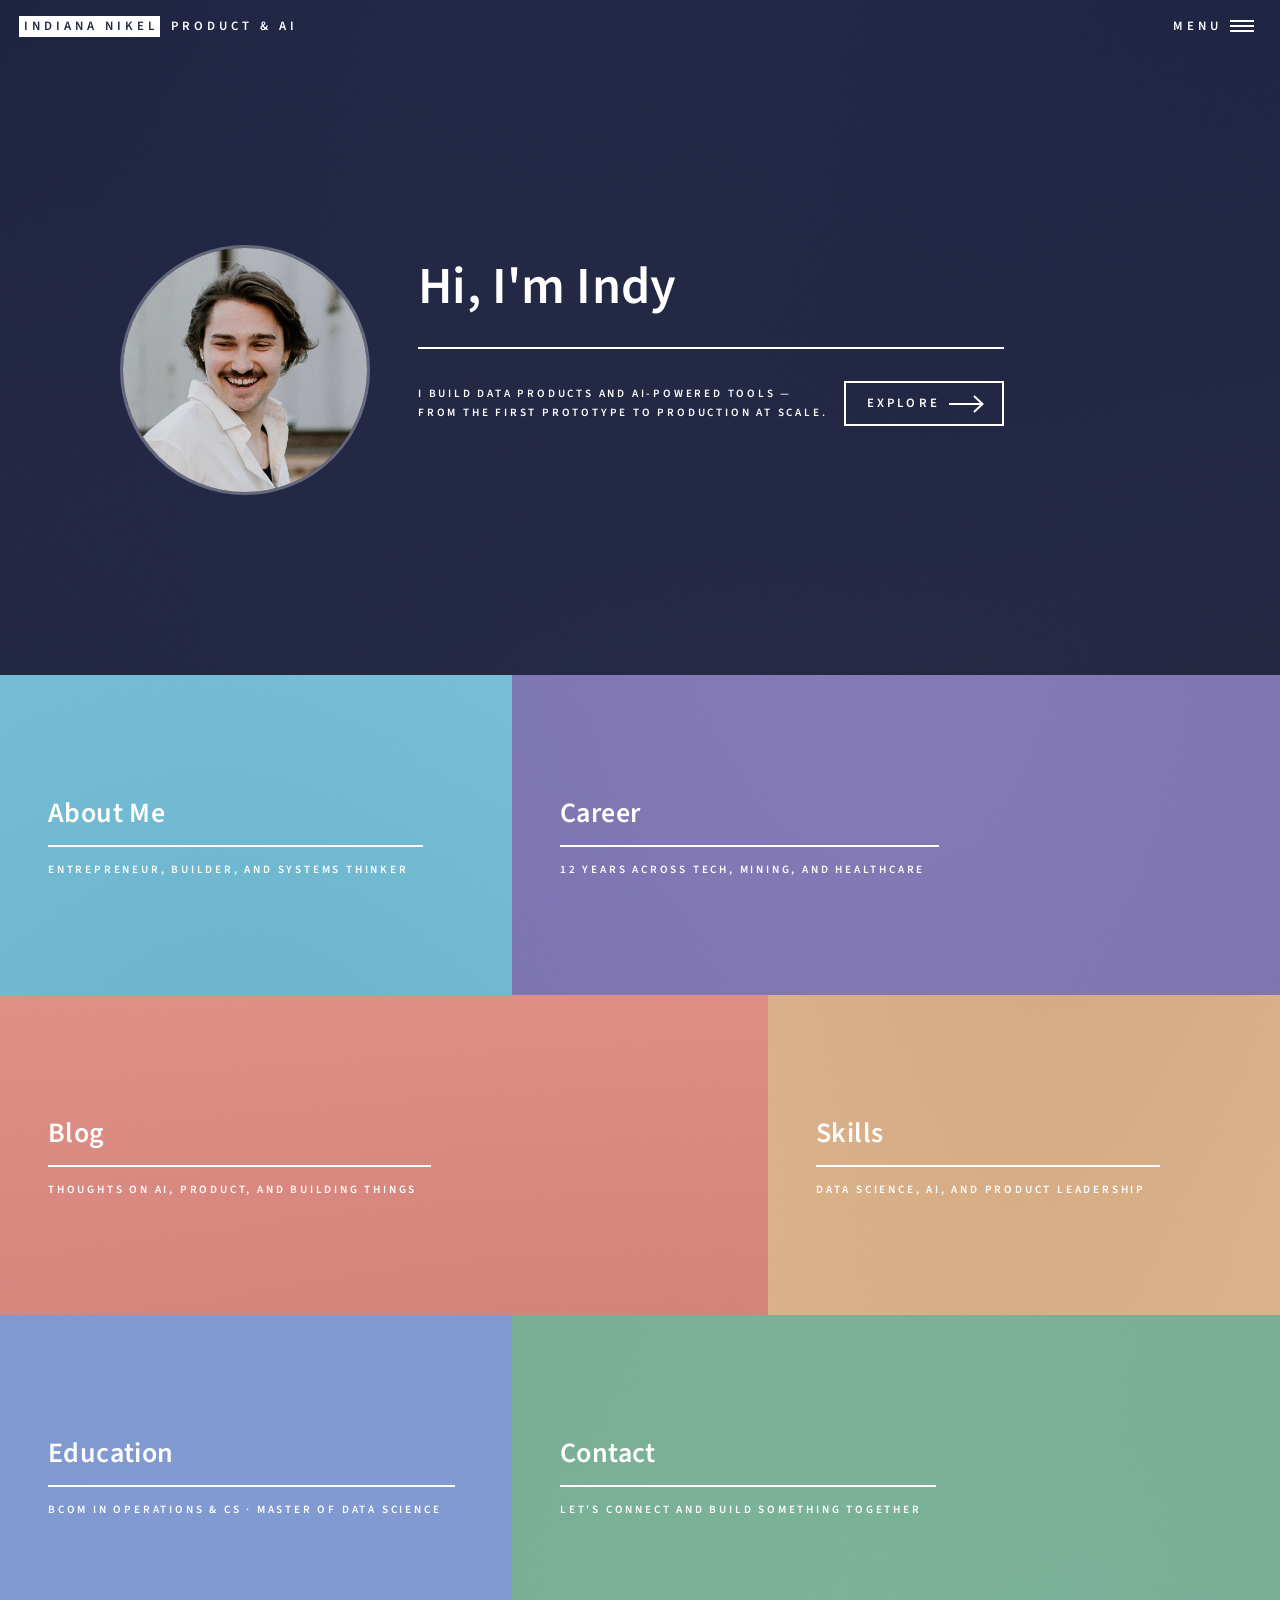
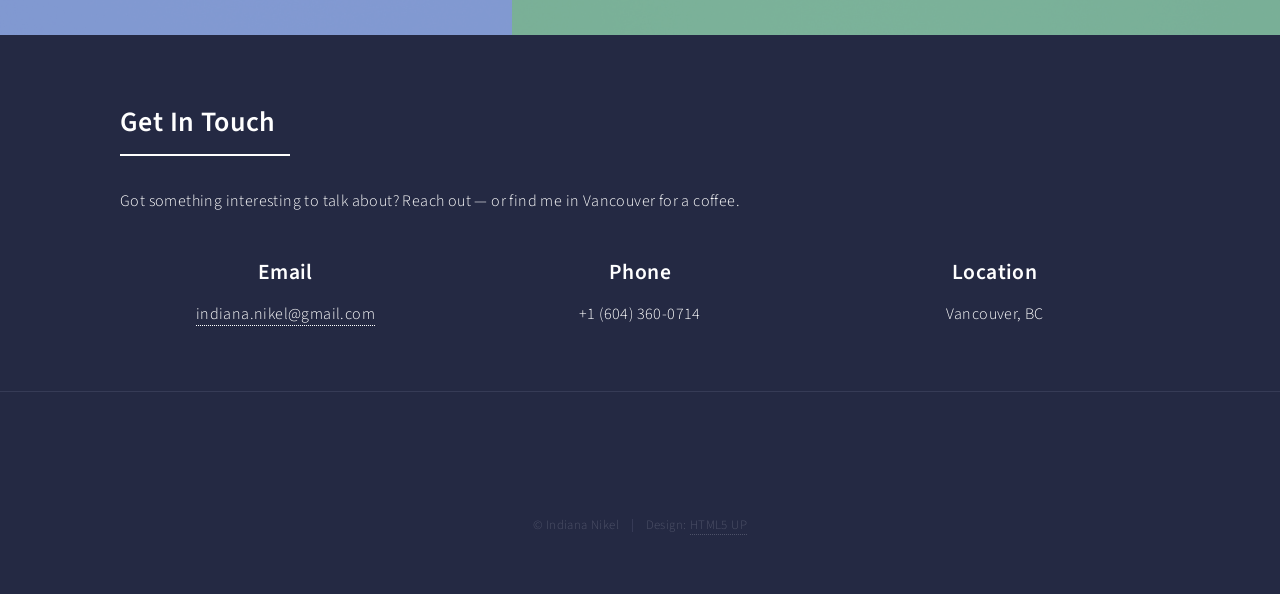
<file: index.html>
<!DOCTYPE HTML>
<!--
	Forty by HTML5 UP
	html5up.net | @ajlkn
	Free for personal and commercial use under the CCA 3.0 license (html5up.net/license)
-->
<html>
	<head>
		<title>Indiana Nikel</title>
		<meta charset="utf-8" />
		<meta name="viewport" content="width=device-width, initial-scale=1, user-scalable=no" />
		<link rel="stylesheet" href="assets/css/main.css" />
		<noscript><link rel="stylesheet" href="assets/css/noscript.css" /></noscript>
		<style>
			.banner-portrait {
				display: flex;
				flex-direction: column;
				align-items: center;
				text-align: center;
				gap: 2em;
			}
			@media (min-width: 980px) {
				.banner-portrait {
					flex-direction: row;
					align-items: flex-start;
					text-align: left;
					gap: 3em;
				}
			}

			.contact-centered {
				text-align: center;
				padding-left: 0;
			}
			.contact-centered .icon {
				position: static;
				display: block;
				margin-bottom: 0.5em;
			}
			@media (max-width: 979px) {
				.contact-centered {
					text-align: left;
					padding-left: 3.25em;
					position: relative;
					margin-bottom: 1.5em;
				}
				.contact-centered .icon {
					position: absolute;
					left: 0;
					top: 0;
					display: inline-block;
					margin-bottom: 0;
				}
			}

			#contact > .inner {
				flex-direction: column !important;
			}
			#contact > .inner > section {
				width: 100% !important;
				border-right: none !important;
				padding-left: 0 !important;
				padding-right: 0 !important;
			}

			#footer .inner {
				text-align: center;
			}
		</style>
	</head>
	<body class="is-preload">

		<!-- Wrapper -->
			<div id="wrapper">

				<!-- Header -->
					<header id="header" class="alt">
						<a href="index.html" class="logo"><strong>Indiana Nikel</strong> <span>Product &amp; AI</span></a>
						<nav>
							<a href="#menu">Menu</a>
						</nav>
					</header>

				<!-- Menu -->
					<nav id="menu">
						<ul class="links">
							<li><a href="index.html">Home</a></li>
							<li><a href="about.html">About</a></li>
							<li><a href="career.html">Career</a></li>
							<li><a href="blog.html">Blog</a></li>
							<li><a href="skills.html">Skills</a></li>
							<li><a href="education.html">Education</a></li>
							<li><a href="#contact" class="scrolly">Contact</a></li>
						</ul>
						<ul class="actions stacked">
							<li><a href="#contact" class="button primary fit scrolly">Get In Touch</a></li>
						</ul>
					</nav>

				<!-- Banner -->
					<section id="banner" class="major">
						<div class="inner banner-portrait">
							<div style="flex-shrink: 0;">
								<img src="images/profile.jpeg" alt="Indiana Nikel" style="border-radius: 50%; width: 250px; height: 250px; object-fit: cover; display: block; border: 3px solid rgba(255,255,255,0.3);" />
							</div>
							<div>
								<header class="major">
									<h1>Hi, I'm Indy</h1>
								</header>
								<div class="content">
									<p>I build data products and AI-powered tools &mdash;<br />
									from the first prototype to production at scale.</p>
									<ul class="actions">
										<li><a href="#one" class="button next scrolly">Explore</a></li>
									</ul>
								</div>
							</div>
						</div>
					</section>

				<!-- Main -->
					<div id="main">

						<!-- Tiles -->
							<section id="one" class="tiles">
								<article>
									<span class="image">
										<img src="images/pic01.jpg" alt="" />
									</span>
									<header class="major">
										<h3><a href="about.html" class="link">About Me</a></h3>
										<p>Entrepreneur, builder, and systems thinker</p>
									</header>
								</article>
								<article>
									<span class="image">
										<img src="images/pic02.jpg" alt="" />
									</span>
									<header class="major">
										<h3><a href="career.html" class="link">Career</a></h3>
										<p>12 years across tech, mining, and healthcare</p>
									</header>
								</article>
								<article>
									<span class="image">
										<img src="images/pic03.jpg" alt="" />
									</span>
									<header class="major">
										<h3><a href="blog.html" class="link">Blog</a></h3>
										<p>Thoughts on AI, product, and building things</p>
									</header>
								</article>
								<article>
									<span class="image">
										<img src="images/pic04.jpg" alt="" />
									</span>
									<header class="major">
										<h3><a href="skills.html" class="link">Skills</a></h3>
										<p>Data science, AI, and product leadership</p>
									</header>
								</article>
								<article>
									<span class="image">
										<img src="images/pic05.jpg" alt="" />
									</span>
									<header class="major">
										<h3><a href="education.html" class="link">Education</a></h3>
										<p>BCom in Operations &amp; CS &middot; Master of Data Science</p>
									</header>
								</article>
								<article>
									<span class="image">
										<img src="images/pic06.jpg" alt="" />
									</span>
									<header class="major">
										<h3><a href="#contact" class="link scrolly">Contact</a></h3>
										<p>Let's connect and build something together</p>
									</header>
								</article>
							</section>

					</div>

				<!-- Contact -->
					<section id="contact">
						<div class="inner">
							<section>
								<header class="major">
									<h2>Get In Touch</h2>
								</header>
								<p>Got something interesting to talk about? Reach out &mdash; or find me in Vancouver for a coffee.</p>
								<div class="row">
									<div class="col-4 col-12-medium">
										<div class="contact-method contact-centered">
											<span class="icon solid alt fa-envelope"></span>
											<h3>Email</h3>
											<a href="mailto:indiana.nikel@gmail.com">indiana.nikel@gmail.com</a>
										</div>
									</div>
									<div class="col-4 col-12-medium">
										<div class="contact-method contact-centered">
											<span class="icon solid alt fa-phone"></span>
											<h3>Phone</h3>
											<span>+1 (604) 360-0714</span>
										</div>
									</div>
									<div class="col-4 col-12-medium">
										<div class="contact-method contact-centered">
											<span class="icon solid alt fa-home"></span>
											<h3>Location</h3>
											<span>Vancouver, BC</span>
										</div>
									</div>
								</div>
							</section>
						</div>
					</section>

				<!-- Footer -->
					<footer id="footer">
						<div class="inner">
							<ul class="icons">
								<li><a href="https://www.linkedin.com/in/indiana-nikel/" class="icon brands alt fa-linkedin-in"><span class="label">LinkedIn</span></a></li>
								<li><a href="https://github.com/indiana-nikel" class="icon brands alt fa-github"><span class="label">GitHub</span></a></li>
								<li><a href="https://x.com/indiana_nikel" class="icon brands alt fa-x-twitter"><span class="label">X</span></a></li>
								<li><a href="https://www.instagram.com/indynikel/" class="icon brands alt fa-instagram"><span class="label">Instagram</span></a></li>

							</ul>
							<ul class="copyright">
								<li>&copy; Indiana Nikel</li><li>Design: <a href="https://html5up.net">HTML5 UP</a></li>
							</ul>
						</div>
					</footer>

			</div>

		<!-- Scripts -->
			<script src="assets/js/jquery.min.js"></script>
			<script src="assets/js/jquery.scrolly.min.js"></script>
			<script src="assets/js/jquery.scrollex.min.js"></script>
			<script src="assets/js/browser.min.js"></script>
			<script src="assets/js/breakpoints.min.js"></script>
			<script src="assets/js/util.js"></script>
			<script src="assets/js/main.js"></script>

	</body>
</html>
</file>
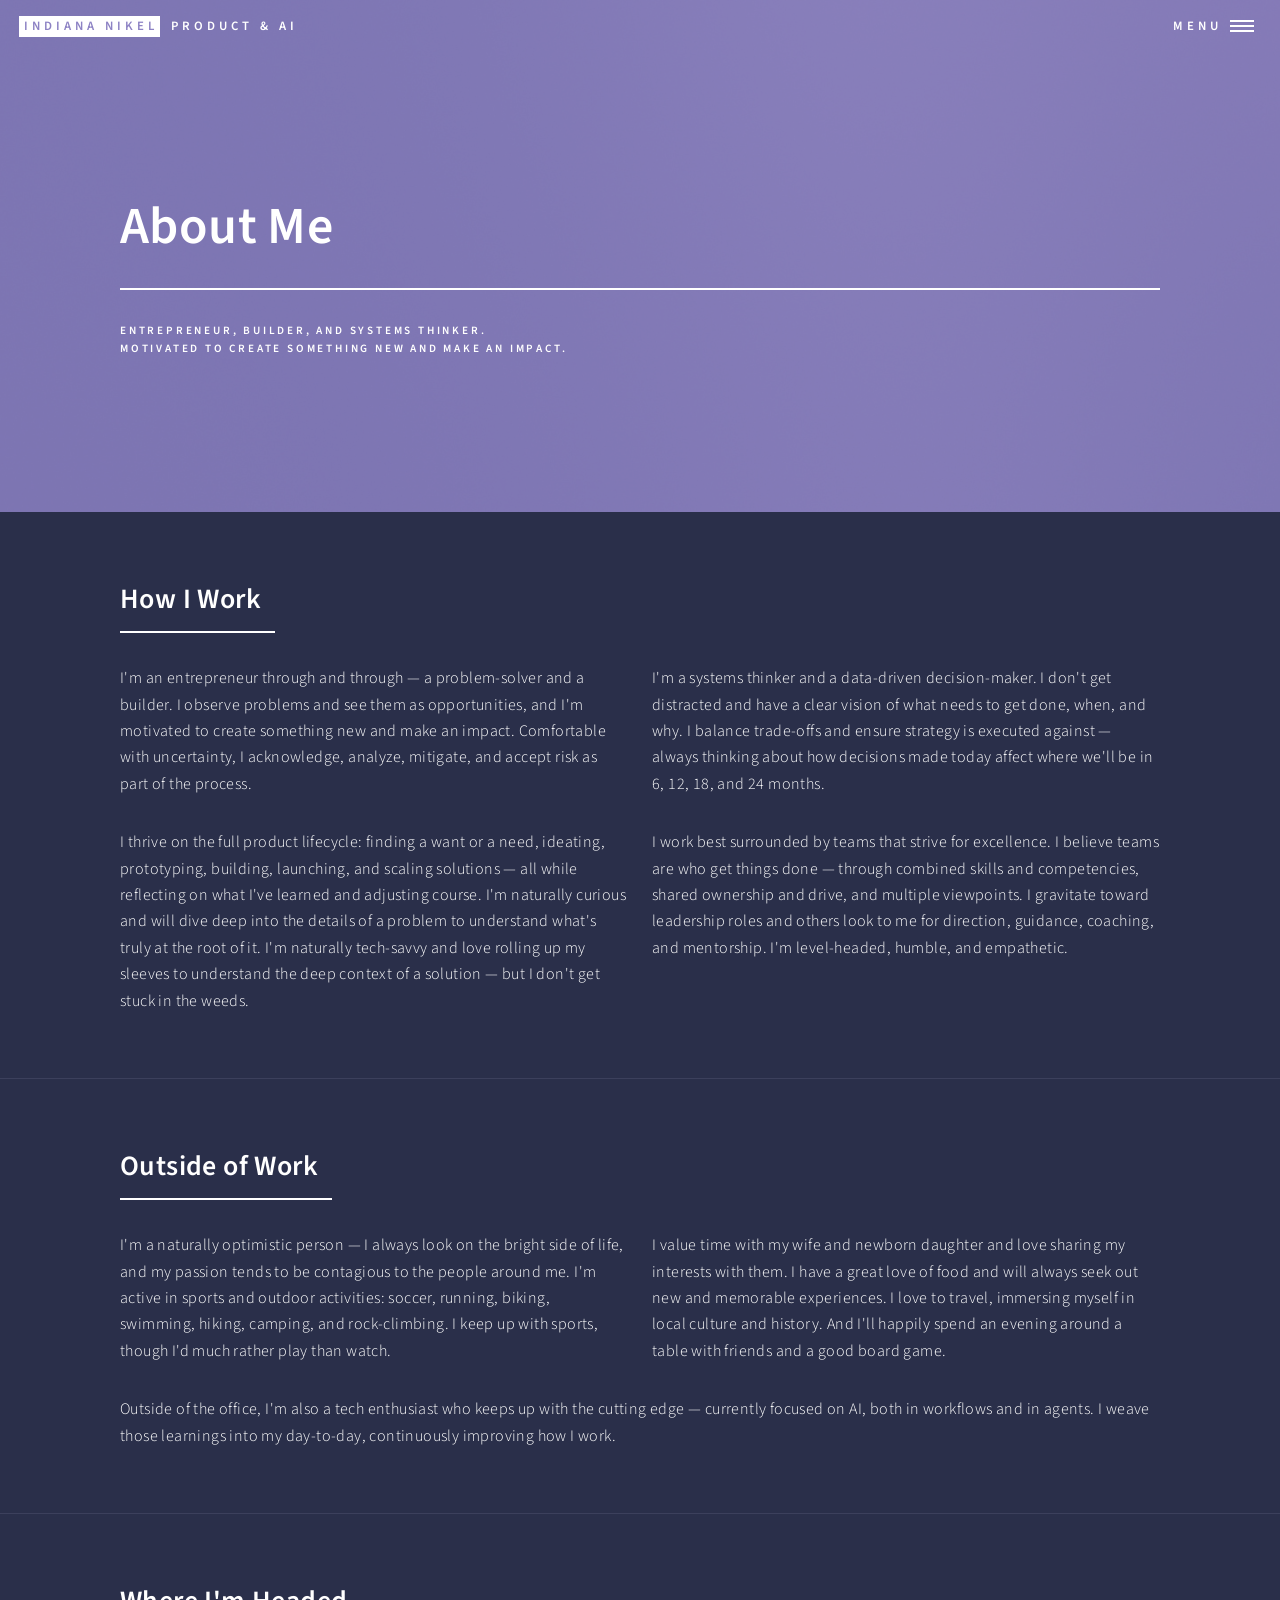
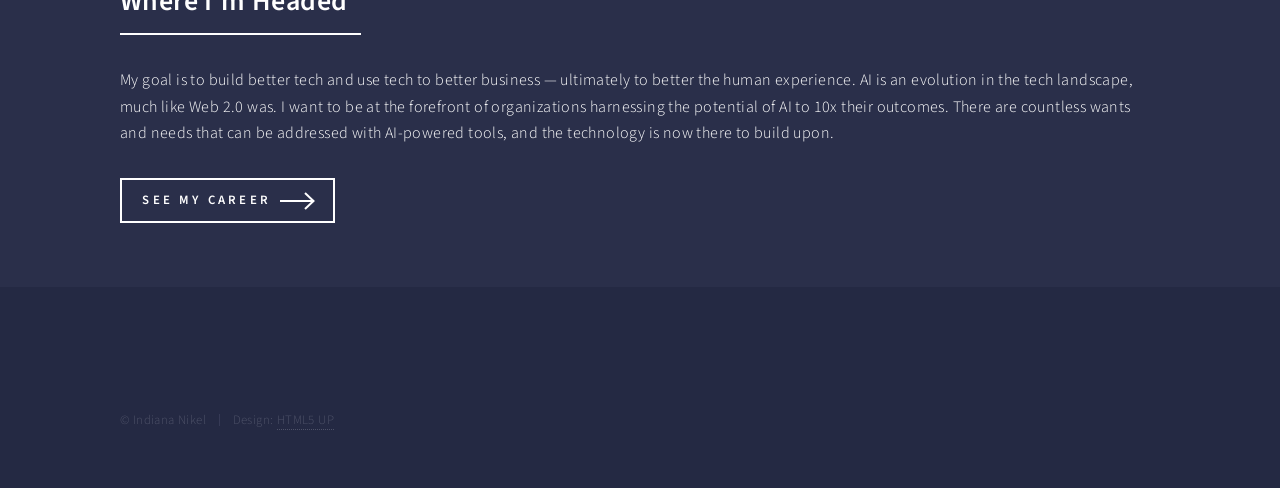
<file: about.html>
<!DOCTYPE HTML>
<!--
	Forty by HTML5 UP
	html5up.net | @ajlkn
	Free for personal and commercial use under the CCA 3.0 license (html5up.net/license)
-->
<html>
	<head>
		<title>About Me | Indiana Nikel</title>
		<meta charset="utf-8" />
		<meta name="viewport" content="width=device-width, initial-scale=1, user-scalable=no" />
		<link rel="stylesheet" href="assets/css/main.css" />
		<noscript><link rel="stylesheet" href="assets/css/noscript.css" /></noscript>
	</head>
	<body class="is-preload">

		<!-- Wrapper -->
			<div id="wrapper">

				<!-- Header -->
					<header id="header" class="alt style2">
						<a href="index.html" class="logo"><strong>Indiana Nikel</strong> <span>Product &amp; AI</span></a>
						<nav>
							<a href="#menu">Menu</a>
						</nav>
					</header>

				<!-- Menu -->
					<nav id="menu">
						<ul class="links">
							<li><a href="index.html">Home</a></li>
							<li><a href="about.html">About</a></li>
							<li><a href="career.html">Career</a></li>
							<li><a href="blog.html">Blog</a></li>
							<li><a href="skills.html">Skills</a></li>
							<li><a href="education.html">Education</a></li>
							<li><a href="index.html#contact">Contact</a></li>
						</ul>
						<ul class="actions stacked">
							<li><a href="index.html#contact" class="button primary fit">Get In Touch</a></li>
						</ul>
					</nav>

				<!-- Banner -->
					<section id="banner" class="style2">
						<div class="inner">
							<span class="image">
								<img src="images/pic07.jpg" alt="" />
							</span>
							<header class="major">
								<h1>About Me</h1>
							</header>
							<div class="content">
								<p>Entrepreneur, builder, and systems thinker.<br />
								Motivated to create something new and make an impact.</p>
							</div>
						</div>
					</section>

				<!-- Main -->
					<div id="main">
					<!-- Professional -->
							<section id="one">
								<div class="inner">
									<header class="major">
										<h2>How I Work</h2>
									</header>
									<div class="row">
										<div class="col-6 col-12-small">
											<p>I'm an entrepreneur through and through &mdash; a problem-solver and a builder. I observe problems and see them as opportunities, and I'm motivated to create something new and make an impact. Comfortable with uncertainty, I acknowledge, analyze, mitigate, and accept risk as part of the process.</p>
											<p>I thrive on the full product lifecycle: finding a want or a need, ideating, prototyping, building, launching, and scaling solutions &mdash; all while reflecting on what I've learned and adjusting course. I'm naturally curious and will dive deep into the details of a problem to understand what's truly at the root of it. I'm naturally tech-savvy and love rolling up my sleeves to understand the deep context of a solution &mdash; but I don't get stuck in the weeds.</p>
										</div>
										<div class="col-6 col-12-small">
											<p>I'm a systems thinker and a data-driven decision-maker. I don't get distracted and have a clear vision of what needs to get done, when, and why. I balance trade-offs and ensure strategy is executed against &mdash; always thinking about how decisions made today affect where we'll be in 6, 12, 18, and 24 months.</p>
											<p>I work best surrounded by teams that strive for excellence. I believe teams are who get things done &mdash; through combined skills and competencies, shared ownership and drive, and multiple viewpoints. I gravitate toward leadership roles and others look to me for direction, guidance, coaching, and mentorship. I'm level-headed, humble, and empathetic.</p>
										</div>
									</div>
								</div>
							</section>

						<!-- Personal -->
							<section id="two">
								<div class="inner">
									<header class="major">
										<h2>Outside of Work</h2>
									</header>
									<div class="row">
										<div class="col-6 col-12-small">
											<p>I'm a naturally optimistic person &mdash; I always look on the bright side of life, and my passion tends to be contagious to the people around me. I'm active in sports and outdoor activities: soccer, running, biking, swimming, hiking, camping, and rock-climbing. I keep up with sports, though I'd much rather play than watch.</p>
										</div>
										<div class="col-6 col-12-small">
											<p>I value time with my wife and newborn daughter and love sharing my interests with them. I have a great love of food and will always seek out new and memorable experiences. I love to travel, immersing myself in local culture and history. And I'll happily spend an evening around a table with friends and a good board game.</p>
										</div>
									</div>
									<p>Outside of the office, I'm also a tech enthusiast who keeps up with the cutting edge &mdash; currently focused on AI, both in workflows and in agents. I weave those learnings into my day-to-day, continuously improving how I work.</p>
								</div>
							</section>

						<!-- Goal -->
							<section id="three">
								<div class="inner">
									<header class="major">
										<h2>Where I'm Headed</h2>
									</header>
									<p>My goal is to build better tech and use tech to better business &mdash; ultimately to better the human experience. AI is an evolution in the tech landscape, much like Web 2.0 was. I want to be at the forefront of organizations harnessing the potential of AI to 10x their outcomes. There are countless wants and needs that can be addressed with AI-powered tools, and the technology is now there to build upon.</p>
									<ul class="actions">
										<li><a href="career.html" class="button next">See My Career</a></li>
									</ul>
								</div>
							</section>

					</div>

				<!-- Footer -->
					<footer id="footer">
						<div class="inner">
							<ul class="icons">
								<li><a href="https://www.linkedin.com/in/indiana-nikel/" class="icon brands alt fa-linkedin-in"><span class="label">LinkedIn</span></a></li>
								<li><a href="https://github.com/indiana-nikel" class="icon brands alt fa-github"><span class="label">GitHub</span></a></li>
								<li><a href="https://x.com/indiana_nikel" class="icon brands alt fa-x-twitter"><span class="label">X</span></a></li>
								<li><a href="https://www.instagram.com/indynikel/" class="icon brands alt fa-instagram"><span class="label">Instagram</span></a></li>

							</ul>
							<ul class="copyright">
								<li>&copy; Indiana Nikel</li><li>Design: <a href="https://html5up.net">HTML5 UP</a></li>
							</ul>
						</div>
					</footer>

			</div>

		<!-- Scripts -->
			<script src="assets/js/jquery.min.js"></script>
			<script src="assets/js/jquery.scrolly.min.js"></script>
			<script src="assets/js/jquery.scrollex.min.js"></script>
			<script src="assets/js/browser.min.js"></script>
			<script src="assets/js/breakpoints.min.js"></script>
			<script src="assets/js/util.js"></script>
			<script src="assets/js/main.js"></script>

	</body>
</html>
</file>
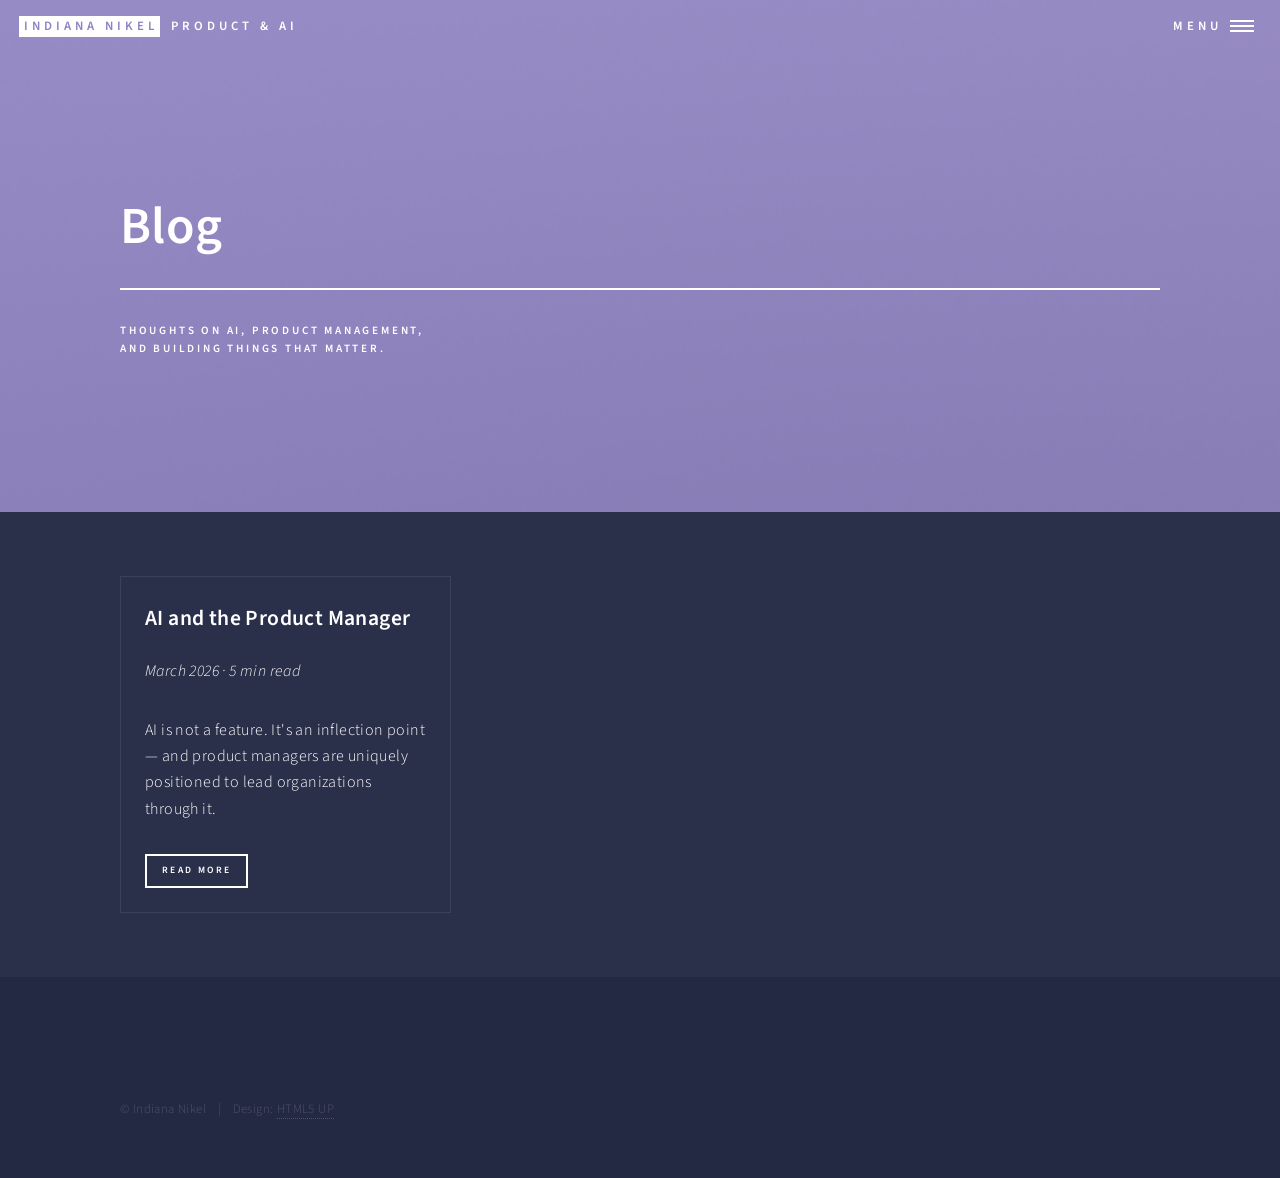
<file: blog.html>
<!DOCTYPE HTML>
<!--
	Forty by HTML5 UP
	html5up.net | @ajlkn
	Free for personal and commercial use under the CCA 3.0 license (html5up.net/license)
-->
<html>
	<head>
		<title>Blog | Indiana Nikel</title>
		<meta charset="utf-8" />
		<meta name="viewport" content="width=device-width, initial-scale=1, user-scalable=no" />
		<link rel="stylesheet" href="assets/css/main.css" />
		<noscript><link rel="stylesheet" href="assets/css/noscript.css" /></noscript>
	</head>
	<body class="is-preload">

		<!-- Wrapper -->
			<div id="wrapper">

				<!-- Header -->
					<header id="header" class="alt style2">
						<a href="index.html" class="logo"><strong>Indiana Nikel</strong> <span>Product &amp; AI</span></a>
						<nav>
							<a href="#menu">Menu</a>
						</nav>
					</header>

				<!-- Menu -->
					<nav id="menu">
						<ul class="links">
							<li><a href="index.html">Home</a></li>
							<li><a href="about.html">About</a></li>
							<li><a href="career.html">Career</a></li>
							<li><a href="blog.html">Blog</a></li>
							<li><a href="skills.html">Skills</a></li>
							<li><a href="education.html">Education</a></li>
							<li><a href="index.html#contact">Contact</a></li>
						</ul>
						<ul class="actions stacked">
							<li><a href="index.html#contact" class="button primary fit">Get In Touch</a></li>
						</ul>
					</nav>

				<!-- Banner -->
					<section id="banner" class="style2">
						<div class="inner">
							<span class="image">
								<img src="images/pic03.jpg" alt="" />
							</span>
							<header class="major">
								<h1>Blog</h1>
							</header>
							<div class="content">
								<p>Thoughts on AI, product management,<br />
								and building things that matter.</p>
							</div>
						</div>
					</section>

				<!-- Main -->
					<div id="main">

						<section id="one">
							<div class="inner">
								<div class="row">

									<!-- Blog Post Card -->
									<!-- To add a new post: copy one of the article blocks below,
									     update the href, title, date, and excerpt,
									     and place it before the others (newest first). -->

									<div class="col-4 col-12-medium">
										<div class="box">
											<h3><a href="blog/ai-and-the-product-manager.html">AI and the Product Manager</a></h3>
											<p><em>March 2026 &middot; 5 min read</em></p>
											<p>AI is not a feature. It's an inflection point &mdash; and product managers are uniquely positioned to lead organizations through it.</p>
											<ul class="actions">
												<li><a href="blog/ai-and-the-product-manager.html" class="button small">Read More</a></li>
											</ul>
										</div>
									</div>

									<!-- End Blog Post Cards -->

								</div>
							</div>
						</section>

					</div>

				<!-- Footer -->
					<footer id="footer">
						<div class="inner">
							<ul class="icons">
								<li><a href="https://www.linkedin.com/in/indiana-nikel/" class="icon brands alt fa-linkedin-in"><span class="label">LinkedIn</span></a></li>
								<li><a href="https://github.com/indiana-nikel" class="icon brands alt fa-github"><span class="label">GitHub</span></a></li>
								<li><a href="https://x.com/indiana_nikel" class="icon brands alt fa-x-twitter"><span class="label">X</span></a></li>
								<li><a href="https://www.instagram.com/indynikel/" class="icon brands alt fa-instagram"><span class="label">Instagram</span></a></li>

							</ul>
							<ul class="copyright">
								<li>&copy; Indiana Nikel</li><li>Design: <a href="https://html5up.net">HTML5 UP</a></li>
							</ul>
						</div>
					</footer>

			</div>

		<!-- Scripts -->
			<script src="assets/js/jquery.min.js"></script>
			<script src="assets/js/jquery.scrolly.min.js"></script>
			<script src="assets/js/jquery.scrollex.min.js"></script>
			<script src="assets/js/browser.min.js"></script>
			<script src="assets/js/breakpoints.min.js"></script>
			<script src="assets/js/util.js"></script>
			<script src="assets/js/main.js"></script>

	</body>
</html>
</file>
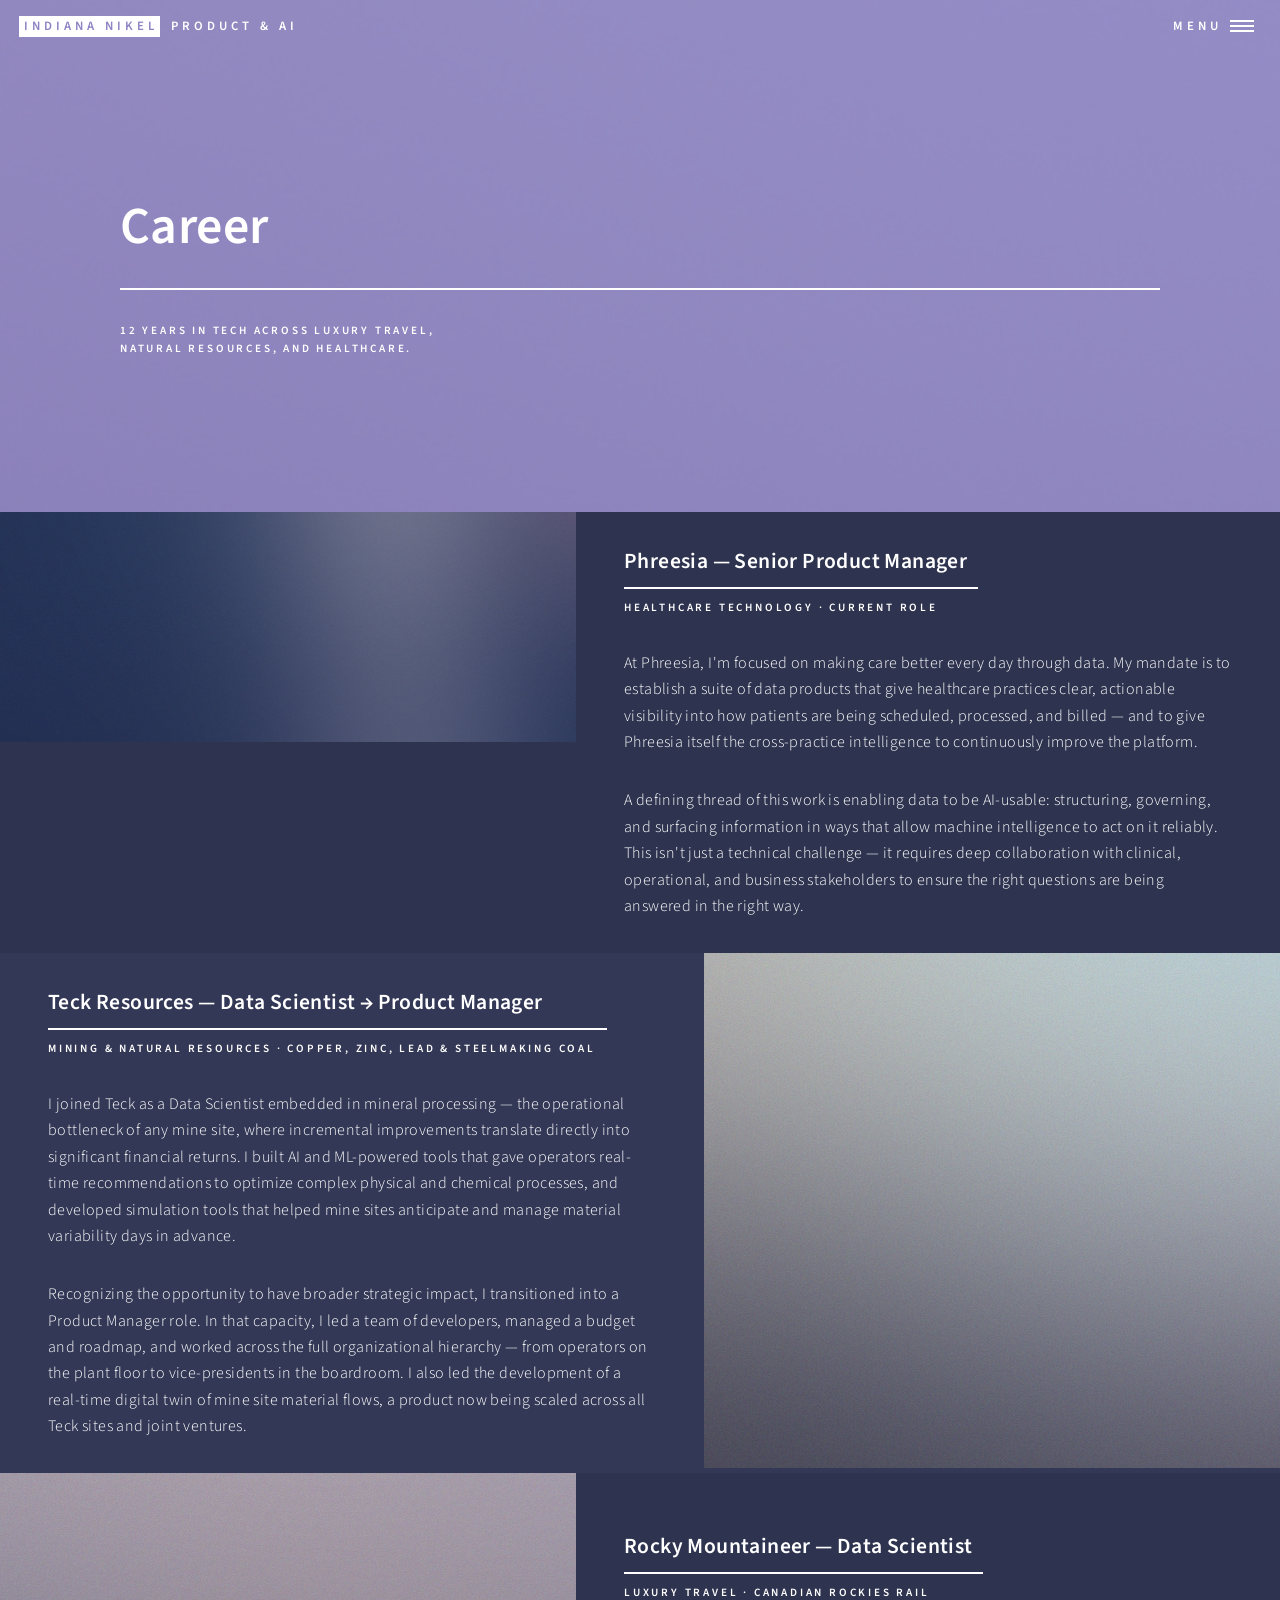
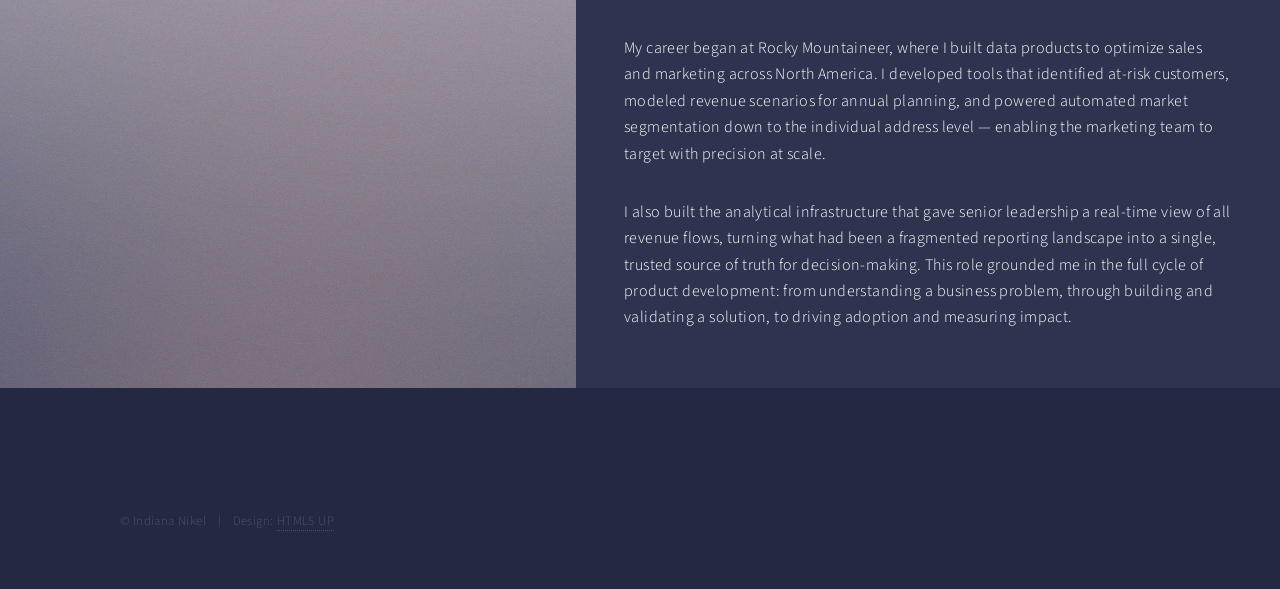
<file: career.html>
<!DOCTYPE HTML>
<!--
	Forty by HTML5 UP
	html5up.net | @ajlkn
	Free for personal and commercial use under the CCA 3.0 license (html5up.net/license)
-->
<html>
	<head>
		<title>Career | Indiana Nikel</title>
		<meta charset="utf-8" />
		<meta name="viewport" content="width=device-width, initial-scale=1, user-scalable=no" />
		<link rel="stylesheet" href="assets/css/main.css" />
		<noscript><link rel="stylesheet" href="assets/css/noscript.css" /></noscript>
	</head>
	<body class="is-preload">

		<!-- Wrapper -->
			<div id="wrapper">

				<!-- Header -->
					<header id="header" class="alt style2">
						<a href="index.html" class="logo"><strong>Indiana Nikel</strong> <span>Product &amp; AI</span></a>
						<nav>
							<a href="#menu">Menu</a>
						</nav>
					</header>

				<!-- Menu -->
					<nav id="menu">
						<ul class="links">
							<li><a href="index.html">Home</a></li>
							<li><a href="about.html">About</a></li>
							<li><a href="career.html">Career</a></li>
							<li><a href="blog.html">Blog</a></li>
							<li><a href="skills.html">Skills</a></li>
							<li><a href="education.html">Education</a></li>
							<li><a href="index.html#contact">Contact</a></li>
						</ul>
						<ul class="actions stacked">
							<li><a href="index.html#contact" class="button primary fit">Get In Touch</a></li>
						</ul>
					</nav>

				<!-- Banner -->
					<section id="banner" class="style2">
						<div class="inner">
							<span class="image">
								<img src="images/pic08.jpg" alt="" />
							</span>
							<header class="major">
								<h1>Career</h1>
							</header>
							<div class="content">
								<p>12 years in tech across luxury travel,<br />
								natural resources, and healthcare.</p>
							</div>
						</div>
					</section>

				<!-- Main -->
					<div id="main">

						<!-- Spotlights -->
							<section id="one" class="spotlights">

								<section>
									<span class="image">
										<img src="images/pic07.jpg" alt="" data-position="center center" />
									</span>
									<div class="content">
										<div class="inner">
											<header class="major">
												<h3>Phreesia &mdash; Senior Product Manager</h3>
												<p>Healthcare Technology &middot; Current Role</p>
											</header>
											<p>At Phreesia, I'm focused on making care better every day through data. My mandate is to establish a suite of data products that give healthcare practices clear, actionable visibility into how patients are being scheduled, processed, and billed &mdash; and to give Phreesia itself the cross-practice intelligence to continuously improve the platform.</p>
											<p>A defining thread of this work is enabling data to be AI-usable: structuring, governing, and surfacing information in ways that allow machine intelligence to act on it reliably. This isn't just a technical challenge &mdash; it requires deep collaboration with clinical, operational, and business stakeholders to ensure the right questions are being answered in the right way.</p>
										</div>
									</div>
								</section>

								<section>
									<span class="image">
										<img src="images/pic08.jpg" alt="" data-position="top center" />
									</span>
									<div class="content">
										<div class="inner">
											<header class="major">
												<h3>Teck Resources &mdash; Data Scientist &rarr; Product Manager</h3>
												<p>Mining &amp; Natural Resources &middot; Copper, Zinc, Lead &amp; Steelmaking Coal</p>
											</header>
											<p>I joined Teck as a Data Scientist embedded in mineral processing &mdash; the operational bottleneck of any mine site, where incremental improvements translate directly into significant financial returns. I built AI and ML-powered tools that gave operators real-time recommendations to optimize complex physical and chemical processes, and developed simulation tools that helped mine sites anticipate and manage material variability days in advance.</p>
											<p>Recognizing the opportunity to have broader strategic impact, I transitioned into a Product Manager role. In that capacity, I led a team of developers, managed a budget and roadmap, and worked across the full organizational hierarchy &mdash; from operators on the plant floor to vice-presidents in the boardroom. I also led the development of a real-time digital twin of mine site material flows, a product now being scaled across all Teck sites and joint ventures.</p>
										</div>
									</div>
								</section>

								<section>
									<span class="image">
										<img src="images/pic09.jpg" alt="" data-position="25% 25%" />
									</span>
									<div class="content">
										<div class="inner">
											<header class="major">
												<h3>Rocky Mountaineer &mdash; Data Scientist</h3>
												<p>Luxury Travel &middot; Canadian Rockies Rail</p>
											</header>
											<p>My career began at Rocky Mountaineer, where I built data products to optimize sales and marketing across North America. I developed tools that identified at-risk customers, modeled revenue scenarios for annual planning, and powered automated market segmentation down to the individual address level &mdash; enabling the marketing team to target with precision at scale.</p>
											<p>I also built the analytical infrastructure that gave senior leadership a real-time view of all revenue flows, turning what had been a fragmented reporting landscape into a single, trusted source of truth for decision-making. This role grounded me in the full cycle of product development: from understanding a business problem, through building and validating a solution, to driving adoption and measuring impact.</p>
										</div>
									</div>
								</section>

							</section>

					</div>

				<!-- Footer -->
					<footer id="footer">
						<div class="inner">
							<ul class="icons">
								<li><a href="https://www.linkedin.com/in/indiana-nikel/" class="icon brands alt fa-linkedin-in"><span class="label">LinkedIn</span></a></li>
								<li><a href="https://github.com/indiana-nikel" class="icon brands alt fa-github"><span class="label">GitHub</span></a></li>
								<li><a href="https://x.com/indiana_nikel" class="icon brands alt fa-x-twitter"><span class="label">X</span></a></li>
								<li><a href="https://www.instagram.com/indynikel/" class="icon brands alt fa-instagram"><span class="label">Instagram</span></a></li>

							</ul>
							<ul class="copyright">
								<li>&copy; Indiana Nikel</li><li>Design: <a href="https://html5up.net">HTML5 UP</a></li>
							</ul>
						</div>
					</footer>

			</div>

		<!-- Scripts -->
			<script src="assets/js/jquery.min.js"></script>
			<script src="assets/js/jquery.scrolly.min.js"></script>
			<script src="assets/js/jquery.scrollex.min.js"></script>
			<script src="assets/js/browser.min.js"></script>
			<script src="assets/js/breakpoints.min.js"></script>
			<script src="assets/js/util.js"></script>
			<script src="assets/js/main.js"></script>

	</body>
</html>
</file>
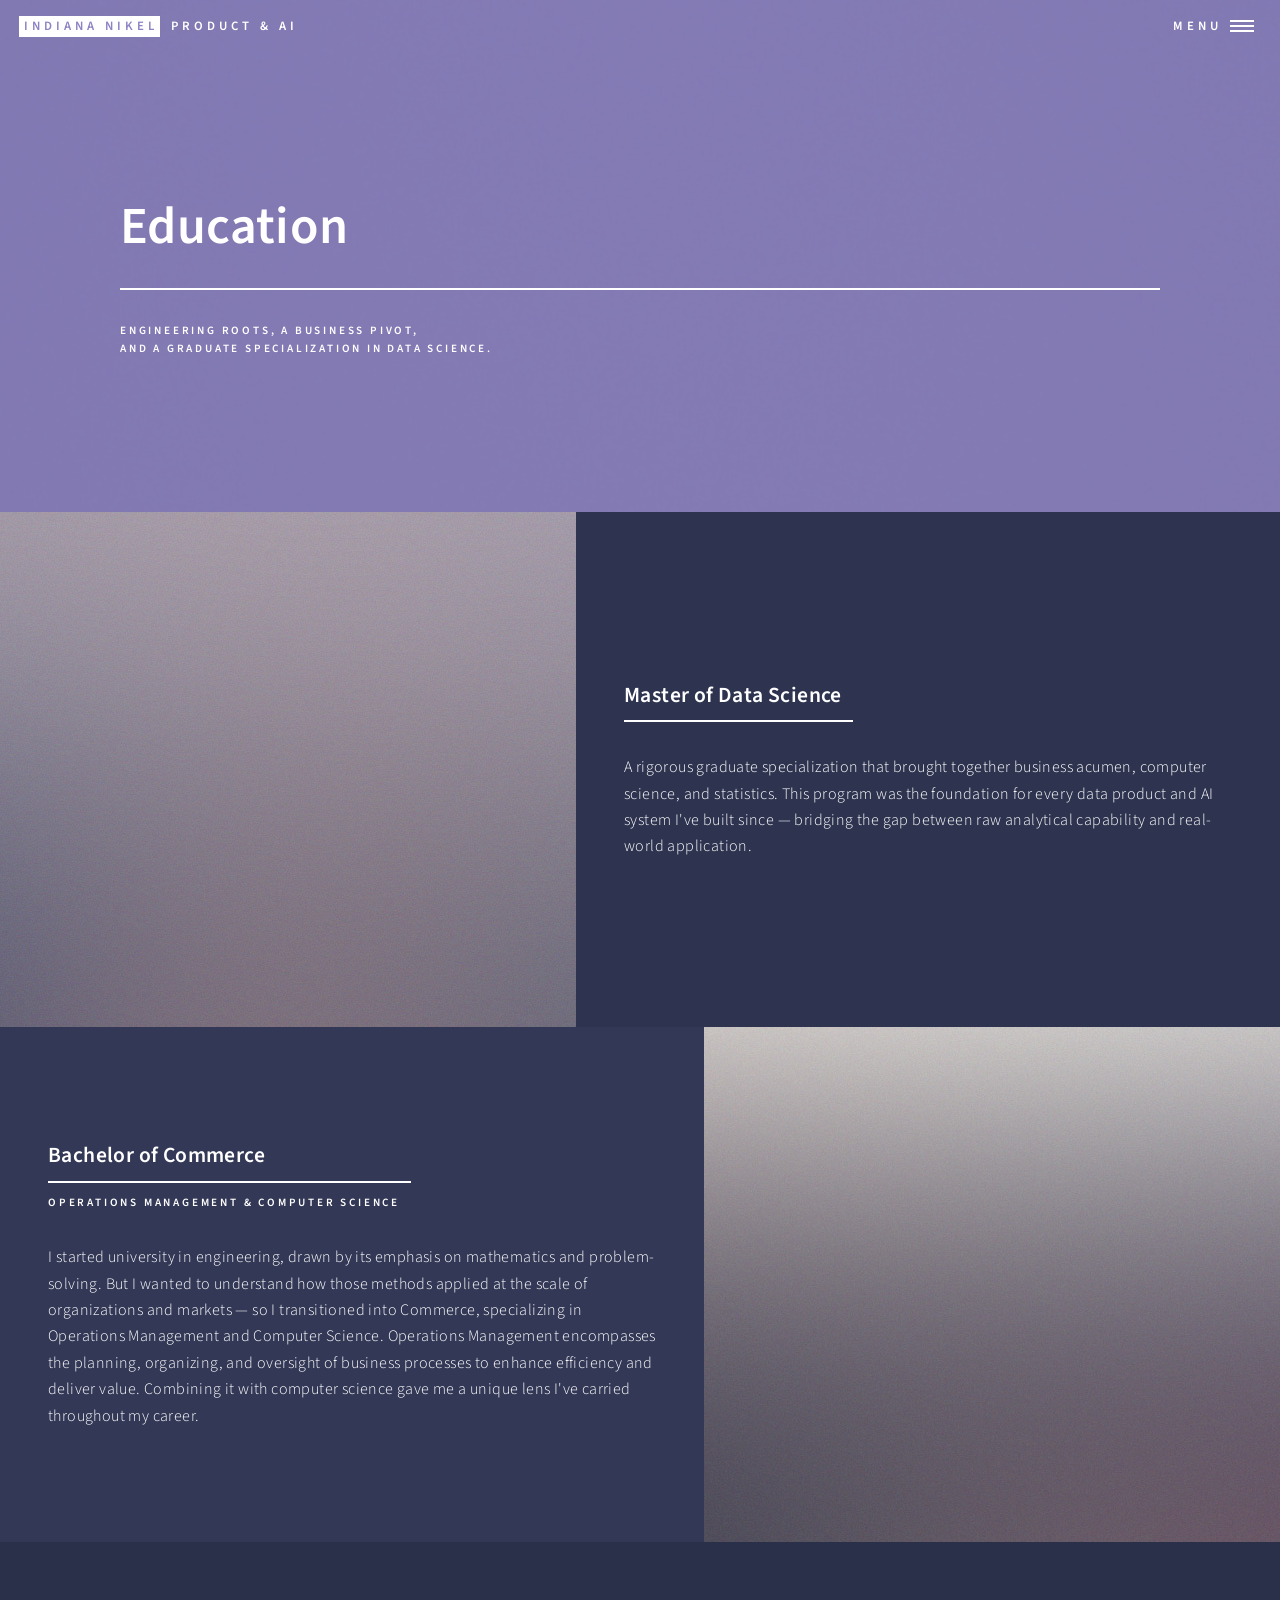
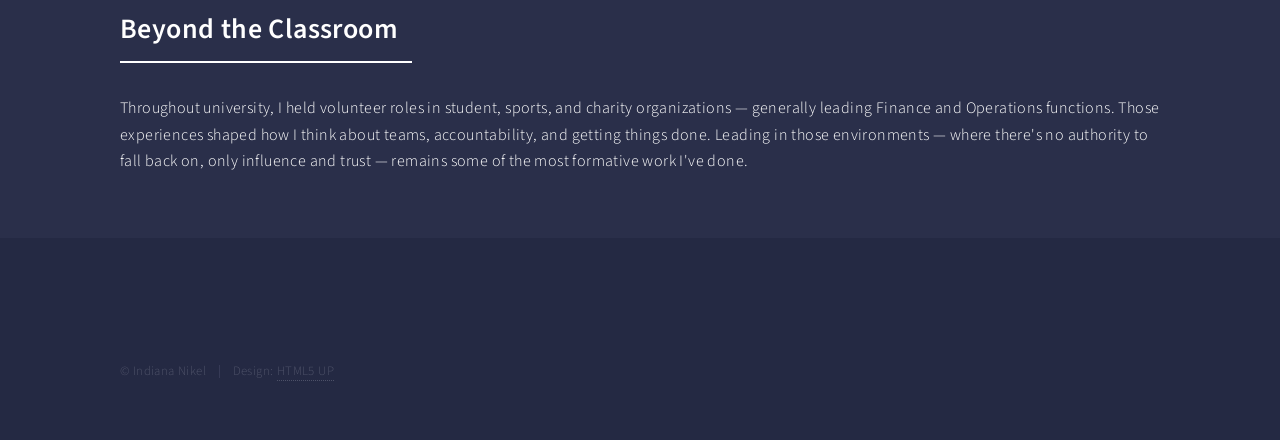
<file: education.html>
<!DOCTYPE HTML>
<!--
	Forty by HTML5 UP
	html5up.net | @ajlkn
	Free for personal and commercial use under the CCA 3.0 license (html5up.net/license)
-->
<html>
	<head>
		<title>Education | Indiana Nikel</title>
		<meta charset="utf-8" />
		<meta name="viewport" content="width=device-width, initial-scale=1, user-scalable=no" />
		<link rel="stylesheet" href="assets/css/main.css" />
		<noscript><link rel="stylesheet" href="assets/css/noscript.css" /></noscript>
	</head>
	<body class="is-preload">

		<!-- Wrapper -->
			<div id="wrapper">

				<!-- Header -->
					<header id="header" class="alt style2">
						<a href="index.html" class="logo"><strong>Indiana Nikel</strong> <span>Product &amp; AI</span></a>
						<nav>
							<a href="#menu">Menu</a>
						</nav>
					</header>

				<!-- Menu -->
					<nav id="menu">
						<ul class="links">
							<li><a href="index.html">Home</a></li>
							<li><a href="about.html">About</a></li>
							<li><a href="career.html">Career</a></li>
							<li><a href="blog.html">Blog</a></li>
							<li><a href="skills.html">Skills</a></li>
							<li><a href="education.html">Education</a></li>
							<li><a href="index.html#contact">Contact</a></li>
						</ul>
						<ul class="actions stacked">
							<li><a href="index.html#contact" class="button primary fit">Get In Touch</a></li>
						</ul>
					</nav>

				<!-- Banner -->
					<section id="banner" class="style2">
						<div class="inner">
							<span class="image">
								<img src="images/pic05.jpg" alt="" />
							</span>
							<header class="major">
								<h1>Education</h1>
							</header>
							<div class="content">
								<p>Engineering roots, a business pivot,<br />
								and a graduate specialization in data science.</p>
							</div>
						</div>
					</section>

				<!-- Main -->
					<div id="main">

						<!-- Degrees -->
							<section id="one" class="spotlights">

								<section>
									<span class="image">
										<img src="images/pic09.jpg" alt="" data-position="center center" />
									</span>
									<div class="content">
										<div class="inner">
											<header class="major">
												<h3>Master of Data Science</h3>
											</header>
											<p>A rigorous graduate specialization that brought together business acumen, computer science, and statistics. This program was the foundation for every data product and AI system I've built since &mdash; bridging the gap between raw analytical capability and real-world application.</p>
										</div>
									</div>
								</section>

								<section>
									<span class="image">
										<img src="images/pic10.jpg" alt="" data-position="top center" />
									</span>
									<div class="content">
										<div class="inner">
											<header class="major">
												<h3>Bachelor of Commerce</h3>
												<p>Operations Management &amp; Computer Science</p>
											</header>
											<p>I started university in engineering, drawn by its emphasis on mathematics and problem-solving. But I wanted to understand how those methods applied at the scale of organizations and markets &mdash; so I transitioned into Commerce, specializing in Operations Management and Computer Science. Operations Management encompasses the planning, organizing, and oversight of business processes to enhance efficiency and deliver value. Combining it with computer science gave me a unique lens I've carried throughout my career.</p>
										</div>
									</div>
								</section>

							</section>

						<!-- Extracurricular -->
							<section id="two">
								<div class="inner">
									<header class="major">
										<h2>Beyond the Classroom</h2>
									</header>
									<p>Throughout university, I held volunteer roles in student, sports, and charity organizations &mdash; generally leading Finance and Operations functions. Those experiences shaped how I think about teams, accountability, and getting things done. Leading in those environments &mdash; where there's no authority to fall back on, only influence and trust &mdash; remains some of the most formative work I've done.</p>
								</div>
							</section>

					</div>

				<!-- Footer -->
					<footer id="footer">
						<div class="inner">
							<ul class="icons">
								<li><a href="https://www.linkedin.com/in/indiana-nikel/" class="icon brands alt fa-linkedin-in"><span class="label">LinkedIn</span></a></li>
								<li><a href="https://github.com/indiana-nikel" class="icon brands alt fa-github"><span class="label">GitHub</span></a></li>
								<li><a href="https://x.com/indiana_nikel" class="icon brands alt fa-x-twitter"><span class="label">X</span></a></li>
								<li><a href="https://www.instagram.com/indynikel/" class="icon brands alt fa-instagram"><span class="label">Instagram</span></a></li>

							</ul>
							<ul class="copyright">
								<li>&copy; Indiana Nikel</li><li>Design: <a href="https://html5up.net">HTML5 UP</a></li>
							</ul>
						</div>
					</footer>

			</div>

		<!-- Scripts -->
			<script src="assets/js/jquery.min.js"></script>
			<script src="assets/js/jquery.scrolly.min.js"></script>
			<script src="assets/js/jquery.scrollex.min.js"></script>
			<script src="assets/js/browser.min.js"></script>
			<script src="assets/js/breakpoints.min.js"></script>
			<script src="assets/js/util.js"></script>
			<script src="assets/js/main.js"></script>

	</body>
</html>
</file>
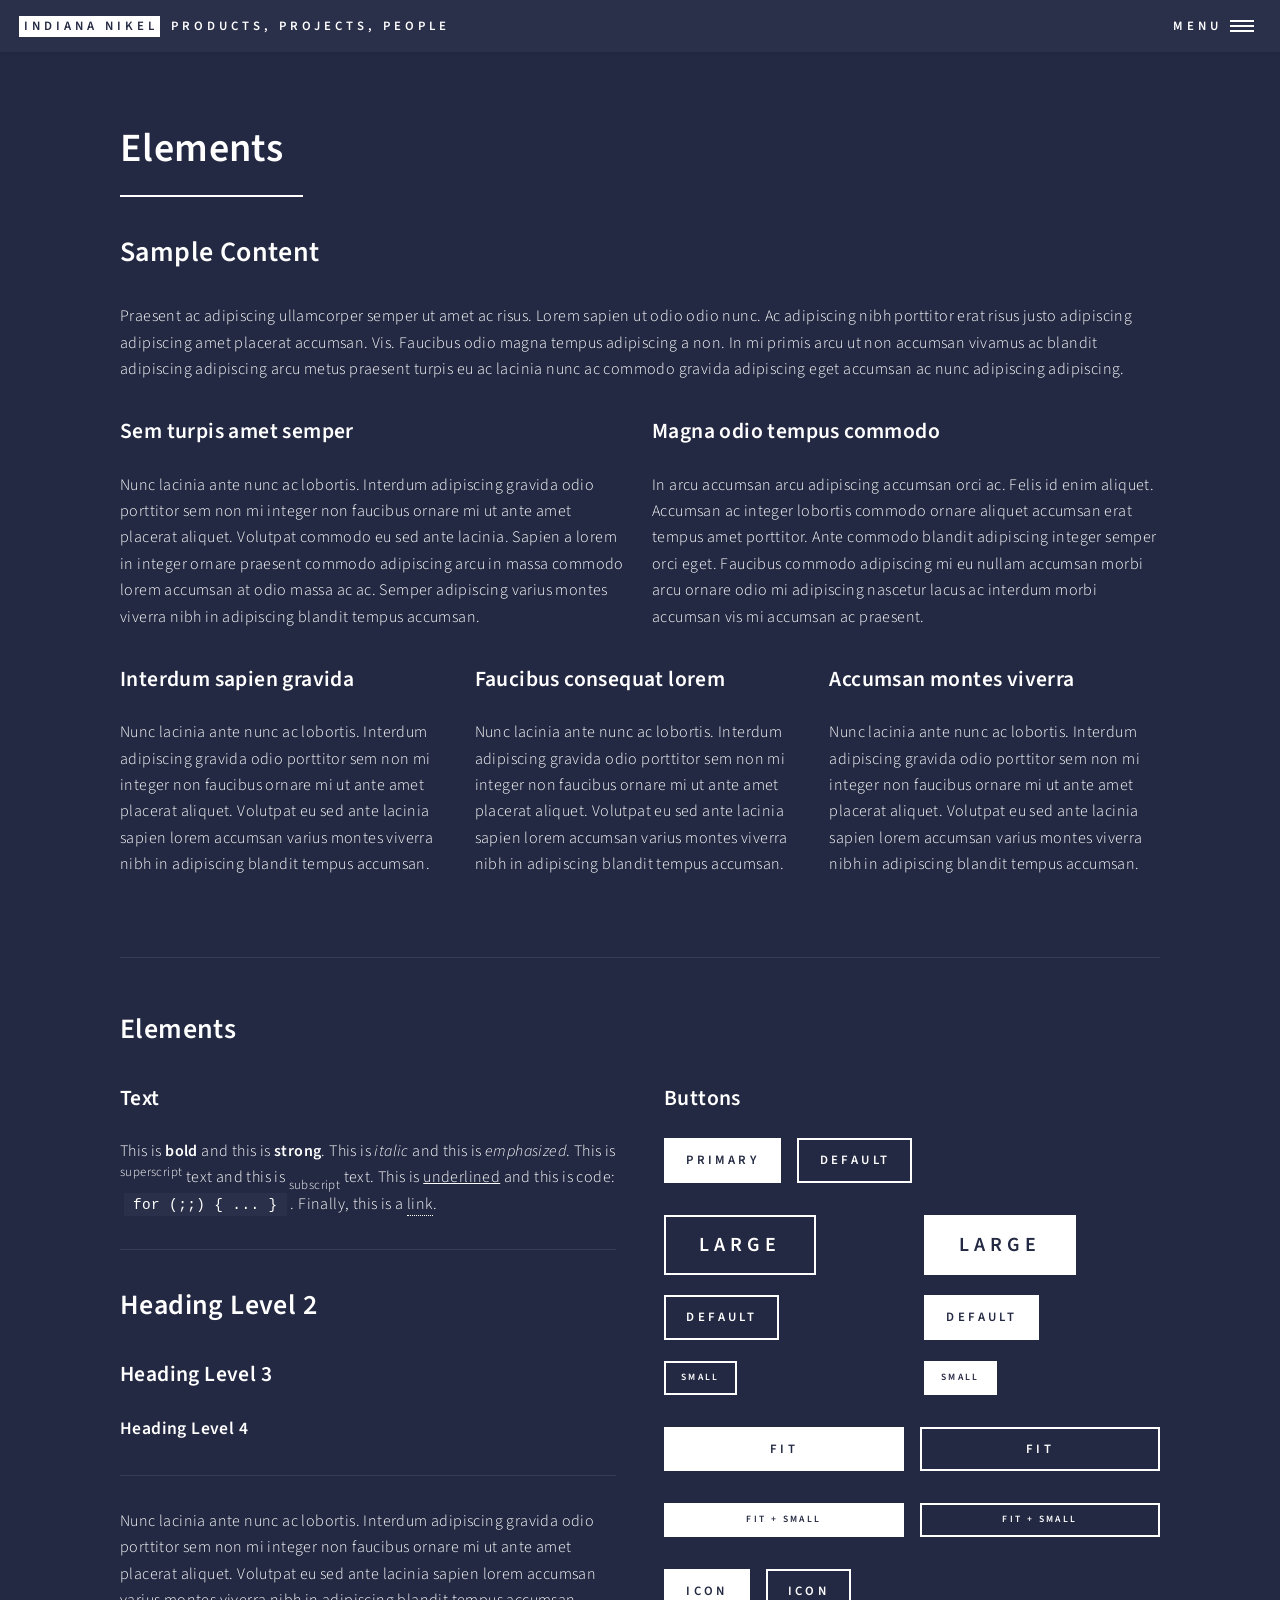
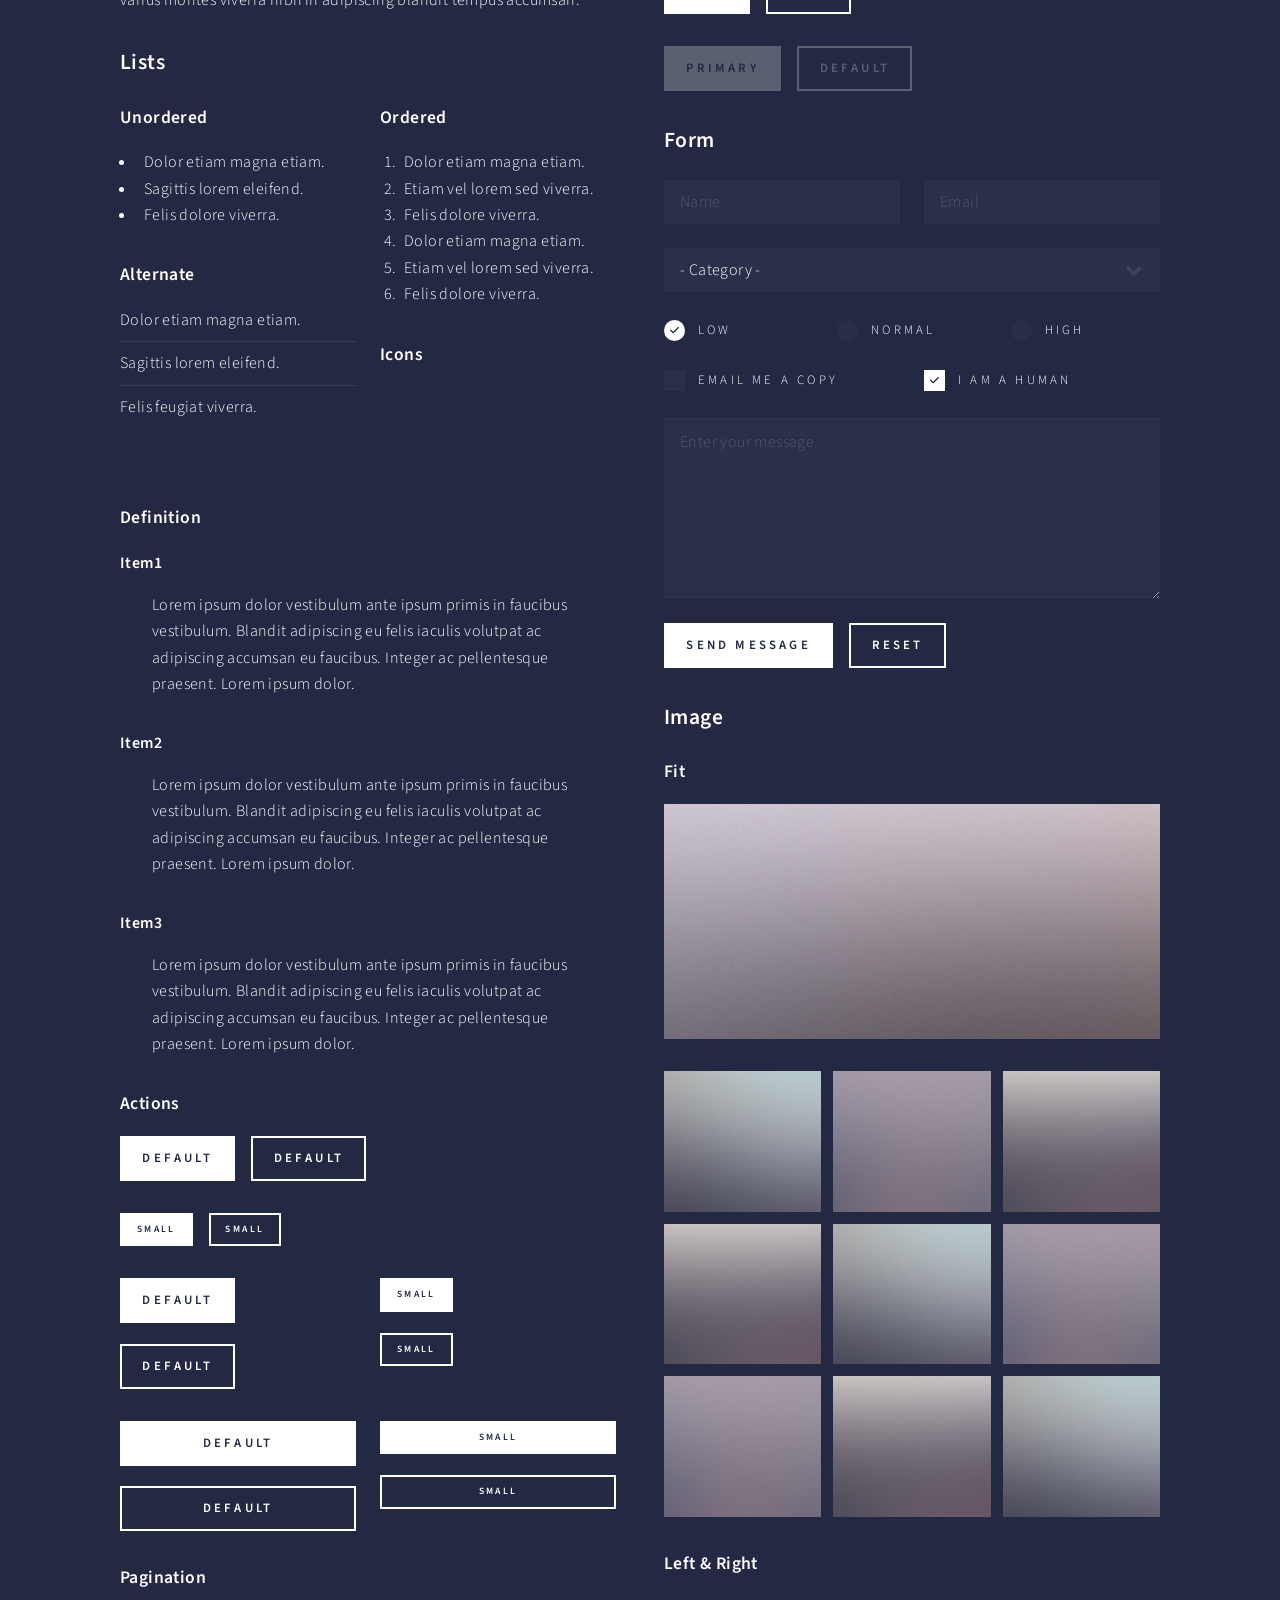
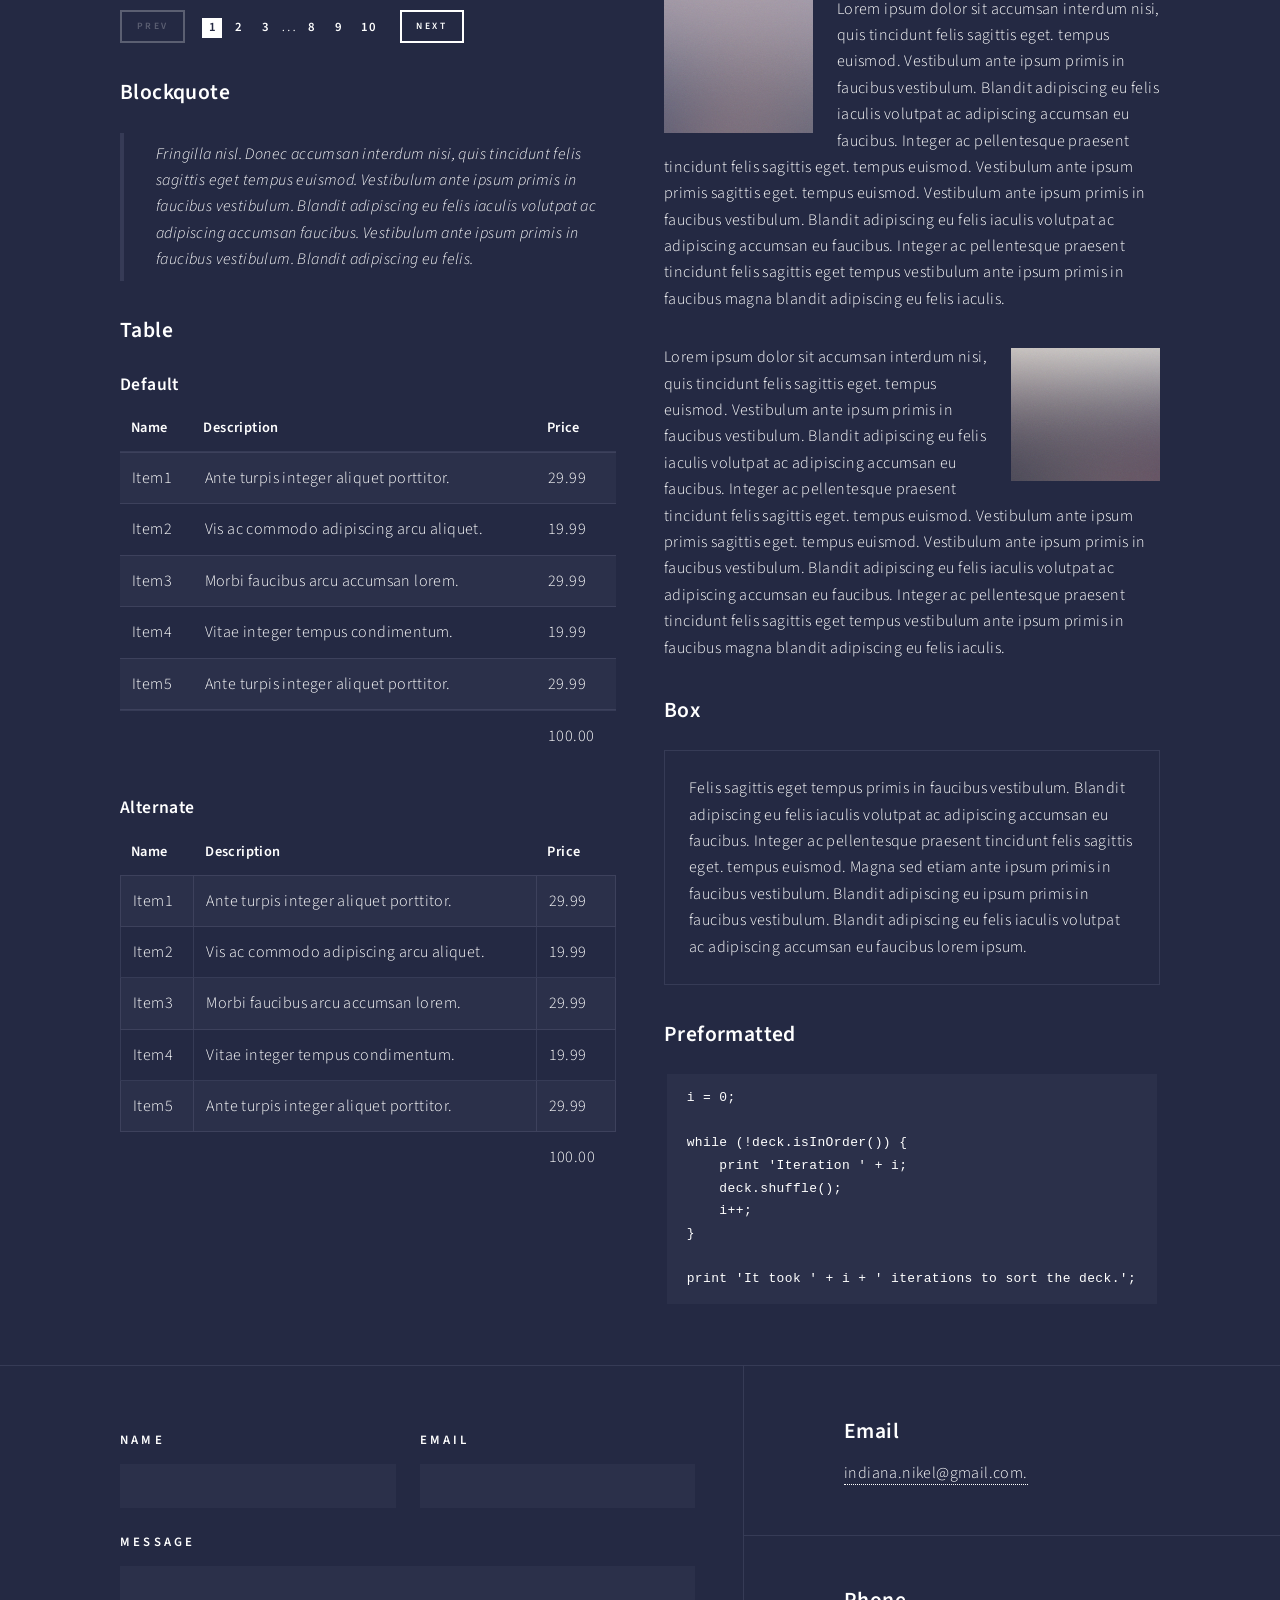
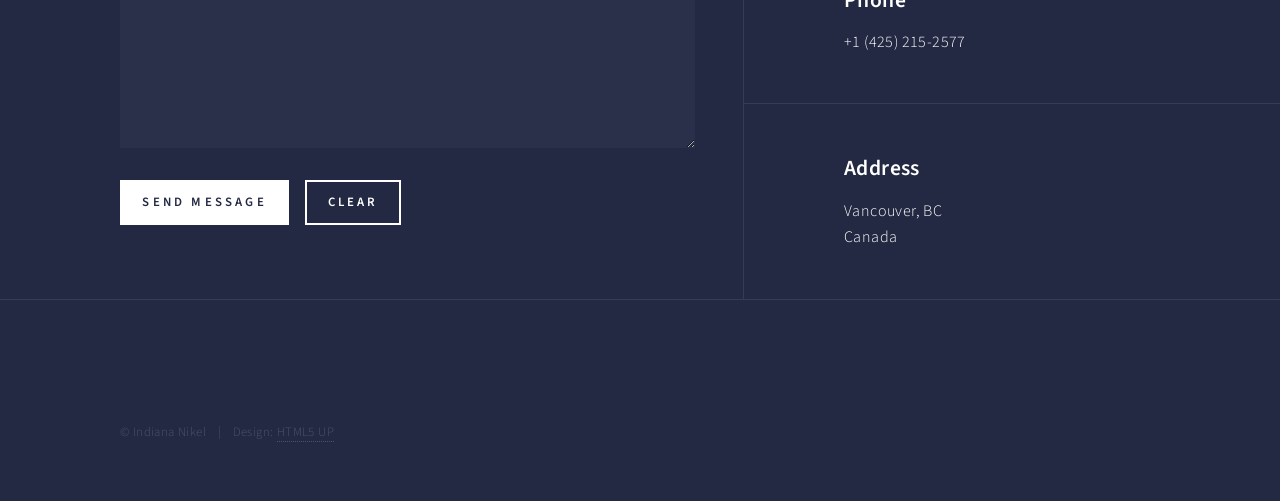
<file: elements.html>
<!DOCTYPE HTML>
<!--
	Forty by HTML5 UP
	html5up.net | @ajlkn
	Free for personal and commercial use under the CCA 3.0 license (html5up.net/license)
-->
<html>
	<head>
		<title>Indiana Nikel</title>
		<meta charset="utf-8" />
		<meta name="viewport" content="width=device-width, initial-scale=1, user-scalable=no" />
		<link rel="stylesheet" href="assets/css/main.css" />
		<noscript><link rel="stylesheet" href="assets/css/noscript.css" /></noscript>
	</head>
	<body class="is-preload">

		<!-- Wrapper -->
			<div id="wrapper">
	
				<!-- Header -->
					<header id="header">
						<a href="index.html" class="logo"><strong>Indiana Nikel</strong> <span>Products, Projects, People</span></a>
						<nav>
							<a href="#menu">Menu</a>
						</nav>
					</header>
	
				<!-- Menu -->
					<nav id="menu">
						<ul class="links">
							<li><a href="index.html">Home</a></li>
							<li><a href="landing.html">Landing</a></li>
							<li><a href="generic.html">Generic</a></li>
							<li><a href="elements.html">Elements</a></li>
						</ul>
						<ul class="actions stacked">
							<li><a href="#" class="button primary fit">Get Started</a></li>
							<li><a href="#" class="button fit">Log In</a></li>
						</ul>
					</nav>
	
				<!-- Main -->
					<div id="main" class="alt">
	
						<!-- One -->
							<section id="one">
								<div class="inner">
									<header class="major">
										<h1>Elements</h1>
									</header>
	
									<!-- Content -->
										<h2 id="content">Sample Content</h2>
										<p>Praesent ac adipiscing ullamcorper semper ut amet ac risus. Lorem sapien ut odio odio nunc. Ac adipiscing nibh porttitor erat risus justo adipiscing adipiscing amet placerat accumsan. Vis. Faucibus odio magna tempus adipiscing a non. In mi primis arcu ut non accumsan vivamus ac blandit adipiscing adipiscing arcu metus praesent turpis eu ac lacinia nunc ac commodo gravida adipiscing eget accumsan ac nunc adipiscing adipiscing.</p>
										<div class="row">
											<div class="col-6 col-12-small">
												<h3>Sem turpis amet semper</h3>
												<p>Nunc lacinia ante nunc ac lobortis. Interdum adipiscing gravida odio porttitor sem non mi integer non faucibus ornare mi ut ante amet placerat aliquet. Volutpat commodo eu sed ante lacinia. Sapien a lorem in integer ornare praesent commodo adipiscing arcu in massa commodo lorem accumsan at odio massa ac ac. Semper adipiscing varius montes viverra nibh in adipiscing blandit tempus accumsan.</p>
											</div>
											<div class="col-6 col-12-small">
												<h3>Magna odio tempus commodo</h3>
												<p>In arcu accumsan arcu adipiscing accumsan orci ac. Felis id enim aliquet. Accumsan ac integer lobortis commodo ornare aliquet accumsan erat tempus amet porttitor. Ante commodo blandit adipiscing integer semper orci eget. Faucibus commodo adipiscing mi eu nullam accumsan morbi arcu ornare odio mi adipiscing nascetur lacus ac interdum morbi accumsan vis mi accumsan ac praesent.</p>
											</div>
											<!-- Break -->
											<div class="col-4 col-12-medium">
												<h3>Interdum sapien gravida</h3>
												<p>Nunc lacinia ante nunc ac lobortis. Interdum adipiscing gravida odio porttitor sem non mi integer non faucibus ornare mi ut ante amet placerat aliquet. Volutpat eu sed ante lacinia sapien lorem accumsan varius montes viverra nibh in adipiscing blandit tempus accumsan.</p>
											</div>
											<div class="col-4 col-12-medium">
												<h3>Faucibus consequat lorem</h3>
												<p>Nunc lacinia ante nunc ac lobortis. Interdum adipiscing gravida odio porttitor sem non mi integer non faucibus ornare mi ut ante amet placerat aliquet. Volutpat eu sed ante lacinia sapien lorem accumsan varius montes viverra nibh in adipiscing blandit tempus accumsan.</p>
											</div>
											<div class="col-4 col-12-medium">
												<h3>Accumsan montes viverra</h3>
												<p>Nunc lacinia ante nunc ac lobortis. Interdum adipiscing gravida odio porttitor sem non mi integer non faucibus ornare mi ut ante amet placerat aliquet. Volutpat eu sed ante lacinia sapien lorem accumsan varius montes viverra nibh in adipiscing blandit tempus accumsan.</p>
											</div>
										</div>
	
									<hr class="major" />
	
									<!-- Elements -->
										<h2 id="elements">Elements</h2>
										<div class="row gtr-200">
											<div class="col-6 col-12-medium">
	
												<!-- Text stuff -->
													<h3>Text</h3>
													<p>This is <b>bold</b> and this is <strong>strong</strong>. This is <i>italic</i> and this is <em>emphasized</em>.
													This is <sup>superscript</sup> text and this is <sub>subscript</sub> text.
													This is <u>underlined</u> and this is code: <code>for (;;) { ... }</code>.
													Finally, this is a <a href="#">link</a>.</p>
													<hr />
													<h2>Heading Level 2</h2>
													<h3>Heading Level 3</h3>
													<h4>Heading Level 4</h4>
													<hr />
													<p>Nunc lacinia ante nunc ac lobortis. Interdum adipiscing gravida odio porttitor sem non mi integer non faucibus ornare mi ut ante amet placerat aliquet. Volutpat eu sed ante lacinia sapien lorem accumsan varius montes viverra nibh in adipiscing blandit tempus accumsan.</p>
	
												<!-- Lists -->
													<h3>Lists</h3>
													<div class="row">
														<div class="col-6 col-12-small">
	
															<h4>Unordered</h4>
															<ul>
																<li>Dolor etiam magna etiam.</li>
																<li>Sagittis lorem eleifend.</li>
																<li>Felis dolore viverra.</li>
															</ul>
	
															<h4>Alternate</h4>
															<ul class="alt">
																<li>Dolor etiam magna etiam.</li>
																<li>Sagittis lorem eleifend.</li>
																<li>Felis feugiat viverra.</li>
															</ul>
	
														</div>
														<div class="col-6 col-12-small">
	
															<h4>Ordered</h4>
															<ol>
																<li>Dolor etiam magna etiam.</li>
																<li>Etiam vel lorem sed viverra.</li>
																<li>Felis dolore viverra.</li>
																<li>Dolor etiam magna etiam.</li>
																<li>Etiam vel lorem sed viverra.</li>
																<li>Felis dolore viverra.</li>
															</ol>
	
															<h4>Icons</h4>
															<ul class="icons">
																<li><a href="#" class="icon brands fa-twitter"><span class="label">Twitter</span></a></li>
																<li><a href="#" class="icon brands fa-facebook-f"><span class="label">Facebook</span></a></li>
																<li><a href="#" class="icon brands fa-instagram"><span class="label">Instagram</span></a></li>
																<li><a href="#" class="icon brands fa-github"><span class="label">Github</span></a></li>
																<li><a href="#" class="icon brands fa-dribbble"><span class="label">Dribbble</span></a></li>
																<li><a href="#" class="icon brands fa-tumblr"><span class="label">Tumblr</span></a></li>
															</ul>
															<ul class="icons">
																<li><a href="#" class="icon brands alt fa-twitter"><span class="label">Twitter</span></a></li>
																<li><a href="#" class="icon brands alt fa-facebook-f"><span class="label">Facebook</span></a></li>
																<li><a href="#" class="icon brands alt fa-instagram"><span class="label">Instagram</span></a></li>
															</ul>
	
														</div>
													</div>
													<h4>Definition</h4>
													<dl>
														<dt>Item1</dt>
														<dd>
															<p>Lorem ipsum dolor vestibulum ante ipsum primis in faucibus vestibulum. Blandit adipiscing eu felis iaculis volutpat ac adipiscing accumsan eu faucibus. Integer ac pellentesque praesent. Lorem ipsum dolor.</p>
														</dd>
														<dt>Item2</dt>
														<dd>
															<p>Lorem ipsum dolor vestibulum ante ipsum primis in faucibus vestibulum. Blandit adipiscing eu felis iaculis volutpat ac adipiscing accumsan eu faucibus. Integer ac pellentesque praesent. Lorem ipsum dolor.</p>
														</dd>
														<dt>Item3</dt>
														<dd>
															<p>Lorem ipsum dolor vestibulum ante ipsum primis in faucibus vestibulum. Blandit adipiscing eu felis iaculis volutpat ac adipiscing accumsan eu faucibus. Integer ac pellentesque praesent. Lorem ipsum dolor.</p>
														</dd>
													</dl>
	
													<h4>Actions</h4>
													<ul class="actions">
														<li><a href="#" class="button primary">Default</a></li>
														<li><a href="#" class="button">Default</a></li>
													</ul>
													<ul class="actions small">
														<li><a href="#" class="button primary small">Small</a></li>
														<li><a href="#" class="button small">Small</a></li>
													</ul>
													<div class="row">
														<div class="col-6 col-12-small">
															<ul class="actions stacked">
																<li><a href="#" class="button primary">Default</a></li>
																<li><a href="#" class="button">Default</a></li>
															</ul>
														</div>
														<div class="col-6 col-12-small">
															<ul class="actions stacked">
																<li><a href="#" class="button primary small">Small</a></li>
																<li><a href="#" class="button small">Small</a></li>
															</ul>
														</div>
														<div class="col-6 col-12-small">
															<ul class="actions stacked">
																<li><a href="#" class="button primary fit">Default</a></li>
																<li><a href="#" class="button fit">Default</a></li>
															</ul>
														</div>
														<div class="col-6 col-12-small">
															<ul class="actions stacked">
																<li><a href="#" class="button primary small fit">Small</a></li>
																<li><a href="#" class="button small fit">Small</a></li>
															</ul>
														</div>
													</div>
	
													<h4>Pagination</h4>
													<ul class="pagination">
														<li><span class="button small disabled">Prev</span></li>
														<li><a href="#" class="page active">1</a></li>
														<li><a href="#" class="page">2</a></li>
														<li><a href="#" class="page">3</a></li>
														<li><span>&hellip;</span></li>
														<li><a href="#" class="page">8</a></li>
														<li><a href="#" class="page">9</a></li>
														<li><a href="#" class="page">10</a></li>
														<li><a href="#" class="button small">Next</a></li>
													</ul>
	
												<!-- Blockquote -->
													<h3>Blockquote</h3>
													<blockquote>Fringilla nisl. Donec accumsan interdum nisi, quis tincidunt felis sagittis eget tempus euismod. Vestibulum ante ipsum primis in faucibus vestibulum. Blandit adipiscing eu felis iaculis volutpat ac adipiscing accumsan faucibus. Vestibulum ante ipsum primis in faucibus vestibulum. Blandit adipiscing eu felis.</blockquote>
	
												<!-- Table -->
													<h3>Table</h3>
	
													<h4>Default</h4>
													<div class="table-wrapper">
														<table>
															<thead>
																<tr>
																	<th>Name</th>
																	<th>Description</th>
																	<th>Price</th>
																</tr>
															</thead>
															<tbody>
																<tr>
																	<td>Item1</td>
																	<td>Ante turpis integer aliquet porttitor.</td>
																	<td>29.99</td>
																</tr>
																<tr>
																	<td>Item2</td>
																	<td>Vis ac commodo adipiscing arcu aliquet.</td>
																	<td>19.99</td>
																</tr>
																<tr>
																	<td>Item3</td>
																	<td> Morbi faucibus arcu accumsan lorem.</td>
																	<td>29.99</td>
																</tr>
																<tr>
																	<td>Item4</td>
																	<td>Vitae integer tempus condimentum.</td>
																	<td>19.99</td>
																</tr>
																<tr>
																	<td>Item5</td>
																	<td>Ante turpis integer aliquet porttitor.</td>
																	<td>29.99</td>
																</tr>
															</tbody>
															<tfoot>
																<tr>
																	<td colspan="2"></td>
																	<td>100.00</td>
																</tr>
															</tfoot>
														</table>
													</div>
	
													<h4>Alternate</h4>
													<div class="table-wrapper">
														<table class="alt">
															<thead>
																<tr>
																	<th>Name</th>
																	<th>Description</th>
																	<th>Price</th>
																</tr>
															</thead>
															<tbody>
																<tr>
																	<td>Item1</td>
																	<td>Ante turpis integer aliquet porttitor.</td>
																	<td>29.99</td>
																</tr>
																<tr>
																	<td>Item2</td>
																	<td>Vis ac commodo adipiscing arcu aliquet.</td>
																	<td>19.99</td>
																</tr>
																<tr>
																	<td>Item3</td>
																	<td> Morbi faucibus arcu accumsan lorem.</td>
																	<td>29.99</td>
																</tr>
																<tr>
																	<td>Item4</td>
																	<td>Vitae integer tempus condimentum.</td>
																	<td>19.99</td>
																</tr>
																<tr>
																	<td>Item5</td>
																	<td>Ante turpis integer aliquet porttitor.</td>
																	<td>29.99</td>
																</tr>
															</tbody>
															<tfoot>
																<tr>
																	<td colspan="2"></td>
																	<td>100.00</td>
																</tr>
															</tfoot>
														</table>
													</div>
	
											</div>
											<div class="col-6 col-12-medium">
	
												<!-- Buttons -->
													<h3>Buttons</h3>
													<ul class="actions">
														<li><a href="#" class="button primary">Primary</a></li>
														<li><a href="#" class="button">Default</a></li>
													</ul>
													<div class="row">
														<div class="col-6 col-12-xsmall">
															<ul class="actions stacked">
																<li><a href="#" class="button large">Large</a></li>
																<li><a href="#" class="button">Default</a></li>
																<li><a href="#" class="button small">Small</a></li>
															</ul>
														</div>
														<div class="col-6 col-12-xsmall">
															<ul class="actions stacked">
																<li><a href="#" class="button primary large">Large</a></li>
																<li><a href="#" class="button primary">Default</a></li>
																<li><a href="#" class="button primary small">Small</a></li>
															</ul>
														</div>
													</div>
													<ul class="actions fit">
														<li><a href="#" class="button primary fit">Fit</a></li>
														<li><a href="#" class="button fit">Fit</a></li>
													</ul>
													<ul class="actions fit small">
														<li><a href="#" class="button primary fit small">Fit + Small</a></li>
														<li><a href="#" class="button fit small">Fit + Small</a></li>
													</ul>
													<ul class="actions">
														<li><a href="#" class="button primary icon solid fa-search">Icon</a></li>
														<li><a href="#" class="button icon solid fa-download">Icon</a></li>
													</ul>
													<ul class="actions">
														<li><span class="button primary disabled">Primary</span></li>
														<li><span class="button disabled">Default</span></li>
													</ul>
	
												<!-- Form -->
													<h3>Form</h3>
	
													<form method="post" action="#">
														<div class="row gtr-uniform">
															<div class="col-6 col-12-xsmall">
																<input type="text" name="demo-name" id="demo-name" value="" placeholder="Name" />
															</div>
															<div class="col-6 col-12-xsmall">
																<input type="email" name="demo-email" id="demo-email" value="" placeholder="Email" />
															</div>
															<!-- Break -->
															<div class="col-12">
																<select name="demo-category" id="demo-category">
																	<option value="">- Category -</option>
																	<option value="1">Manufacturing</option>
																	<option value="1">Shipping</option>
																	<option value="1">Administration</option>
																	<option value="1">Human Resources</option>
																</select>
															</div>
															<!-- Break -->
															<div class="col-4 col-12-small">
																<input type="radio" id="demo-priority-low" name="demo-priority" checked>
																<label for="demo-priority-low">Low</label>
															</div>
															<div class="col-4 col-12-small">
																<input type="radio" id="demo-priority-normal" name="demo-priority">
																<label for="demo-priority-normal">Normal</label>
															</div>
															<div class="col-4 col-12-small">
																<input type="radio" id="demo-priority-high" name="demo-priority">
																<label for="demo-priority-high">High</label>
															</div>
															<!-- Break -->
															<div class="col-6 col-12-small">
																<input type="checkbox" id="demo-copy" name="demo-copy">
																<label for="demo-copy">Email me a copy</label>
															</div>
															<div class="col-6 col-12-small">
																<input type="checkbox" id="demo-human" name="demo-human" checked>
																<label for="demo-human">I am a human</label>
															</div>
															<!-- Break -->
															<div class="col-12">
																<textarea name="demo-message" id="demo-message" placeholder="Enter your message" rows="6"></textarea>
															</div>
															<!-- Break -->
															<div class="col-12">
																<ul class="actions">
																	<li><input type="submit" value="Send Message" class="primary" /></li>
																	<li><input type="reset" value="Reset" /></li>
																</ul>
															</div>
														</div>
													</form>
	
												<!-- Image -->
													<h3>Image</h3>
	
													<h4>Fit</h4>
													<span class="image fit"><img src="images/pic03.jpg" alt="" /></span>
													<div class="box alt">
														<div class="row gtr-50 gtr-uniform">
															<div class="col-4"><span class="image fit"><img src="images/pic08.jpg" alt="" /></span></div>
															<div class="col-4"><span class="image fit"><img src="images/pic09.jpg" alt="" /></span></div>
															<div class="col-4"><span class="image fit"><img src="images/pic10.jpg" alt="" /></span></div>
															<!-- Break -->
															<div class="col-4"><span class="image fit"><img src="images/pic10.jpg" alt="" /></span></div>
															<div class="col-4"><span class="image fit"><img src="images/pic08.jpg" alt="" /></span></div>
															<div class="col-4"><span class="image fit"><img src="images/pic09.jpg" alt="" /></span></div>
															<!-- Break -->
															<div class="col-4"><span class="image fit"><img src="images/pic09.jpg" alt="" /></span></div>
															<div class="col-4"><span class="image fit"><img src="images/pic10.jpg" alt="" /></span></div>
															<div class="col-4"><span class="image fit"><img src="images/pic08.jpg" alt="" /></span></div>
														</div>
													</div>
	
													<h4>Left &amp; Right</h4>
													<p><span class="image left"><img src="images/pic09.jpg" alt="" /></span>Lorem ipsum dolor sit accumsan interdum nisi, quis tincidunt felis sagittis eget. tempus euismod. Vestibulum ante ipsum primis in faucibus vestibulum. Blandit adipiscing eu felis iaculis volutpat ac adipiscing accumsan eu faucibus. Integer ac pellentesque praesent tincidunt felis sagittis eget. tempus euismod. Vestibulum ante ipsum primis sagittis eget. tempus euismod. Vestibulum ante ipsum primis in faucibus vestibulum. Blandit adipiscing eu felis iaculis volutpat ac adipiscing accumsan eu faucibus. Integer ac pellentesque praesent tincidunt felis sagittis eget tempus vestibulum ante ipsum primis in faucibus magna blandit adipiscing eu felis iaculis.</p>
													<p><span class="image right"><img src="images/pic10.jpg" alt="" /></span>Lorem ipsum dolor sit accumsan interdum nisi, quis tincidunt felis sagittis eget. tempus euismod. Vestibulum ante ipsum primis in faucibus vestibulum. Blandit adipiscing eu felis iaculis volutpat ac adipiscing accumsan eu faucibus. Integer ac pellentesque praesent tincidunt felis sagittis eget. tempus euismod. Vestibulum ante ipsum primis sagittis eget. tempus euismod. Vestibulum ante ipsum primis in faucibus vestibulum. Blandit adipiscing eu felis iaculis volutpat ac adipiscing accumsan eu faucibus. Integer ac pellentesque praesent tincidunt felis sagittis eget tempus vestibulum ante ipsum primis in faucibus magna blandit adipiscing eu felis iaculis.</p>
	
												<!-- Box -->
													<h3>Box</h3>
													<div class="box">
														<p>Felis sagittis eget tempus primis in faucibus vestibulum. Blandit adipiscing eu felis iaculis volutpat ac adipiscing accumsan eu faucibus. Integer ac pellentesque praesent tincidunt felis sagittis eget. tempus euismod. Magna sed etiam ante ipsum primis in faucibus vestibulum. Blandit adipiscing eu ipsum primis in faucibus vestibulum. Blandit adipiscing eu felis iaculis volutpat ac adipiscing accumsan eu faucibus lorem ipsum.</p>
													</div>
	
												<!-- Preformatted Code -->
													<h3>Preformatted</h3>
													<pre><code>i = 0;

while (!deck.isInOrder()) {
    print 'Iteration ' + i;
    deck.shuffle();
    i++;
}

print 'It took ' + i + ' iterations to sort the deck.';
</code></pre>

											</div>
										</div>
	
								</div>
							</section>
	
					</div>
	
				<!-- Contact -->
					<section id="contact">
						<div class="inner">
							<section>
								<form method="post" action="https://formspree.io/f/xnqwgwkv">
									<div class="fields">
										<div class="field half">
											<label for="name">Name</label>
											<input type="text" name="name" id="name" />
										</div>
										<div class="field half">
											<label for="email">Email</label>
											<input type="text" name="email" id="email" />
										</div>
										<div class="field">
											<label for="message">Message</label>
											<textarea name="message" id="message" rows="6"></textarea>
										</div>
									</div>
									<ul class="actions">
										<li><input type="submit" value="Send Message" class="primary" /></li>
										<li><input type="reset" value="Clear" /></li>
									</ul>
								</form>
							</section>
							<section class="split">
								<section>
									<div class="contact-method">
										<span class="icon solid alt fa-envelope"></span>
										<h3>Email</h3>
										<a href="mailto:indiana.nikel@gmail.com">indiana.nikel@gmail.com.</a>
									</div>
								</section>
								<section>
									<div class="contact-method">
										<span class="icon solid alt fa-phone"></span>
										<h3>Phone</h3>
										<span>+1 (425) 215-2577</span>
									</div>
								</section>
								<section>
									<div class="contact-method">
										<span class="icon solid alt fa-home"></span>
										<h3>Address</h3>
										<span>Vancouver, BC<br />
										Canada</span>
									</div>
								</section>
							</section>
						</div>
					</section>
	
				<!-- Footer -->
					<footer id="footer">
						<div class="inner">
							<ul class="icons">
								<li><a href="https://www.linkedin.com/in/indiana-nikel/" class="icon brands alt fa-linkedin-in"><span class="label">LinkedIn</span></a></li>
								<li><a href="https://github.com/indiana-nikel" class="icon brands alt fa-github"><span class="label">GitHub</span></a></li>
								<li><a href="https://www.instagram.com/indiana_jones_nikel_/" class="icon brands alt fa-instagram"><span class="label">Instagram</span></a></li>
								<!-- <li><a href="#" class="icon brands alt fa-twitter"><span class="label">Twitter</span></a></li> -->
								<!-- <li><a href="#" class="icon brands alt fa-facebook-f"><span class="label">Facebook</span></a></li> -->
							</ul>
							<ul class="copyright">
								<li>&copy; Indiana Nikel</li><li>Design: <a href="https://html5up.net">HTML5 UP</a></li>
							</ul>
						</div>
					</footer>
	
			</div>
	
		<!-- Scripts -->
			<script src="assets/js/jquery.min.js"></script>
			<script src="assets/js/jquery.scrolly.min.js"></script>
			<script src="assets/js/jquery.scrollex.min.js"></script>
			<script src="assets/js/browser.min.js"></script>
			<script src="assets/js/breakpoints.min.js"></script>
			<script src="assets/js/util.js"></script>
			<script src="assets/js/main.js"></script>
	
	</body>
</html>
</file>
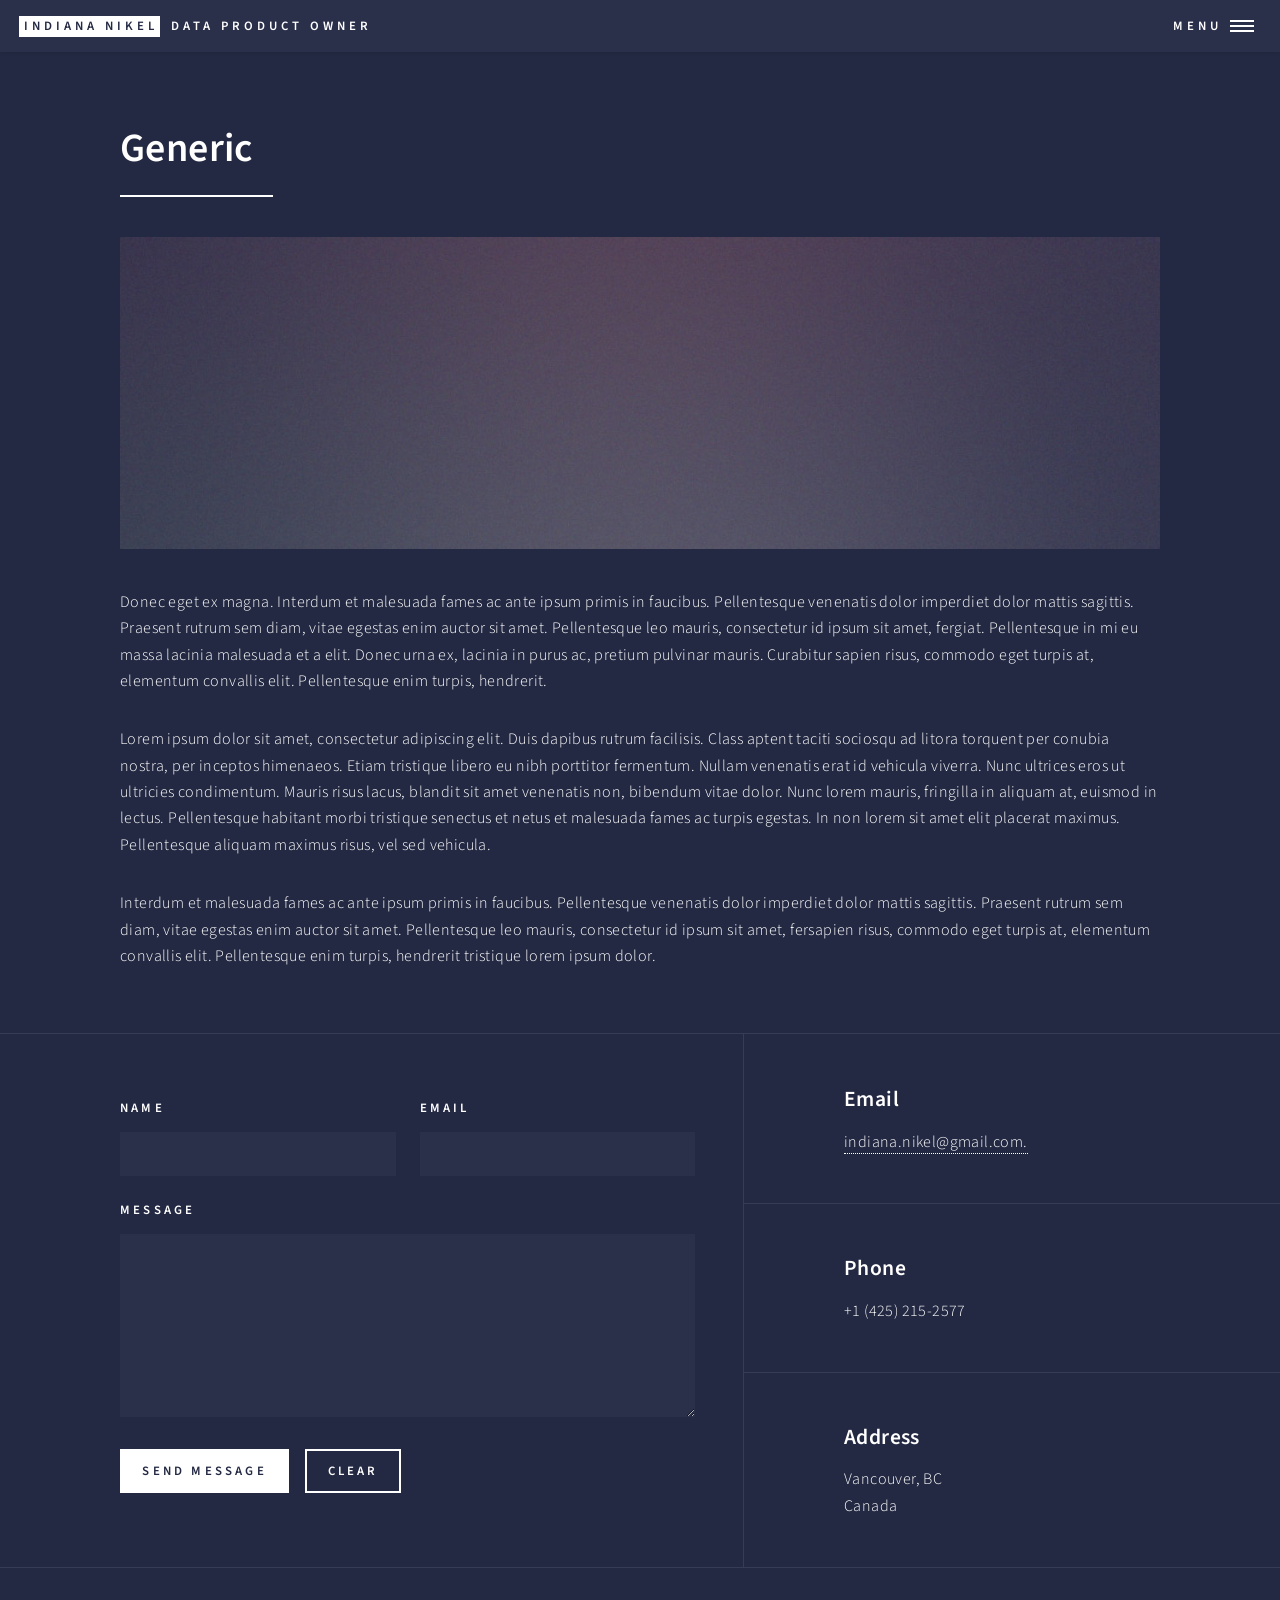
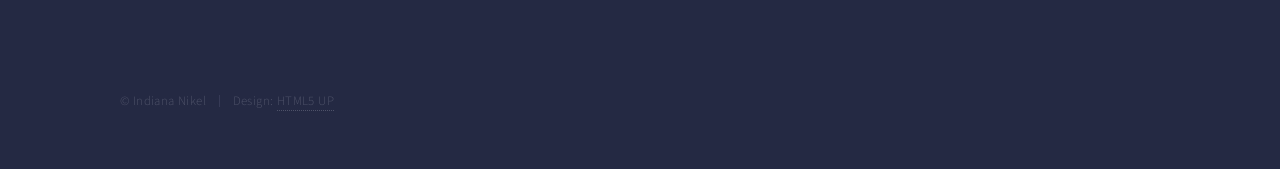
<file: generic.html>
<!DOCTYPE HTML>
<!--
	Forty by HTML5 UP
	html5up.net | @ajlkn
	Free for personal and commercial use under the CCA 3.0 license (html5up.net/license)
-->
<html>
	<head>
		<title>Indiana Nikel</title>
		<meta charset="utf-8" />
		<meta name="viewport" content="width=device-width, initial-scale=1, user-scalable=no" />
		<link rel="stylesheet" href="assets/css/main.css" />
		<noscript><link rel="stylesheet" href="assets/css/noscript.css" /></noscript>
	</head>
	<body class="is-preload">

		<!-- Wrapper -->
			<div id="wrapper">

				<!-- Header -->
					<header id="header">
						<a href="index.html" class="logo"><strong>Indiana Nikel</strong> <span>Data Product Owner</span></a>
						<nav>
							<a href="#menu">Menu</a>
						</nav>
					</header>

				<!-- Menu -->
					<nav id="menu">
						<ul class="links">
							<li><a href="index.html">Home</a></li>
							<li><a href="landing.html">Landing</a></li>
							<li><a href="generic.html">Generic</a></li>
							<li><a href="elements.html">Elements</a></li>
						</ul>
						<ul class="actions stacked">
							<li><a href="#" class="button primary fit">Get Started</a></li>
							<li><a href="#" class="button fit">Log In</a></li>
						</ul>
					</nav>

				<!-- Main -->
					<div id="main" class="alt">

						<!-- One -->
							<section id="one">
								<div class="inner">
									<header class="major">
										<h1>Generic</h1>
									</header>
									<span class="image main"><img src="images/pic11.jpg" alt="" /></span>
									<p>Donec eget ex magna. Interdum et malesuada fames ac ante ipsum primis in faucibus. Pellentesque venenatis dolor imperdiet dolor mattis sagittis. Praesent rutrum sem diam, vitae egestas enim auctor sit amet. Pellentesque leo mauris, consectetur id ipsum sit amet, fergiat. Pellentesque in mi eu massa lacinia malesuada et a elit. Donec urna ex, lacinia in purus ac, pretium pulvinar mauris. Curabitur sapien risus, commodo eget turpis at, elementum convallis elit. Pellentesque enim turpis, hendrerit.</p>
									<p>Lorem ipsum dolor sit amet, consectetur adipiscing elit. Duis dapibus rutrum facilisis. Class aptent taciti sociosqu ad litora torquent per conubia nostra, per inceptos himenaeos. Etiam tristique libero eu nibh porttitor fermentum. Nullam venenatis erat id vehicula viverra. Nunc ultrices eros ut ultricies condimentum. Mauris risus lacus, blandit sit amet venenatis non, bibendum vitae dolor. Nunc lorem mauris, fringilla in aliquam at, euismod in lectus. Pellentesque habitant morbi tristique senectus et netus et malesuada fames ac turpis egestas. In non lorem sit amet elit placerat maximus. Pellentesque aliquam maximus risus, vel sed vehicula.</p>
									<p>Interdum et malesuada fames ac ante ipsum primis in faucibus. Pellentesque venenatis dolor imperdiet dolor mattis sagittis. Praesent rutrum sem diam, vitae egestas enim auctor sit amet. Pellentesque leo mauris, consectetur id ipsum sit amet, fersapien risus, commodo eget turpis at, elementum convallis elit. Pellentesque enim turpis, hendrerit tristique lorem ipsum dolor.</p>
								</div>
							</section>

					</div>

				<!-- Contact -->
					<section id="contact">
						<div class="inner">
							<section>
								<form method="post" action="https://formspree.io/f/xnqwgwkv">
									<div class="fields">
										<div class="field half">
											<label for="name">Name</label>
											<input type="text" name="name" id="name" />
										</div>
										<div class="field half">
											<label for="email">Email</label>
											<input type="text" name="email" id="email" />
										</div>
										<div class="field">
											<label for="message">Message</label>
											<textarea name="message" id="message" rows="6"></textarea>
										</div>
									</div>
									<ul class="actions">
										<li><input type="submit" value="Send Message" class="primary" /></li>
										<li><input type="reset" value="Clear" /></li>
									</ul>
								</form>
							</section>
							<section class="split">
								<section>
									<div class="contact-method">
										<span class="icon solid alt fa-envelope"></span>
										<h3>Email</h3>
										<a href="mailto:indiana.nikel@gmail.com">indiana.nikel@gmail.com.</a>
									</div>
								</section>
								<section>
									<div class="contact-method">
										<span class="icon solid alt fa-phone"></span>
										<h3>Phone</h3>
										<span>+1 (425) 215-2577</span>
									</div>
								</section>
								<section>
									<div class="contact-method">
										<span class="icon solid alt fa-home"></span>
										<h3>Address</h3>
										<span>Vancouver, BC<br />
										Canada</span>
									</div>
								</section>
							</section>
						</div>
					</section>

				<!-- Footer -->
					<footer id="footer">
						<div class="inner">
							<ul class="icons">
								<li><a href="https://www.linkedin.com/in/indiana-nikel/" class="icon brands alt fa-linkedin-in"><span class="label">LinkedIn</span></a></li>
								<li><a href="https://github.com/indiana-nikel" class="icon brands alt fa-github"><span class="label">GitHub</span></a></li>
								<li><a href="https://www.instagram.com/indiana_jones_nikel_/" class="icon brands alt fa-instagram"><span class="label">Instagram</span></a></li>
								<!-- <li><a href="#" class="icon brands alt fa-twitter"><span class="label">Twitter</span></a></li> -->
								<!-- <li><a href="#" class="icon brands alt fa-facebook-f"><span class="label">Facebook</span></a></li> -->
							</ul>
							<ul class="copyright">
								<li>&copy; Indiana Nikel</li><li>Design: <a href="https://html5up.net">HTML5 UP</a></li>
							</ul>
						</div>
					</footer>

			</div>

		<!-- Scripts -->
			<script src="assets/js/jquery.min.js"></script>
			<script src="assets/js/jquery.scrolly.min.js"></script>
			<script src="assets/js/jquery.scrollex.min.js"></script>
			<script src="assets/js/browser.min.js"></script>
			<script src="assets/js/breakpoints.min.js"></script>
			<script src="assets/js/util.js"></script>
			<script src="assets/js/main.js"></script>

	</body>
</html>
</file>
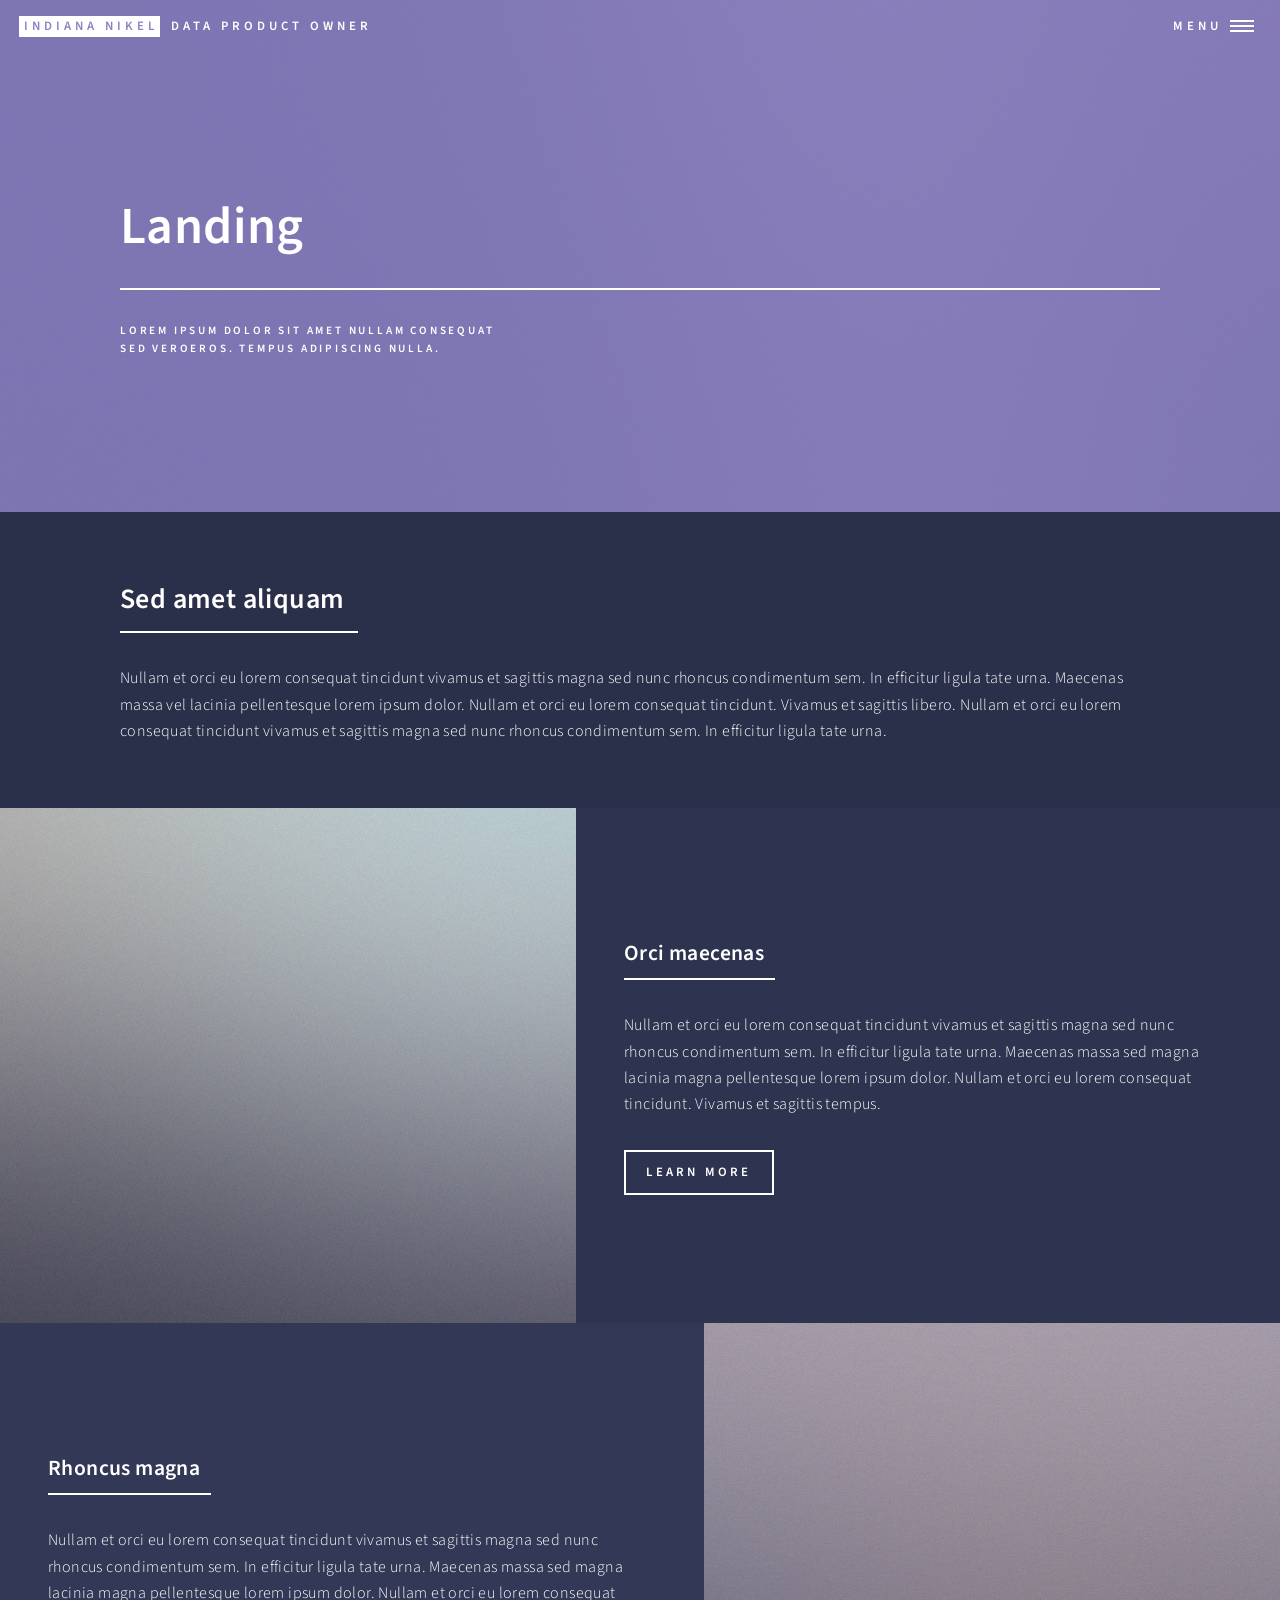
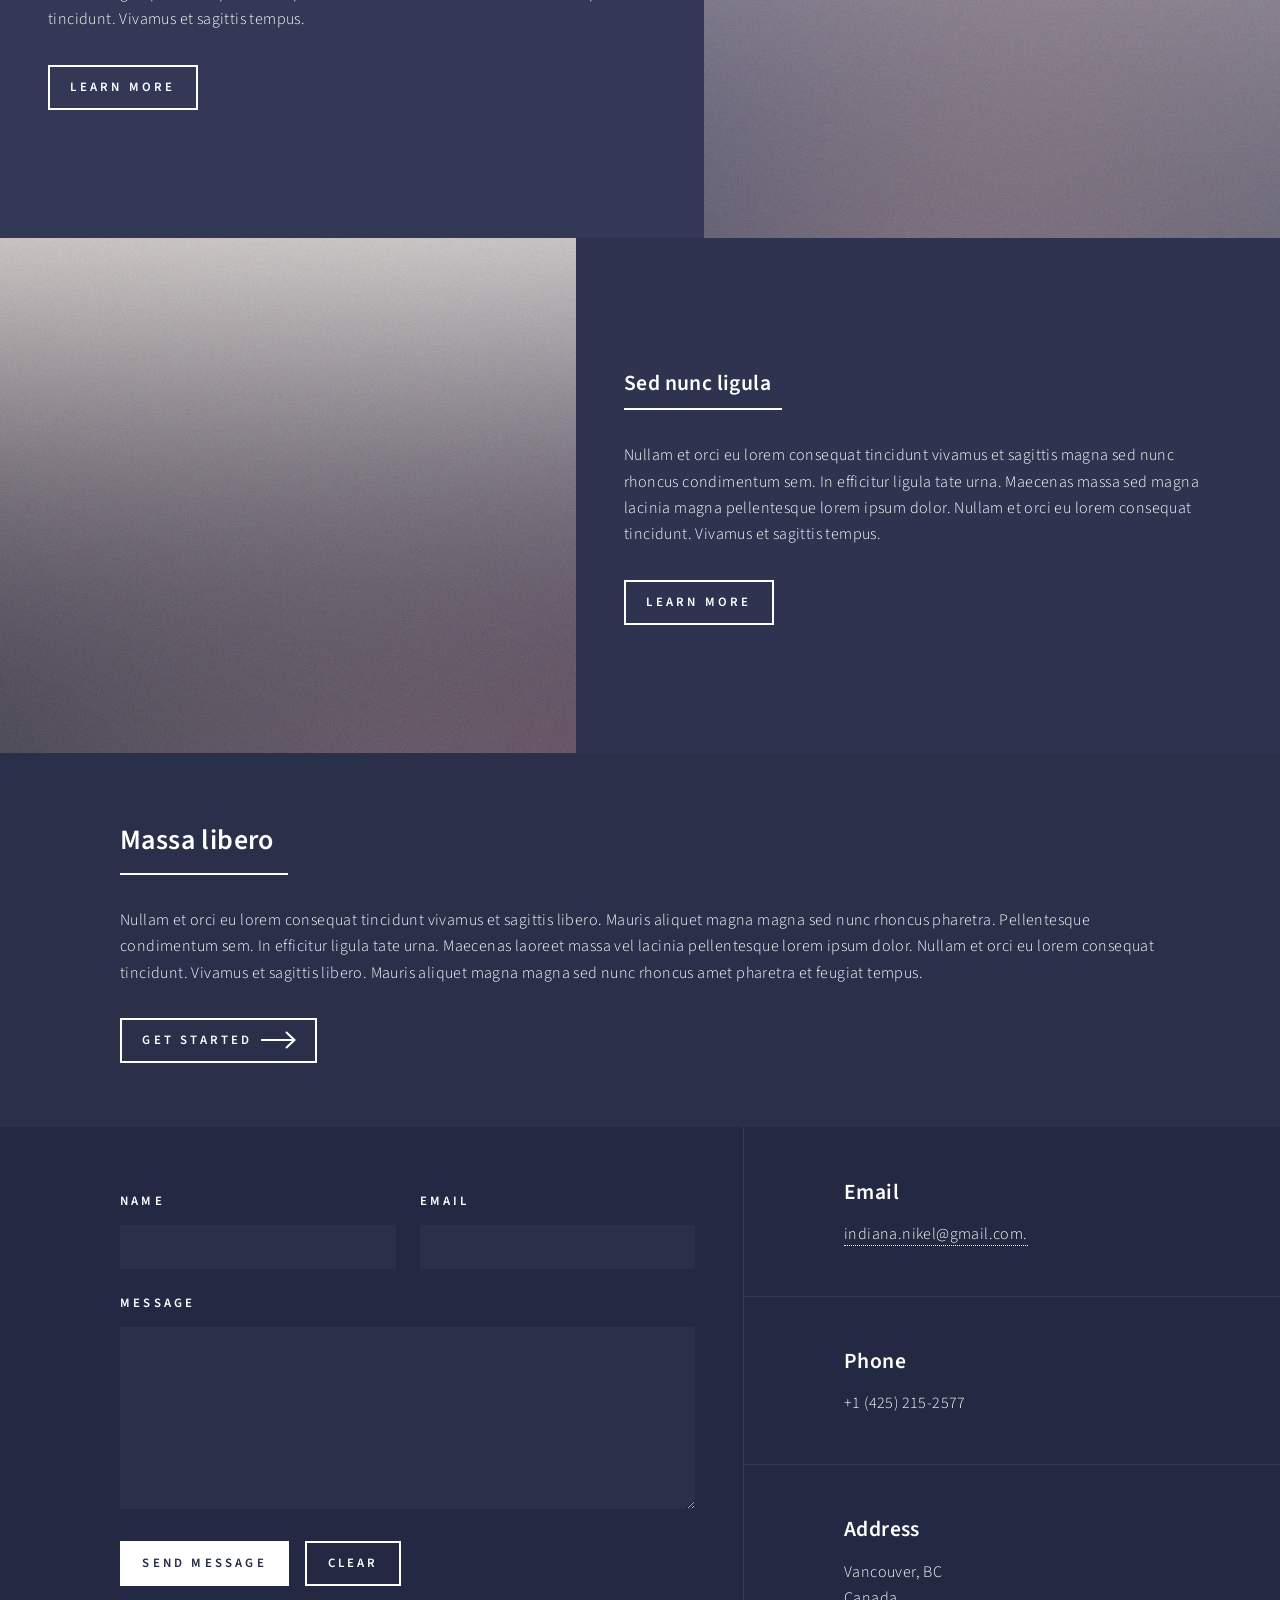
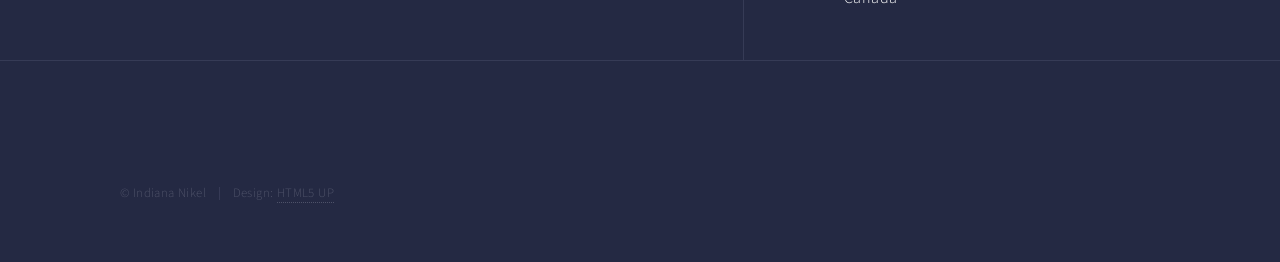
<file: landing.html>
<!DOCTYPE HTML>
<!--
	Forty by HTML5 UP
	html5up.net | @ajlkn
	Free for personal and commercial use under the CCA 3.0 license (html5up.net/license)
-->
<html>
	<head>
		<title>Indiana Nikel</title>
		<meta charset="utf-8" />
		<meta name="viewport" content="width=device-width, initial-scale=1, user-scalable=no" />
		<link rel="stylesheet" href="assets/css/main.css" />
		<noscript><link rel="stylesheet" href="assets/css/noscript.css" /></noscript>
	</head>
	<body class="is-preload">

		<!-- Wrapper -->
			<div id="wrapper">

				<!-- Header -->
				<!-- Note: The "styleN" class below should match that of the banner element. -->
					<header id="header" class="alt style2">
						<a href="index.html" class="logo"><strong>Indiana Nikel</strong> <span>Data Product Owner</span></a>
						<nav>
							<a href="#menu">Menu</a>
						</nav>
					</header>

				<!-- Menu -->
					<nav id="menu">
						<ul class="links">
							<li><a href="index.html">Home</a></li>
							<li><a href="landing.html">Landing</a></li>
							<li><a href="generic.html">Generic</a></li>
							<li><a href="elements.html">Elements</a></li>
						</ul>
						<ul class="actions stacked">
							<li><a href="#" class="button primary fit">Get Started</a></li>
							<li><a href="#" class="button fit">Log In</a></li>
						</ul>
					</nav>

				<!-- Banner -->
				<!-- Note: The "styleN" class below should match that of the header element. -->
					<section id="banner" class="style2">
						<div class="inner">
							<span class="image">
								<img src="images/pic07.jpg" alt="" />
							</span>
							<header class="major">
								<h1>Landing</h1>
							</header>
							<div class="content">
								<p>Lorem ipsum dolor sit amet nullam consequat<br />
								sed veroeros. tempus adipiscing nulla.</p>
							</div>
						</div>
					</section>

				<!-- Main -->
					<div id="main">

						<!-- One -->
							<section id="one">
								<div class="inner">
									<header class="major">
										<h2>Sed amet aliquam</h2>
									</header>
									<p>Nullam et orci eu lorem consequat tincidunt vivamus et sagittis magna sed nunc rhoncus condimentum sem. In efficitur ligula tate urna. Maecenas massa vel lacinia pellentesque lorem ipsum dolor. Nullam et orci eu lorem consequat tincidunt. Vivamus et sagittis libero. Nullam et orci eu lorem consequat tincidunt vivamus et sagittis magna sed nunc rhoncus condimentum sem. In efficitur ligula tate urna.</p>
								</div>
							</section>

						<!-- Two -->
							<section id="two" class="spotlights">
								<section>
									<a href="generic.html" class="image">
										<img src="images/pic08.jpg" alt="" data-position="center center" />
									</a>
									<div class="content">
										<div class="inner">
											<header class="major">
												<h3>Orci maecenas</h3>
											</header>
											<p>Nullam et orci eu lorem consequat tincidunt vivamus et sagittis magna sed nunc rhoncus condimentum sem. In efficitur ligula tate urna. Maecenas massa sed magna lacinia magna pellentesque lorem ipsum dolor. Nullam et orci eu lorem consequat tincidunt. Vivamus et sagittis tempus.</p>
											<ul class="actions">
												<li><a href="generic.html" class="button">Learn more</a></li>
											</ul>
										</div>
									</div>
								</section>
								<section>
									<a href="generic.html" class="image">
										<img src="images/pic09.jpg" alt="" data-position="top center" />
									</a>
									<div class="content">
										<div class="inner">
											<header class="major">
												<h3>Rhoncus magna</h3>
											</header>
											<p>Nullam et orci eu lorem consequat tincidunt vivamus et sagittis magna sed nunc rhoncus condimentum sem. In efficitur ligula tate urna. Maecenas massa sed magna lacinia magna pellentesque lorem ipsum dolor. Nullam et orci eu lorem consequat tincidunt. Vivamus et sagittis tempus.</p>
											<ul class="actions">
												<li><a href="generic.html" class="button">Learn more</a></li>
											</ul>
										</div>
									</div>
								</section>
								<section>
									<a href="generic.html" class="image">
										<img src="images/pic10.jpg" alt="" data-position="25% 25%" />
									</a>
									<div class="content">
										<div class="inner">
											<header class="major">
												<h3>Sed nunc ligula</h3>
											</header>
											<p>Nullam et orci eu lorem consequat tincidunt vivamus et sagittis magna sed nunc rhoncus condimentum sem. In efficitur ligula tate urna. Maecenas massa sed magna lacinia magna pellentesque lorem ipsum dolor. Nullam et orci eu lorem consequat tincidunt. Vivamus et sagittis tempus.</p>
											<ul class="actions">
												<li><a href="generic.html" class="button">Learn more</a></li>
											</ul>
										</div>
									</div>
								</section>
							</section>

						<!-- Three -->
							<section id="three">
								<div class="inner">
									<header class="major">
										<h2>Massa libero</h2>
									</header>
									<p>Nullam et orci eu lorem consequat tincidunt vivamus et sagittis libero. Mauris aliquet magna magna sed nunc rhoncus pharetra. Pellentesque condimentum sem. In efficitur ligula tate urna. Maecenas laoreet massa vel lacinia pellentesque lorem ipsum dolor. Nullam et orci eu lorem consequat tincidunt. Vivamus et sagittis libero. Mauris aliquet magna magna sed nunc rhoncus amet pharetra et feugiat tempus.</p>
									<ul class="actions">
										<li><a href="generic.html" class="button next">Get Started</a></li>
									</ul>
								</div>
							</section>

					</div>

				<!-- Contact -->
					<section id="contact">
						<div class="inner">
							<section>
								<form method="post" action="https://formspree.io/f/xnqwgwkv">
									<div class="fields">
										<div class="field half">
											<label for="name">Name</label>
											<input type="text" name="name" id="name" />
										</div>
										<div class="field half">
											<label for="email">Email</label>
											<input type="text" name="email" id="email" />
										</div>
										<div class="field">
											<label for="message">Message</label>
											<textarea name="message" id="message" rows="6"></textarea>
										</div>
									</div>
									<ul class="actions">
										<li><input type="submit" value="Send Message" class="primary" /></li>
										<li><input type="reset" value="Clear" /></li>
									</ul>
								</form>
							</section>
							<section class="split">
								<section>
									<div class="contact-method">
										<span class="icon solid alt fa-envelope"></span>
										<h3>Email</h3>
										<a href="mailto:indiana.nikel@gmail.com">indiana.nikel@gmail.com.</a>
									</div>
								</section>
								<section>
									<div class="contact-method">
										<span class="icon solid alt fa-phone"></span>
										<h3>Phone</h3>
										<span>+1 (425) 215-2577</span>
									</div>
								</section>
								<section>
									<div class="contact-method">
										<span class="icon solid alt fa-home"></span>
										<h3>Address</h3>
										<span>Vancouver, BC<br />
										Canada</span>
									</div>
								</section>
							</section>
						</div>
					</section>

				<!-- Footer -->
					<footer id="footer">
						<div class="inner">
							<ul class="icons">
								<li><a href="https://www.linkedin.com/in/indiana-nikel/" class="icon brands alt fa-linkedin-in"><span class="label">LinkedIn</span></a></li>
								<li><a href="https://github.com/indiana-nikel" class="icon brands alt fa-github"><span class="label">GitHub</span></a></li>
								<li><a href="https://www.instagram.com/indiana_jones_nikel_/" class="icon brands alt fa-instagram"><span class="label">Instagram</span></a></li>
								<!-- <li><a href="#" class="icon brands alt fa-twitter"><span class="label">Twitter</span></a></li> -->
								<!-- <li><a href="#" class="icon brands alt fa-facebook-f"><span class="label">Facebook</span></a></li> -->
							</ul>
							<ul class="copyright">
								<li>&copy; Indiana Nikel</li><li>Design: <a href="https://html5up.net">HTML5 UP</a></li>
							</ul>
						</div>
					</footer>

			</div>

		<!-- Scripts -->
			<script src="assets/js/jquery.min.js"></script>
			<script src="assets/js/jquery.scrolly.min.js"></script>
			<script src="assets/js/jquery.scrollex.min.js"></script>
			<script src="assets/js/browser.min.js"></script>
			<script src="assets/js/breakpoints.min.js"></script>
			<script src="assets/js/util.js"></script>
			<script src="assets/js/main.js"></script>

	</body>
</html>
</file>
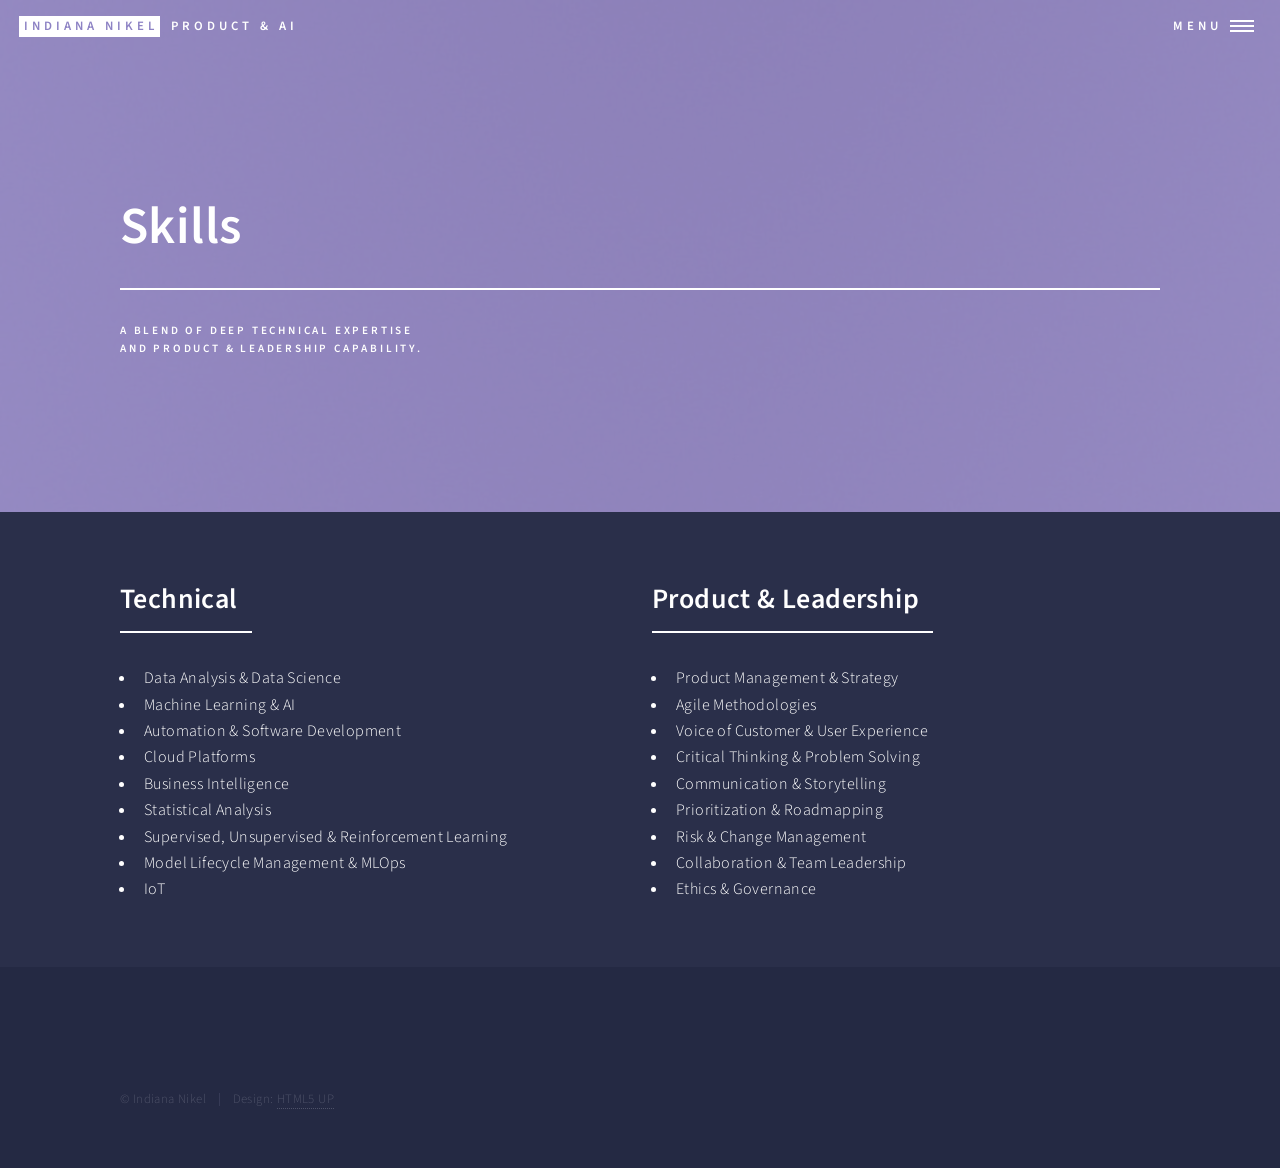
<file: skills.html>
<!DOCTYPE HTML>
<!--
	Forty by HTML5 UP
	html5up.net | @ajlkn
	Free for personal and commercial use under the CCA 3.0 license (html5up.net/license)
-->
<html>
	<head>
		<title>Skills | Indiana Nikel</title>
		<meta charset="utf-8" />
		<meta name="viewport" content="width=device-width, initial-scale=1, user-scalable=no" />
		<link rel="stylesheet" href="assets/css/main.css" />
		<noscript><link rel="stylesheet" href="assets/css/noscript.css" /></noscript>
	</head>
	<body class="is-preload">

		<!-- Wrapper -->
			<div id="wrapper">

				<!-- Header -->
					<header id="header" class="alt style2">
						<a href="index.html" class="logo"><strong>Indiana Nikel</strong> <span>Product &amp; AI</span></a>
						<nav>
							<a href="#menu">Menu</a>
						</nav>
					</header>

				<!-- Menu -->
					<nav id="menu">
						<ul class="links">
							<li><a href="index.html">Home</a></li>
							<li><a href="about.html">About</a></li>
							<li><a href="career.html">Career</a></li>
							<li><a href="blog.html">Blog</a></li>
							<li><a href="skills.html">Skills</a></li>
							<li><a href="education.html">Education</a></li>
							<li><a href="index.html#contact">Contact</a></li>
						</ul>
						<ul class="actions stacked">
							<li><a href="index.html#contact" class="button primary fit">Get In Touch</a></li>
						</ul>
					</nav>

				<!-- Banner -->
					<section id="banner" class="style2">
						<div class="inner">
							<span class="image">
								<img src="images/pic04.jpg" alt="" />
							</span>
							<header class="major">
								<h1>Skills</h1>
							</header>
							<div class="content">
								<p>A blend of deep technical expertise<br />
								and product &amp; leadership capability.</p>
							</div>
						</div>
					</section>

				<!-- Main -->
					<div id="main">

						<section id="one">
							<div class="inner">
								<div class="row">
									<div class="col-6 col-12-small">
										<header class="major">
											<h2>Technical</h2>
										</header>
										<ul>
											<li>Data Analysis &amp; Data Science</li>
											<li>Machine Learning &amp; AI</li>
											<li>Automation &amp; Software Development</li>
											<li>Cloud Platforms</li>
											<li>Business Intelligence</li>
											<li>Statistical Analysis</li>
											<li>Supervised, Unsupervised &amp; Reinforcement Learning</li>
											<li>Model Lifecycle Management &amp; MLOps</li>
											<li>IoT</li>
										</ul>
									</div>
									<div class="col-6 col-12-small">
										<header class="major">
											<h2>Product &amp; Leadership</h2>
										</header>
										<ul>
											<li>Product Management &amp; Strategy</li>
											<li>Agile Methodologies</li>
											<li>Voice of Customer &amp; User Experience</li>
											<li>Critical Thinking &amp; Problem Solving</li>
											<li>Communication &amp; Storytelling</li>
											<li>Prioritization &amp; Roadmapping</li>
											<li>Risk &amp; Change Management</li>
											<li>Collaboration &amp; Team Leadership</li>
											<li>Ethics &amp; Governance</li>
										</ul>
									</div>
								</div>
							</div>
						</section>

					</div>

				<!-- Footer -->
					<footer id="footer">
						<div class="inner">
							<ul class="icons">
								<li><a href="https://www.linkedin.com/in/indiana-nikel/" class="icon brands alt fa-linkedin-in"><span class="label">LinkedIn</span></a></li>
								<li><a href="https://github.com/indiana-nikel" class="icon brands alt fa-github"><span class="label">GitHub</span></a></li>
								<li><a href="https://x.com/indiana_nikel" class="icon brands alt fa-x-twitter"><span class="label">X</span></a></li>
								<li><a href="https://www.instagram.com/indynikel/" class="icon brands alt fa-instagram"><span class="label">Instagram</span></a></li>

							</ul>
							<ul class="copyright">
								<li>&copy; Indiana Nikel</li><li>Design: <a href="https://html5up.net">HTML5 UP</a></li>
							</ul>
						</div>
					</footer>

			</div>

		<!-- Scripts -->
			<script src="assets/js/jquery.min.js"></script>
			<script src="assets/js/jquery.scrolly.min.js"></script>
			<script src="assets/js/jquery.scrollex.min.js"></script>
			<script src="assets/js/browser.min.js"></script>
			<script src="assets/js/breakpoints.min.js"></script>
			<script src="assets/js/util.js"></script>
			<script src="assets/js/main.js"></script>

	</body>
</html>
</file>
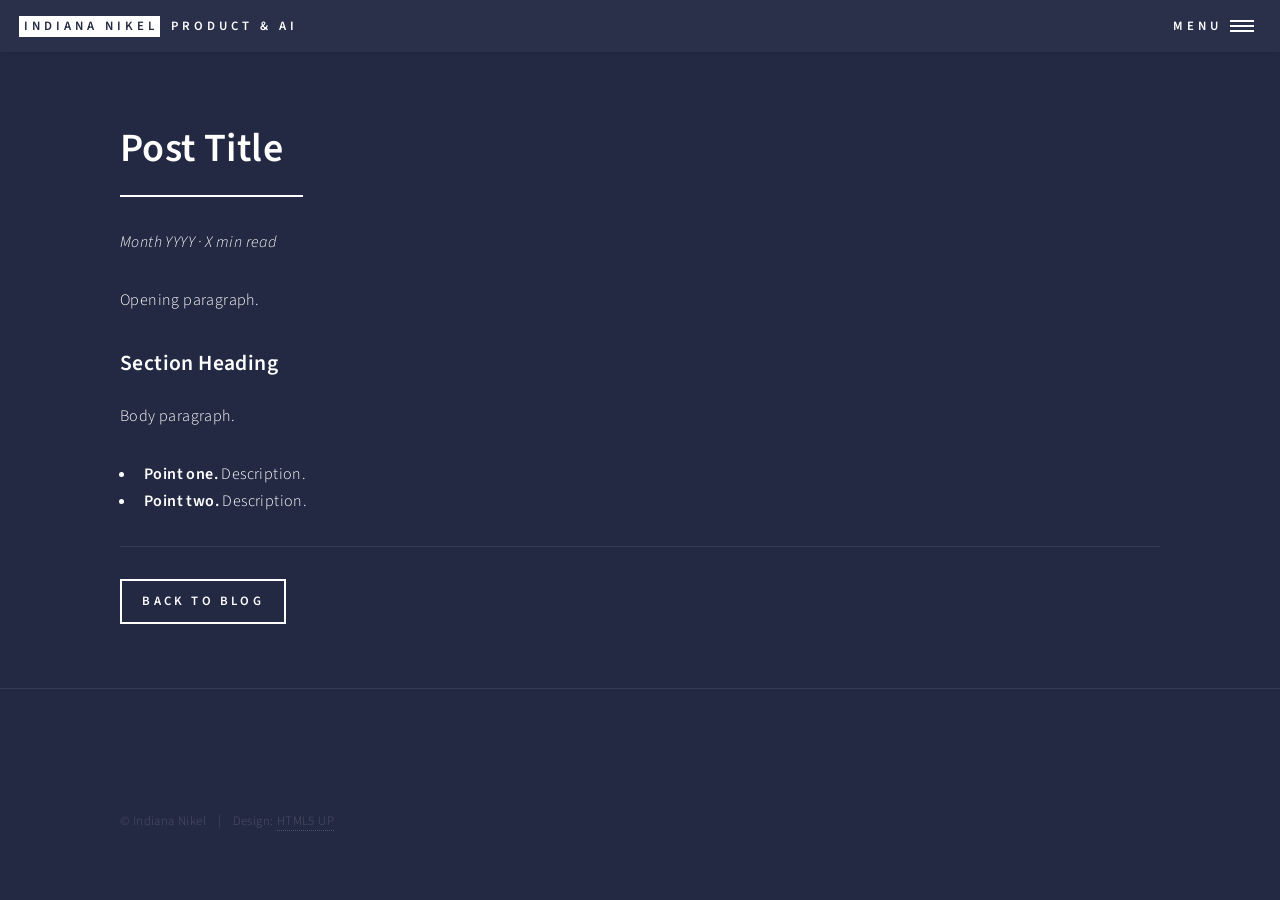
<file: blog/_post-template.html>
<!DOCTYPE HTML>
<!--
	Blog Post Template
	Copy this file, rename it (e.g. blog/my-post-title.html), and fill in:
	  1. <title> tag
	  2. The <h1> post title
	  3. The date and read time
	  4. The article body (replace the placeholder paragraphs)

	Then add a card for it in the Blog section of index.html:

	<div class="col-4 col-12-medium">
		<div class="box">
			<h3><a href="blog/my-post-title.html">Post Title</a></h3>
			<p class="content-meta"><em>Month YYYY</em></p>
			<p>One or two sentence excerpt.</p>
			<ul class="actions">
				<li><a href="blog/my-post-title.html" class="button small">Read More</a></li>
			</ul>
		</div>
	</div>
-->
<html>
	<head>
		<title>Post Title | Indiana Nikel</title>
		<meta charset="utf-8" />
		<meta name="viewport" content="width=device-width, initial-scale=1, user-scalable=no" />
		<link rel="stylesheet" href="../assets/css/main.css" />
		<noscript><link rel="stylesheet" href="../assets/css/noscript.css" /></noscript>
	</head>
	<body class="is-preload">

		<!-- Wrapper -->
			<div id="wrapper">

				<!-- Header -->
					<header id="header">
						<a href="../index.html" class="logo"><strong>Indiana Nikel</strong> <span>Product &amp; AI</span></a>
						<nav>
							<a href="#menu">Menu</a>
						</nav>
					</header>

				<!-- Menu -->
					<nav id="menu">
						<ul class="links">
							<li><a href="../index.html">Home</a></li>
							<li><a href="../index.html#about">About</a></li>
							<li><a href="../index.html#career">Career</a></li>
							<li><a href="../blog.html">Blog</a></li>
							<li><a href="../index.html#skills">Skills</a></li>
							<li><a href="../index.html#education">Education</a></li>
							<li><a href="../index.html#contact">Contact</a></li>
						</ul>
						<ul class="actions stacked">
							<li><a href="../index.html#contact" class="button primary fit">Get In Touch</a></li>
						</ul>
					</nav>

				<!-- Main -->
					<div id="main" class="alt">

						<!-- Article -->
							<section id="one">
								<div class="inner">
									<header class="major">
										<h1>Post Title</h1>
									</header>
									<p><em>Month YYYY &middot; X min read</em></p>

									<!-- Article body goes here -->
									<p>Opening paragraph.</p>

									<h3>Section Heading</h3>

									<p>Body paragraph.</p>

									<ul>
										<li><strong>Point one.</strong> Description.</li>
										<li><strong>Point two.</strong> Description.</li>
									</ul>

									<hr />

									<ul class="actions">
										<li><a href="../blog.html" class="button">Back to Blog</a></li>
									</ul>
								</div>
							</section>

					</div>

				<!-- Footer -->
					<footer id="footer">
						<div class="inner">
							<ul class="icons">
								<li><a href="https://www.linkedin.com/in/indiana-nikel/" class="icon brands alt fa-linkedin-in"><span class="label">LinkedIn</span></a></li>
								<li><a href="https://github.com/indiana-nikel" class="icon brands alt fa-github"><span class="label">GitHub</span></a></li>
								<li><a href="https://x.com/indiana_nikel" class="icon brands alt fa-x-twitter"><span class="label">X</span></a></li>
								<li><a href="https://www.instagram.com/indynikel/" class="icon brands alt fa-instagram"><span class="label">Instagram</span></a></li>

							</ul>
							<ul class="copyright">
								<li>&copy; Indiana Nikel</li><li>Design: <a href="https://html5up.net">HTML5 UP</a></li>
							</ul>
						</div>
					</footer>

			</div>

		<!-- Scripts -->
			<script src="../assets/js/jquery.min.js"></script>
			<script src="../assets/js/jquery.scrolly.min.js"></script>
			<script src="../assets/js/jquery.scrollex.min.js"></script>
			<script src="../assets/js/browser.min.js"></script>
			<script src="../assets/js/breakpoints.min.js"></script>
			<script src="../assets/js/util.js"></script>
			<script src="../assets/js/main.js"></script>

	</body>
</html>
</file>
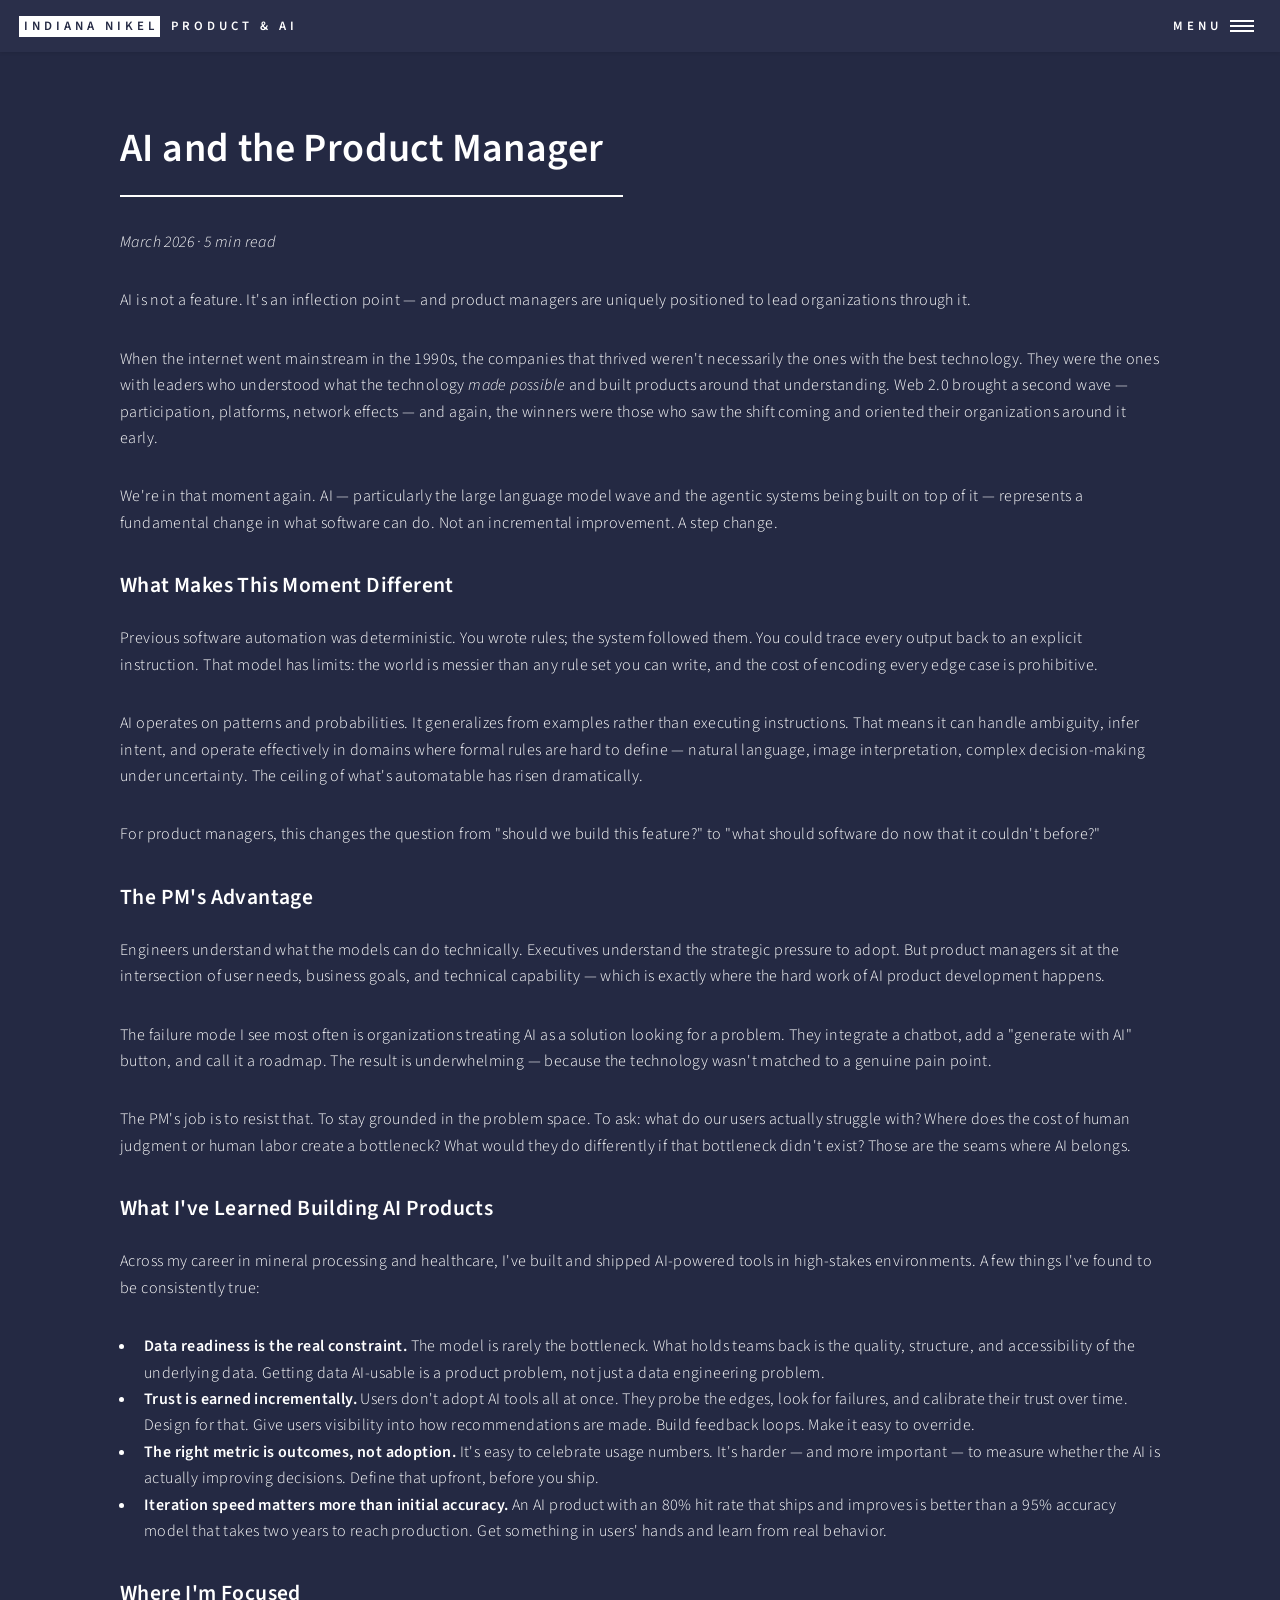
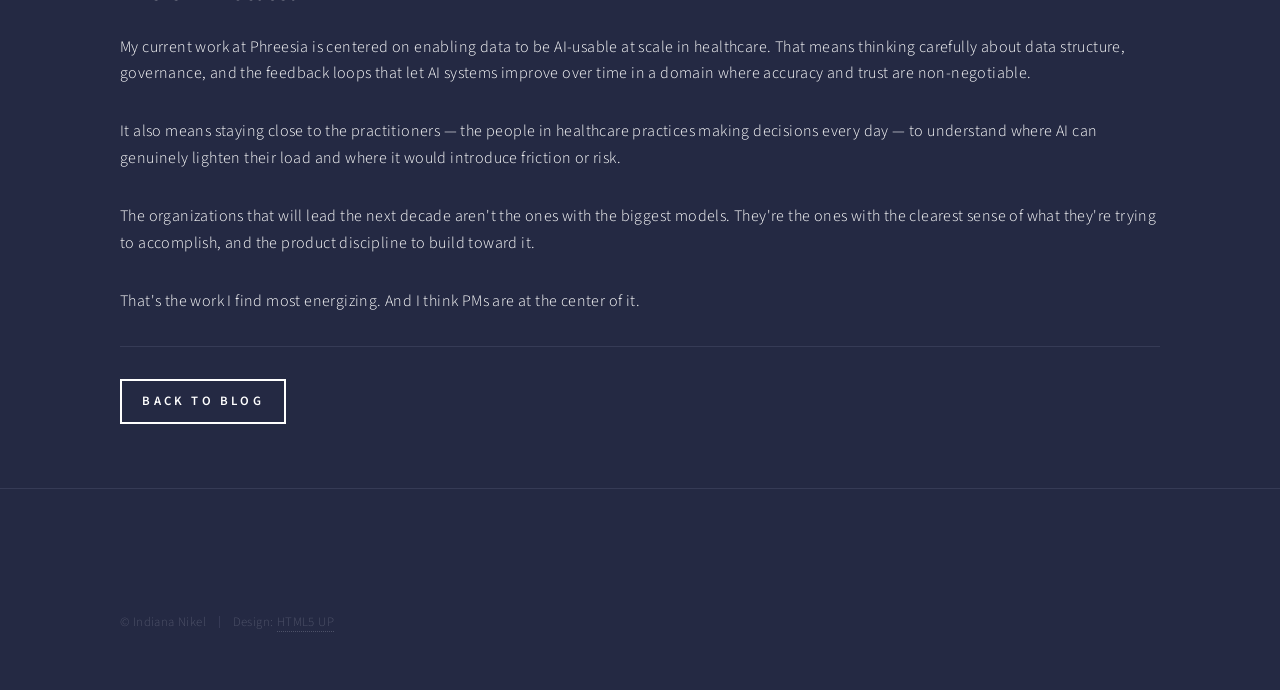
<file: blog/ai-and-the-product-manager.html>
<!DOCTYPE HTML>
<!--
	Forty by HTML5 UP
	html5up.net | @ajlkn
	Free for personal and commercial use under the CCA 3.0 license (html5up.net/license)
-->
<html>
	<head>
		<title>AI and the Product Manager | Indiana Nikel</title>
		<meta charset="utf-8" />
		<meta name="viewport" content="width=device-width, initial-scale=1, user-scalable=no" />
		<link rel="stylesheet" href="../assets/css/main.css" />
		<noscript><link rel="stylesheet" href="../assets/css/noscript.css" /></noscript>
	</head>
	<body class="is-preload">

		<!-- Wrapper -->
			<div id="wrapper">

				<!-- Header -->
					<header id="header">
						<a href="../index.html" class="logo"><strong>Indiana Nikel</strong> <span>Product &amp; AI</span></a>
						<nav>
							<a href="#menu">Menu</a>
						</nav>
					</header>

				<!-- Menu -->
					<nav id="menu">
						<ul class="links">
							<li><a href="../index.html">Home</a></li>
							<li><a href="../index.html#about">About</a></li>
							<li><a href="../index.html#career">Career</a></li>
							<li><a href="../blog.html">Blog</a></li>
							<li><a href="../index.html#skills">Skills</a></li>
							<li><a href="../index.html#education">Education</a></li>
							<li><a href="../index.html#contact">Contact</a></li>
						</ul>
						<ul class="actions stacked">
							<li><a href="../index.html#contact" class="button primary fit">Get In Touch</a></li>
						</ul>
					</nav>

				<!-- Main -->
					<div id="main" class="alt">

						<!-- Article -->
							<section id="one">
								<div class="inner">
									<header class="major">
										<h1>AI and the Product Manager</h1>
									</header>
									<p><em>March 2026 &middot; 5 min read</em></p>

									<p>AI is not a feature. It's an inflection point &mdash; and product managers are uniquely positioned to lead organizations through it.</p>

									<p>When the internet went mainstream in the 1990s, the companies that thrived weren't necessarily the ones with the best technology. They were the ones with leaders who understood what the technology <em>made possible</em> and built products around that understanding. Web 2.0 brought a second wave &mdash; participation, platforms, network effects &mdash; and again, the winners were those who saw the shift coming and oriented their organizations around it early.</p>

									<p>We're in that moment again. AI &mdash; particularly the large language model wave and the agentic systems being built on top of it &mdash; represents a fundamental change in what software can do. Not an incremental improvement. A step change.</p>

									<h3>What Makes This Moment Different</h3>

									<p>Previous software automation was deterministic. You wrote rules; the system followed them. You could trace every output back to an explicit instruction. That model has limits: the world is messier than any rule set you can write, and the cost of encoding every edge case is prohibitive.</p>

									<p>AI operates on patterns and probabilities. It generalizes from examples rather than executing instructions. That means it can handle ambiguity, infer intent, and operate effectively in domains where formal rules are hard to define &mdash; natural language, image interpretation, complex decision-making under uncertainty. The ceiling of what's automatable has risen dramatically.</p>

									<p>For product managers, this changes the question from "should we build this feature?" to "what should software do now that it couldn't before?"</p>

									<h3>The PM's Advantage</h3>

									<p>Engineers understand what the models can do technically. Executives understand the strategic pressure to adopt. But product managers sit at the intersection of user needs, business goals, and technical capability &mdash; which is exactly where the hard work of AI product development happens.</p>

									<p>The failure mode I see most often is organizations treating AI as a solution looking for a problem. They integrate a chatbot, add a "generate with AI" button, and call it a roadmap. The result is underwhelming &mdash; because the technology wasn't matched to a genuine pain point.</p>

									<p>The PM's job is to resist that. To stay grounded in the problem space. To ask: what do our users actually struggle with? Where does the cost of human judgment or human labor create a bottleneck? What would they do differently if that bottleneck didn't exist? Those are the seams where AI belongs.</p>

									<h3>What I've Learned Building AI Products</h3>

									<p>Across my career in mineral processing and healthcare, I've built and shipped AI-powered tools in high-stakes environments. A few things I've found to be consistently true:</p>

									<ul>
										<li><strong>Data readiness is the real constraint.</strong> The model is rarely the bottleneck. What holds teams back is the quality, structure, and accessibility of the underlying data. Getting data AI-usable is a product problem, not just a data engineering problem.</li>
										<li><strong>Trust is earned incrementally.</strong> Users don't adopt AI tools all at once. They probe the edges, look for failures, and calibrate their trust over time. Design for that. Give users visibility into how recommendations are made. Build feedback loops. Make it easy to override.</li>
										<li><strong>The right metric is outcomes, not adoption.</strong> It's easy to celebrate usage numbers. It's harder &mdash; and more important &mdash; to measure whether the AI is actually improving decisions. Define that upfront, before you ship.</li>
										<li><strong>Iteration speed matters more than initial accuracy.</strong> An AI product with an 80% hit rate that ships and improves is better than a 95% accuracy model that takes two years to reach production. Get something in users' hands and learn from real behavior.</li>
									</ul>

									<h3>Where I'm Focused</h3>

									<p>My current work at Phreesia is centered on enabling data to be AI-usable at scale in healthcare. That means thinking carefully about data structure, governance, and the feedback loops that let AI systems improve over time in a domain where accuracy and trust are non-negotiable.</p>

									<p>It also means staying close to the practitioners &mdash; the people in healthcare practices making decisions every day &mdash; to understand where AI can genuinely lighten their load and where it would introduce friction or risk.</p>

									<p>The organizations that will lead the next decade aren't the ones with the biggest models. They're the ones with the clearest sense of what they're trying to accomplish, and the product discipline to build toward it.</p>

									<p>That's the work I find most energizing. And I think PMs are at the center of it.</p>

									<hr />

									<ul class="actions">
										<li><a href="../blog.html" class="button">Back to Blog</a></li>
									</ul>
								</div>
							</section>

					</div>

				<!-- Footer -->
					<footer id="footer">
						<div class="inner">
							<ul class="icons">
								<li><a href="https://www.linkedin.com/in/indiana-nikel/" class="icon brands alt fa-linkedin-in"><span class="label">LinkedIn</span></a></li>
								<li><a href="https://github.com/indiana-nikel" class="icon brands alt fa-github"><span class="label">GitHub</span></a></li>
								<li><a href="https://x.com/indiana_nikel" class="icon brands alt fa-x-twitter"><span class="label">X</span></a></li>
								<li><a href="https://www.instagram.com/indynikel/" class="icon brands alt fa-instagram"><span class="label">Instagram</span></a></li>

							</ul>
							<ul class="copyright">
								<li>&copy; Indiana Nikel</li><li>Design: <a href="https://html5up.net">HTML5 UP</a></li>
							</ul>
						</div>
					</footer>

			</div>

		<!-- Scripts -->
			<script src="../assets/js/jquery.min.js"></script>
			<script src="../assets/js/jquery.scrolly.min.js"></script>
			<script src="../assets/js/jquery.scrollex.min.js"></script>
			<script src="../assets/js/browser.min.js"></script>
			<script src="../assets/js/breakpoints.min.js"></script>
			<script src="../assets/js/util.js"></script>
			<script src="../assets/js/main.js"></script>

	</body>
</html>
</file>
<file: assets/css/noscript.css>
/*
	Forty by HTML5 UP
	html5up.net | @ajlkn
	Free for personal and commercial use under the CCA 3.0 license (html5up.net/license)
*/

/* Banner */

	body.is-preload #banner:after {
		opacity: 0.85;
	}

	body.is-preload #banner > .inner {
		-moz-filter: none;
		-webkit-filter: none;
		-ms-filter: none;
		filter: none;
		-moz-transform: none;
		-webkit-transform: none;
		-ms-transform: none;
		transform: none;
		opacity: 1;
	}
</file>
<file: assets/css/main.css>
@import url("https://cdnjs.cloudflare.com/ajax/libs/font-awesome/6.6.0/css/all.min.css");
@import url("https://fonts.googleapis.com/css?family=Source+Sans+Pro:300,300italic,600,600italic");

/*
	Forty by HTML5 UP
	html5up.net | @ajlkn
	Free for personal and commercial use under the CCA 3.0 license (html5up.net/license)
*/

html, body, div, span, applet, object,
iframe, h1, h2, h3, h4, h5, h6, p, blockquote,
pre, a, abbr, acronym, address, big, cite,
code, del, dfn, em, img, ins, kbd, q, s, samp,
small, strike, strong, sub, sup, tt, var, b,
u, i, center, dl, dt, dd, ol, ul, li, fieldset,
form, label, legend, table, caption, tbody,
tfoot, thead, tr, th, td, article, aside,
canvas, details, embed, figure, figcaption,
footer, header, hgroup, menu, nav, output, ruby,
section, summary, time, mark, audio, video {
	margin: 0;
	padding: 0;
	border: 0;
	font-size: 100%;
	font: inherit;
	vertical-align: baseline;}

article, aside, details, figcaption, figure,
footer, header, hgroup, menu, nav, section {
	display: block;}

body {
	line-height: 1;
}

ol, ul {
	list-style: none;
}

blockquote, q {
	quotes: none;
}

	blockquote:before, blockquote:after, q:before, q:after {
		content: '';
		content: none;
	}

table {
	border-collapse: collapse;
	border-spacing: 0;
}

body {
	-webkit-text-size-adjust: none;
}

mark {
	background-color: transparent;
	color: inherit;
}

input::-moz-focus-inner {
	border: 0;
	padding: 0;
}

input, select, textarea {
	-moz-appearance: none;
	-webkit-appearance: none;
	-ms-appearance: none;
	appearance: none;
}

/* Basic */

	@-ms-viewport {
		width: device-width;
	}

	body {
		-ms-overflow-style: scrollbar;
	}

	@media screen and (max-width: 480px) {

		html, body {
			min-width: 320px;
		}

	}

	html {
		box-sizing: border-box;
	}

	*, *:before, *:after {
		box-sizing: inherit;
	}

	body {
		background: #242943;
	}

		body.is-preload *, body.is-preload *:before, body.is-preload *:after {
			-moz-animation: none !important;
			-webkit-animation: none !important;
			-ms-animation: none !important;
			animation: none !important;
			-moz-transition: none !important;
			-webkit-transition: none !important;
			-ms-transition: none !important;
			transition: none !important;
		}

/* Type */

	body, input, select, textarea {
		color: #ffffff;
		font-family: "Source Sans Pro", Helvetica, sans-serif;
		font-size: 17pt;
		font-weight: 300;
		letter-spacing: 0.025em;
		line-height: 1.65;
	}

		@media screen and (max-width: 1680px) {

			body, input, select, textarea {
				font-size: 14pt;
			}

		}

		@media screen and (max-width: 1280px) {

			body, input, select, textarea {
				font-size: 12pt;
			}

		}

		@media screen and (max-width: 360px) {

			body, input, select, textarea {
				font-size: 11pt;
			}

		}

	a {
		-moz-transition: color 0.2s ease-in-out, border-bottom-color 0.2s ease-in-out;
		-webkit-transition: color 0.2s ease-in-out, border-bottom-color 0.2s ease-in-out;
		-ms-transition: color 0.2s ease-in-out, border-bottom-color 0.2s ease-in-out;
		transition: color 0.2s ease-in-out, border-bottom-color 0.2s ease-in-out;
		border-bottom: dotted 1px;
		color: inherit;
		text-decoration: none;
	}

		a:hover {
			border-bottom-color: transparent;
			color: #9bf1ff !important;
		}

		a:active {
			color: #53e3fb !important;
		}

	strong, b {
		color: #ffffff;
		font-weight: 600;
	}

	em, i {
		font-style: italic;
	}

	p {
		margin: 0 0 2em 0;
	}

	h1, h2, h3, h4, h5, h6 {
		color: #ffffff;
		font-weight: 600;
		line-height: 1.65;
		margin: 0 0 1em 0;
	}

		h1 a, h2 a, h3 a, h4 a, h5 a, h6 a {
			color: inherit;
			border-bottom: 0;
		}

	h1 {
		font-size: 2.5em;
	}

	h2 {
		font-size: 1.75em;
	}

	h3 {
		font-size: 1.35em;
	}

	h4 {
		font-size: 1.1em;
	}

	h5 {
		font-size: 0.9em;
	}

	h6 {
		font-size: 0.7em;
	}

	@media screen and (max-width: 736px) {

		h1 {
			font-size: 2em;
		}

		h2 {
			font-size: 1.5em;
		}

		h3 {
			font-size: 1.25em;
		}

	}

	sub {
		font-size: 0.8em;
		position: relative;
		top: 0.5em;
	}

	sup {
		font-size: 0.8em;
		position: relative;
		top: -0.5em;
	}

	blockquote {
		border-left: solid 4px rgba(212, 212, 255, 0.1);
		font-style: italic;
		margin: 0 0 2em 0;
		padding: 0.5em 0 0.5em 2em;
	}

	code {
		background: rgba(212, 212, 255, 0.035);
		font-family: "Courier New", monospace;
		font-size: 0.9em;
		margin: 0 0.25em;
		padding: 0.25em 0.65em;
	}

	pre {
		-webkit-overflow-scrolling: touch;
		font-family: "Courier New", monospace;
		font-size: 0.9em;
		margin: 0 0 2em 0;
	}

		pre code {
			display: block;
			line-height: 1.75;
			padding: 1em 1.5em;
			overflow-x: auto;
		}

	hr {
		border: 0;
		border-bottom: solid 1px rgba(212, 212, 255, 0.1);
		margin: 2em 0;
	}

		hr.major {
			margin: 3em 0;
		}

	.align-left {
		text-align: left;
	}

	.align-center {
		text-align: center;
	}

	.align-right {
		text-align: right;
	}

/* Row */

	.row {
		display: flex;
		flex-wrap: wrap;
		box-sizing: border-box;
		align-items: stretch;
	}

		.row > * {
			box-sizing: border-box;
		}

		.row.gtr-uniform > * > :last-child {
			margin-bottom: 0;
		}

		.row.aln-left {
			justify-content: flex-start;
		}

		.row.aln-center {
			justify-content: center;
		}

		.row.aln-right {
			justify-content: flex-end;
		}

		.row.aln-top {
			align-items: flex-start;
		}

		.row.aln-middle {
			align-items: center;
		}

		.row.aln-bottom {
			align-items: flex-end;
		}

		.row > .imp {
			order: -1;
		}

		.row > .col-1 {
			width: 8.33333%;
		}

		.row > .off-1 {
			margin-left: 8.33333%;
		}

		.row > .col-2 {
			width: 16.66667%;
		}

		.row > .off-2 {
			margin-left: 16.66667%;
		}

		.row > .col-3 {
			width: 25%;
		}

		.row > .off-3 {
			margin-left: 25%;
		}

		.row > .col-4 {
			width: 33.33333%;
		}

		.row > .off-4 {
			margin-left: 33.33333%;
		}

		.row > .col-5 {
			width: 41.66667%;
		}

		.row > .off-5 {
			margin-left: 41.66667%;
		}

		.row > .col-6 {
			width: 50%;
		}

		.row > .off-6 {
			margin-left: 50%;
		}

		.row > .col-7 {
			width: 58.33333%;
		}

		.row > .off-7 {
			margin-left: 58.33333%;
		}

		.row > .col-8 {
			width: 66.66667%;
		}

		.row > .off-8 {
			margin-left: 66.66667%;
		}

		.row > .col-9 {
			width: 75%;
		}

		.row > .off-9 {
			margin-left: 75%;
		}

		.row > .col-10 {
			width: 83.33333%;
		}

		.row > .off-10 {
			margin-left: 83.33333%;
		}

		.row > .col-11 {
			width: 91.66667%;
		}

		.row > .off-11 {
			margin-left: 91.66667%;
		}

		.row > .col-12 {
			width: 100%;
		}

		.row > .off-12 {
			margin-left: 100%;
		}

		.row.gtr-0 {
			margin-top: 0;
			margin-left: 0em;
		}

			.row.gtr-0 > * {
				padding: 0 0 0 0em;
			}

			.row.gtr-0.gtr-uniform {
				margin-top: 0em;
			}

				.row.gtr-0.gtr-uniform > * {
					padding-top: 0em;
				}

		.row.gtr-25 {
			margin-top: 0;
			margin-left: -0.5em;
		}

			.row.gtr-25 > * {
				padding: 0 0 0 0.5em;
			}

			.row.gtr-25.gtr-uniform {
				margin-top: -0.5em;
			}

				.row.gtr-25.gtr-uniform > * {
					padding-top: 0.5em;
				}

		.row.gtr-50 {
			margin-top: 0;
			margin-left: -1em;
		}

			.row.gtr-50 > * {
				padding: 0 0 0 1em;
			}

			.row.gtr-50.gtr-uniform {
				margin-top: -1em;
			}

				.row.gtr-50.gtr-uniform > * {
					padding-top: 1em;
				}

		.row {
			margin-top: 0;
			margin-left: -2em;
		}

			.row > * {
				padding: 0 0 0 2em;
			}

			.row.gtr-uniform {
				margin-top: -2em;
			}

				.row.gtr-uniform > * {
					padding-top: 2em;
				}

		.row.gtr-150 {
			margin-top: 0;
			margin-left: -3em;
		}

			.row.gtr-150 > * {
				padding: 0 0 0 3em;
			}

			.row.gtr-150.gtr-uniform {
				margin-top: -3em;
			}

				.row.gtr-150.gtr-uniform > * {
					padding-top: 3em;
				}

		.row.gtr-200 {
			margin-top: 0;
			margin-left: -4em;
		}

			.row.gtr-200 > * {
				padding: 0 0 0 4em;
			}

			.row.gtr-200.gtr-uniform {
				margin-top: -4em;
			}

				.row.gtr-200.gtr-uniform > * {
					padding-top: 4em;
				}

		@media screen and (max-width: 1680px) {

			.row {
				display: flex;
				flex-wrap: wrap;
				box-sizing: border-box;
				align-items: stretch;
			}

				.row > * {
					box-sizing: border-box;
				}

				.row.gtr-uniform > * > :last-child {
					margin-bottom: 0;
				}

				.row.aln-left {
					justify-content: flex-start;
				}

				.row.aln-center {
					justify-content: center;
				}

				.row.aln-right {
					justify-content: flex-end;
				}

				.row.aln-top {
					align-items: flex-start;
				}

				.row.aln-middle {
					align-items: center;
				}

				.row.aln-bottom {
					align-items: flex-end;
				}

				.row > .imp-xlarge {
					order: -1;
				}

				.row > .col-1-xlarge {
					width: 8.33333%;
				}

				.row > .off-1-xlarge {
					margin-left: 8.33333%;
				}

				.row > .col-2-xlarge {
					width: 16.66667%;
				}

				.row > .off-2-xlarge {
					margin-left: 16.66667%;
				}

				.row > .col-3-xlarge {
					width: 25%;
				}

				.row > .off-3-xlarge {
					margin-left: 25%;
				}

				.row > .col-4-xlarge {
					width: 33.33333%;
				}

				.row > .off-4-xlarge {
					margin-left: 33.33333%;
				}

				.row > .col-5-xlarge {
					width: 41.66667%;
				}

				.row > .off-5-xlarge {
					margin-left: 41.66667%;
				}

				.row > .col-6-xlarge {
					width: 50%;
				}

				.row > .off-6-xlarge {
					margin-left: 50%;
				}

				.row > .col-7-xlarge {
					width: 58.33333%;
				}

				.row > .off-7-xlarge {
					margin-left: 58.33333%;
				}

				.row > .col-8-xlarge {
					width: 66.66667%;
				}

				.row > .off-8-xlarge {
					margin-left: 66.66667%;
				}

				.row > .col-9-xlarge {
					width: 75%;
				}

				.row > .off-9-xlarge {
					margin-left: 75%;
				}

				.row > .col-10-xlarge {
					width: 83.33333%;
				}

				.row > .off-10-xlarge {
					margin-left: 83.33333%;
				}

				.row > .col-11-xlarge {
					width: 91.66667%;
				}

				.row > .off-11-xlarge {
					margin-left: 91.66667%;
				}

				.row > .col-12-xlarge {
					width: 100%;
				}

				.row > .off-12-xlarge {
					margin-left: 100%;
				}

				.row.gtr-0 {
					margin-top: 0;
					margin-left: 0em;
				}

					.row.gtr-0 > * {
						padding: 0 0 0 0em;
					}

					.row.gtr-0.gtr-uniform {
						margin-top: 0em;
					}

						.row.gtr-0.gtr-uniform > * {
							padding-top: 0em;
						}

				.row.gtr-25 {
					margin-top: 0;
					margin-left: -0.5em;
				}

					.row.gtr-25 > * {
						padding: 0 0 0 0.5em;
					}

					.row.gtr-25.gtr-uniform {
						margin-top: -0.5em;
					}

						.row.gtr-25.gtr-uniform > * {
							padding-top: 0.5em;
						}

				.row.gtr-50 {
					margin-top: 0;
					margin-left: -1em;
				}

					.row.gtr-50 > * {
						padding: 0 0 0 1em;
					}

					.row.gtr-50.gtr-uniform {
						margin-top: -1em;
					}

						.row.gtr-50.gtr-uniform > * {
							padding-top: 1em;
						}

				.row {
					margin-top: 0;
					margin-left: -2em;
				}

					.row > * {
						padding: 0 0 0 2em;
					}

					.row.gtr-uniform {
						margin-top: -2em;
					}

						.row.gtr-uniform > * {
							padding-top: 2em;
						}

				.row.gtr-150 {
					margin-top: 0;
					margin-left: -3em;
				}

					.row.gtr-150 > * {
						padding: 0 0 0 3em;
					}

					.row.gtr-150.gtr-uniform {
						margin-top: -3em;
					}

						.row.gtr-150.gtr-uniform > * {
							padding-top: 3em;
						}

				.row.gtr-200 {
					margin-top: 0;
					margin-left: -4em;
				}

					.row.gtr-200 > * {
						padding: 0 0 0 4em;
					}

					.row.gtr-200.gtr-uniform {
						margin-top: -4em;
					}

						.row.gtr-200.gtr-uniform > * {
							padding-top: 4em;
						}

		}

		@media screen and (max-width: 1280px) {

			.row {
				display: flex;
				flex-wrap: wrap;
				box-sizing: border-box;
				align-items: stretch;
			}

				.row > * {
					box-sizing: border-box;
				}

				.row.gtr-uniform > * > :last-child {
					margin-bottom: 0;
				}

				.row.aln-left {
					justify-content: flex-start;
				}

				.row.aln-center {
					justify-content: center;
				}

				.row.aln-right {
					justify-content: flex-end;
				}

				.row.aln-top {
					align-items: flex-start;
				}

				.row.aln-middle {
					align-items: center;
				}

				.row.aln-bottom {
					align-items: flex-end;
				}

				.row > .imp-large {
					order: -1;
				}

				.row > .col-1-large {
					width: 8.33333%;
				}

				.row > .off-1-large {
					margin-left: 8.33333%;
				}

				.row > .col-2-large {
					width: 16.66667%;
				}

				.row > .off-2-large {
					margin-left: 16.66667%;
				}

				.row > .col-3-large {
					width: 25%;
				}

				.row > .off-3-large {
					margin-left: 25%;
				}

				.row > .col-4-large {
					width: 33.33333%;
				}

				.row > .off-4-large {
					margin-left: 33.33333%;
				}

				.row > .col-5-large {
					width: 41.66667%;
				}

				.row > .off-5-large {
					margin-left: 41.66667%;
				}

				.row > .col-6-large {
					width: 50%;
				}

				.row > .off-6-large {
					margin-left: 50%;
				}

				.row > .col-7-large {
					width: 58.33333%;
				}

				.row > .off-7-large {
					margin-left: 58.33333%;
				}

				.row > .col-8-large {
					width: 66.66667%;
				}

				.row > .off-8-large {
					margin-left: 66.66667%;
				}

				.row > .col-9-large {
					width: 75%;
				}

				.row > .off-9-large {
					margin-left: 75%;
				}

				.row > .col-10-large {
					width: 83.33333%;
				}

				.row > .off-10-large {
					margin-left: 83.33333%;
				}

				.row > .col-11-large {
					width: 91.66667%;
				}

				.row > .off-11-large {
					margin-left: 91.66667%;
				}

				.row > .col-12-large {
					width: 100%;
				}

				.row > .off-12-large {
					margin-left: 100%;
				}

				.row.gtr-0 {
					margin-top: 0;
					margin-left: 0em;
				}

					.row.gtr-0 > * {
						padding: 0 0 0 0em;
					}

					.row.gtr-0.gtr-uniform {
						margin-top: 0em;
					}

						.row.gtr-0.gtr-uniform > * {
							padding-top: 0em;
						}

				.row.gtr-25 {
					margin-top: 0;
					margin-left: -0.375em;
				}

					.row.gtr-25 > * {
						padding: 0 0 0 0.375em;
					}

					.row.gtr-25.gtr-uniform {
						margin-top: -0.375em;
					}

						.row.gtr-25.gtr-uniform > * {
							padding-top: 0.375em;
						}

				.row.gtr-50 {
					margin-top: 0;
					margin-left: -0.75em;
				}

					.row.gtr-50 > * {
						padding: 0 0 0 0.75em;
					}

					.row.gtr-50.gtr-uniform {
						margin-top: -0.75em;
					}

						.row.gtr-50.gtr-uniform > * {
							padding-top: 0.75em;
						}

				.row {
					margin-top: 0;
					margin-left: -1.5em;
				}

					.row > * {
						padding: 0 0 0 1.5em;
					}

					.row.gtr-uniform {
						margin-top: -1.5em;
					}

						.row.gtr-uniform > * {
							padding-top: 1.5em;
						}

				.row.gtr-150 {
					margin-top: 0;
					margin-left: -2.25em;
				}

					.row.gtr-150 > * {
						padding: 0 0 0 2.25em;
					}

					.row.gtr-150.gtr-uniform {
						margin-top: -2.25em;
					}

						.row.gtr-150.gtr-uniform > * {
							padding-top: 2.25em;
						}

				.row.gtr-200 {
					margin-top: 0;
					margin-left: -3em;
				}

					.row.gtr-200 > * {
						padding: 0 0 0 3em;
					}

					.row.gtr-200.gtr-uniform {
						margin-top: -3em;
					}

						.row.gtr-200.gtr-uniform > * {
							padding-top: 3em;
						}

		}

		@media screen and (max-width: 980px) {

			.row {
				display: flex;
				flex-wrap: wrap;
				box-sizing: border-box;
				align-items: stretch;
			}

				.row > * {
					box-sizing: border-box;
				}

				.row.gtr-uniform > * > :last-child {
					margin-bottom: 0;
				}

				.row.aln-left {
					justify-content: flex-start;
				}

				.row.aln-center {
					justify-content: center;
				}

				.row.aln-right {
					justify-content: flex-end;
				}

				.row.aln-top {
					align-items: flex-start;
				}

				.row.aln-middle {
					align-items: center;
				}

				.row.aln-bottom {
					align-items: flex-end;
				}

				.row > .imp-medium {
					order: -1;
				}

				.row > .col-1-medium {
					width: 8.33333%;
				}

				.row > .off-1-medium {
					margin-left: 8.33333%;
				}

				.row > .col-2-medium {
					width: 16.66667%;
				}

				.row > .off-2-medium {
					margin-left: 16.66667%;
				}

				.row > .col-3-medium {
					width: 25%;
				}

				.row > .off-3-medium {
					margin-left: 25%;
				}

				.row > .col-4-medium {
					width: 33.33333%;
				}

				.row > .off-4-medium {
					margin-left: 33.33333%;
				}

				.row > .col-5-medium {
					width: 41.66667%;
				}

				.row > .off-5-medium {
					margin-left: 41.66667%;
				}

				.row > .col-6-medium {
					width: 50%;
				}

				.row > .off-6-medium {
					margin-left: 50%;
				}

				.row > .col-7-medium {
					width: 58.33333%;
				}

				.row > .off-7-medium {
					margin-left: 58.33333%;
				}

				.row > .col-8-medium {
					width: 66.66667%;
				}

				.row > .off-8-medium {
					margin-left: 66.66667%;
				}

				.row > .col-9-medium {
					width: 75%;
				}

				.row > .off-9-medium {
					margin-left: 75%;
				}

				.row > .col-10-medium {
					width: 83.33333%;
				}

				.row > .off-10-medium {
					margin-left: 83.33333%;
				}

				.row > .col-11-medium {
					width: 91.66667%;
				}

				.row > .off-11-medium {
					margin-left: 91.66667%;
				}

				.row > .col-12-medium {
					width: 100%;
				}

				.row > .off-12-medium {
					margin-left: 100%;
				}

				.row.gtr-0 {
					margin-top: 0;
					margin-left: 0em;
				}

					.row.gtr-0 > * {
						padding: 0 0 0 0em;
					}

					.row.gtr-0.gtr-uniform {
						margin-top: 0em;
					}

						.row.gtr-0.gtr-uniform > * {
							padding-top: 0em;
						}

				.row.gtr-25 {
					margin-top: 0;
					margin-left: -0.375em;
				}

					.row.gtr-25 > * {
						padding: 0 0 0 0.375em;
					}

					.row.gtr-25.gtr-uniform {
						margin-top: -0.375em;
					}

						.row.gtr-25.gtr-uniform > * {
							padding-top: 0.375em;
						}

				.row.gtr-50 {
					margin-top: 0;
					margin-left: -0.75em;
				}

					.row.gtr-50 > * {
						padding: 0 0 0 0.75em;
					}

					.row.gtr-50.gtr-uniform {
						margin-top: -0.75em;
					}

						.row.gtr-50.gtr-uniform > * {
							padding-top: 0.75em;
						}

				.row {
					margin-top: 0;
					margin-left: -1.5em;
				}

					.row > * {
						padding: 0 0 0 1.5em;
					}

					.row.gtr-uniform {
						margin-top: -1.5em;
					}

						.row.gtr-uniform > * {
							padding-top: 1.5em;
						}

				.row.gtr-150 {
					margin-top: 0;
					margin-left: -2.25em;
				}

					.row.gtr-150 > * {
						padding: 0 0 0 2.25em;
					}

					.row.gtr-150.gtr-uniform {
						margin-top: -2.25em;
					}

						.row.gtr-150.gtr-uniform > * {
							padding-top: 2.25em;
						}

				.row.gtr-200 {
					margin-top: 0;
					margin-left: -3em;
				}

					.row.gtr-200 > * {
						padding: 0 0 0 3em;
					}

					.row.gtr-200.gtr-uniform {
						margin-top: -3em;
					}

						.row.gtr-200.gtr-uniform > * {
							padding-top: 3em;
						}

		}

		@media screen and (max-width: 736px) {

			.row {
				display: flex;
				flex-wrap: wrap;
				box-sizing: border-box;
				align-items: stretch;
			}

				.row > * {
					box-sizing: border-box;
				}

				.row.gtr-uniform > * > :last-child {
					margin-bottom: 0;
				}

				.row.aln-left {
					justify-content: flex-start;
				}

				.row.aln-center {
					justify-content: center;
				}

				.row.aln-right {
					justify-content: flex-end;
				}

				.row.aln-top {
					align-items: flex-start;
				}

				.row.aln-middle {
					align-items: center;
				}

				.row.aln-bottom {
					align-items: flex-end;
				}

				.row > .imp-small {
					order: -1;
				}

				.row > .col-1-small {
					width: 8.33333%;
				}

				.row > .off-1-small {
					margin-left: 8.33333%;
				}

				.row > .col-2-small {
					width: 16.66667%;
				}

				.row > .off-2-small {
					margin-left: 16.66667%;
				}

				.row > .col-3-small {
					width: 25%;
				}

				.row > .off-3-small {
					margin-left: 25%;
				}

				.row > .col-4-small {
					width: 33.33333%;
				}

				.row > .off-4-small {
					margin-left: 33.33333%;
				}

				.row > .col-5-small {
					width: 41.66667%;
				}

				.row > .off-5-small {
					margin-left: 41.66667%;
				}

				.row > .col-6-small {
					width: 50%;
				}

				.row > .off-6-small {
					margin-left: 50%;
				}

				.row > .col-7-small {
					width: 58.33333%;
				}

				.row > .off-7-small {
					margin-left: 58.33333%;
				}

				.row > .col-8-small {
					width: 66.66667%;
				}

				.row > .off-8-small {
					margin-left: 66.66667%;
				}

				.row > .col-9-small {
					width: 75%;
				}

				.row > .off-9-small {
					margin-left: 75%;
				}

				.row > .col-10-small {
					width: 83.33333%;
				}

				.row > .off-10-small {
					margin-left: 83.33333%;
				}

				.row > .col-11-small {
					width: 91.66667%;
				}

				.row > .off-11-small {
					margin-left: 91.66667%;
				}

				.row > .col-12-small {
					width: 100%;
				}

				.row > .off-12-small {
					margin-left: 100%;
				}

				.row.gtr-0 {
					margin-top: 0;
					margin-left: 0em;
				}

					.row.gtr-0 > * {
						padding: 0 0 0 0em;
					}

					.row.gtr-0.gtr-uniform {
						margin-top: 0em;
					}

						.row.gtr-0.gtr-uniform > * {
							padding-top: 0em;
						}

				.row.gtr-25 {
					margin-top: 0;
					margin-left: -0.3125em;
				}

					.row.gtr-25 > * {
						padding: 0 0 0 0.3125em;
					}

					.row.gtr-25.gtr-uniform {
						margin-top: -0.3125em;
					}

						.row.gtr-25.gtr-uniform > * {
							padding-top: 0.3125em;
						}

				.row.gtr-50 {
					margin-top: 0;
					margin-left: -0.625em;
				}

					.row.gtr-50 > * {
						padding: 0 0 0 0.625em;
					}

					.row.gtr-50.gtr-uniform {
						margin-top: -0.625em;
					}

						.row.gtr-50.gtr-uniform > * {
							padding-top: 0.625em;
						}

				.row {
					margin-top: 0;
					margin-left: -1.25em;
				}

					.row > * {
						padding: 0 0 0 1.25em;
					}

					.row.gtr-uniform {
						margin-top: -1.25em;
					}

						.row.gtr-uniform > * {
							padding-top: 1.25em;
						}

				.row.gtr-150 {
					margin-top: 0;
					margin-left: -1.875em;
				}

					.row.gtr-150 > * {
						padding: 0 0 0 1.875em;
					}

					.row.gtr-150.gtr-uniform {
						margin-top: -1.875em;
					}

						.row.gtr-150.gtr-uniform > * {
							padding-top: 1.875em;
						}

				.row.gtr-200 {
					margin-top: 0;
					margin-left: -2.5em;
				}

					.row.gtr-200 > * {
						padding: 0 0 0 2.5em;
					}

					.row.gtr-200.gtr-uniform {
						margin-top: -2.5em;
					}

						.row.gtr-200.gtr-uniform > * {
							padding-top: 2.5em;
						}

		}

		@media screen and (max-width: 480px) {

			.row {
				display: flex;
				flex-wrap: wrap;
				box-sizing: border-box;
				align-items: stretch;
			}

				.row > * {
					box-sizing: border-box;
				}

				.row.gtr-uniform > * > :last-child {
					margin-bottom: 0;
				}

				.row.aln-left {
					justify-content: flex-start;
				}

				.row.aln-center {
					justify-content: center;
				}

				.row.aln-right {
					justify-content: flex-end;
				}

				.row.aln-top {
					align-items: flex-start;
				}

				.row.aln-middle {
					align-items: center;
				}

				.row.aln-bottom {
					align-items: flex-end;
				}

				.row > .imp-xsmall {
					order: -1;
				}

				.row > .col-1-xsmall {
					width: 8.33333%;
				}

				.row > .off-1-xsmall {
					margin-left: 8.33333%;
				}

				.row > .col-2-xsmall {
					width: 16.66667%;
				}

				.row > .off-2-xsmall {
					margin-left: 16.66667%;
				}

				.row > .col-3-xsmall {
					width: 25%;
				}

				.row > .off-3-xsmall {
					margin-left: 25%;
				}

				.row > .col-4-xsmall {
					width: 33.33333%;
				}

				.row > .off-4-xsmall {
					margin-left: 33.33333%;
				}

				.row > .col-5-xsmall {
					width: 41.66667%;
				}

				.row > .off-5-xsmall {
					margin-left: 41.66667%;
				}

				.row > .col-6-xsmall {
					width: 50%;
				}

				.row > .off-6-xsmall {
					margin-left: 50%;
				}

				.row > .col-7-xsmall {
					width: 58.33333%;
				}

				.row > .off-7-xsmall {
					margin-left: 58.33333%;
				}

				.row > .col-8-xsmall {
					width: 66.66667%;
				}

				.row > .off-8-xsmall {
					margin-left: 66.66667%;
				}

				.row > .col-9-xsmall {
					width: 75%;
				}

				.row > .off-9-xsmall {
					margin-left: 75%;
				}

				.row > .col-10-xsmall {
					width: 83.33333%;
				}

				.row > .off-10-xsmall {
					margin-left: 83.33333%;
				}

				.row > .col-11-xsmall {
					width: 91.66667%;
				}

				.row > .off-11-xsmall {
					margin-left: 91.66667%;
				}

				.row > .col-12-xsmall {
					width: 100%;
				}

				.row > .off-12-xsmall {
					margin-left: 100%;
				}

				.row.gtr-0 {
					margin-top: 0;
					margin-left: 0em;
				}

					.row.gtr-0 > * {
						padding: 0 0 0 0em;
					}

					.row.gtr-0.gtr-uniform {
						margin-top: 0em;
					}

						.row.gtr-0.gtr-uniform > * {
							padding-top: 0em;
						}

				.row.gtr-25 {
					margin-top: 0;
					margin-left: -0.3125em;
				}

					.row.gtr-25 > * {
						padding: 0 0 0 0.3125em;
					}

					.row.gtr-25.gtr-uniform {
						margin-top: -0.3125em;
					}

						.row.gtr-25.gtr-uniform > * {
							padding-top: 0.3125em;
						}

				.row.gtr-50 {
					margin-top: 0;
					margin-left: -0.625em;
				}

					.row.gtr-50 > * {
						padding: 0 0 0 0.625em;
					}

					.row.gtr-50.gtr-uniform {
						margin-top: -0.625em;
					}

						.row.gtr-50.gtr-uniform > * {
							padding-top: 0.625em;
						}

				.row {
					margin-top: 0;
					margin-left: -1.25em;
				}

					.row > * {
						padding: 0 0 0 1.25em;
					}

					.row.gtr-uniform {
						margin-top: -1.25em;
					}

						.row.gtr-uniform > * {
							padding-top: 1.25em;
						}

				.row.gtr-150 {
					margin-top: 0;
					margin-left: -1.875em;
				}

					.row.gtr-150 > * {
						padding: 0 0 0 1.875em;
					}

					.row.gtr-150.gtr-uniform {
						margin-top: -1.875em;
					}

						.row.gtr-150.gtr-uniform > * {
							padding-top: 1.875em;
						}

				.row.gtr-200 {
					margin-top: 0;
					margin-left: -2.5em;
				}

					.row.gtr-200 > * {
						padding: 0 0 0 2.5em;
					}

					.row.gtr-200.gtr-uniform {
						margin-top: -2.5em;
					}

						.row.gtr-200.gtr-uniform > * {
							padding-top: 2.5em;
						}

		}

/* Section/Article */

	section.special, article.special {
		text-align: center;
	}

	header.major {
		width: -moz-max-content;
		width: -webkit-max-content;
		width: -ms-max-content;
		width: max-content;
		margin-bottom: 2em;
	}

		header.major > :first-child {
			margin-bottom: 0;
			width: calc(100% + 0.5em);
		}

			header.major > :first-child:after {
				content: '';
				background-color: #ffffff;
				display: block;
				height: 2px;
				margin: 0.325em 0 0.5em 0;
				width: 100%;
			}

		header.major > p {
			font-size: 0.7em;
			font-weight: 600;
			letter-spacing: 0.25em;
			margin-bottom: 0;
			text-transform: uppercase;
		}

		body.is-ie header.major > :first-child:after {
			max-width: 9em;
		}

		body.is-ie header.major > h1:after {
			max-width: 100% !important;
		}

	@media screen and (max-width: 736px) {

		header.major > p br {
			display: none;
		}

	}

/* Form */

	form {
		margin: 0 0 2em 0;
	}

		form > :last-child {
			margin-bottom: 0;
		}

		form > .fields {
			display: -moz-flex;
			display: -webkit-flex;
			display: -ms-flex;
			display: flex;
			-moz-flex-wrap: wrap;
			-webkit-flex-wrap: wrap;
			-ms-flex-wrap: wrap;
			flex-wrap: wrap;
			width: calc(100% + 3em);
			margin: -1.5em 0 2em -1.5em;
		}

			form > .fields > .field {
				-moz-flex-grow: 0;
				-webkit-flex-grow: 0;
				-ms-flex-grow: 0;
				flex-grow: 0;
				-moz-flex-shrink: 0;
				-webkit-flex-shrink: 0;
				-ms-flex-shrink: 0;
				flex-shrink: 0;
				padding: 1.5em 0 0 1.5em;
				width: calc(100% - 1.5em);
			}

				form > .fields > .field.half {
					width: calc(50% - 0.75em);
				}

				form > .fields > .field.third {
					width: calc(100%/3 - 0.5em);
				}

				form > .fields > .field.quarter {
					width: calc(25% - 0.375em);
				}

		@media screen and (max-width: 480px) {

			form > .fields {
				width: calc(100% + 3em);
				margin: -1.5em 0 2em -1.5em;
			}

				form > .fields > .field {
					padding: 1.5em 0 0 1.5em;
					width: calc(100% - 1.5em);
				}

					form > .fields > .field.half {
						width: calc(100% - 1.5em);
					}

					form > .fields > .field.third {
						width: calc(100% - 1.5em);
					}

					form > .fields > .field.quarter {
						width: calc(100% - 1.5em);
					}

		}

	label {
		color: #ffffff;
		display: block;
		font-size: 0.8em;
		font-weight: 600;
		letter-spacing: 0.25em;
		margin: 0 0 1em 0;
		text-transform: uppercase;
	}

	input[type="text"],
	input[type="password"],
	input[type="email"],
	input[type="tel"],
	input[type="search"],
	input[type="url"],
	select,
	textarea {
		-moz-appearance: none;
		-webkit-appearance: none;
		-ms-appearance: none;
		appearance: none;
		background: rgba(212, 212, 255, 0.035);
		border: none;
		border-radius: 0;
		color: inherit;
		display: block;
		outline: 0;
		padding: 0 1em;
		text-decoration: none;
		width: 100%;
	}

		input[type="text"]:invalid,
		input[type="password"]:invalid,
		input[type="email"]:invalid,
		input[type="tel"]:invalid,
		input[type="search"]:invalid,
		input[type="url"]:invalid,
		select:invalid,
		textarea:invalid {
			box-shadow: none;
		}

		input[type="text"]:focus,
		input[type="password"]:focus,
		input[type="email"]:focus,
		input[type="tel"]:focus,
		input[type="search"]:focus,
		input[type="url"]:focus,
		select:focus,
		textarea:focus {
			border-color: #9bf1ff;
			box-shadow: 0 0 0 2px #9bf1ff;
		}

	select {
		background-image: url("data:image/svg+xml;charset=utf8,%3Csvg xmlns='http://www.w3.org/2000/svg' width='40' height='40' preserveAspectRatio='none' viewBox='0 0 40 40'%3E%3Cpath d='M9.4,12.3l10.4,10.4l10.4-10.4c0.2-0.2,0.5-0.4,0.9-0.4c0.3,0,0.6,0.1,0.9,0.4l3.3,3.3c0.2,0.2,0.4,0.5,0.4,0.9 c0,0.4-0.1,0.6-0.4,0.9L20.7,31.9c-0.2,0.2-0.5,0.4-0.9,0.4c-0.3,0-0.6-0.1-0.9-0.4L4.3,17.3c-0.2-0.2-0.4-0.5-0.4-0.9 c0-0.4,0.1-0.6,0.4-0.9l3.3-3.3c0.2-0.2,0.5-0.4,0.9-0.4S9.1,12.1,9.4,12.3z' fill='rgba(212, 212, 255, 0.1)' /%3E%3C/svg%3E");
		background-size: 1.25rem;
		background-repeat: no-repeat;
		background-position: calc(100% - 1rem) center;
		height: 2.75em;
		padding-right: 2.75em;
		text-overflow: ellipsis;
	}

		select option {
			color: #ffffff;
			background: #242943;
		}

		select:focus::-ms-value {
			background-color: transparent;
		}

		select::-ms-expand {
			display: none;
		}

	input[type="text"],
	input[type="password"],
	input[type="email"],
	input[type="tel"],
	input[type="search"],
	input[type="url"],
	select {
		height: 2.75em;
	}

	textarea {
		padding: 0.75em 1em;
	}

	input[type="checkbox"],
	input[type="radio"] {
		-moz-appearance: none;
		-webkit-appearance: none;
		-ms-appearance: none;
		appearance: none;
		display: block;
		float: left;
		margin-right: -2em;
		opacity: 0;
		width: 1em;
		z-index: -1;
	}

		input[type="checkbox"] + label,
		input[type="radio"] + label {
			text-decoration: none;
			color: #ffffff;
			cursor: pointer;
			display: inline-block;
			font-weight: 300;
			padding-left: 2.65em;
			padding-right: 0.75em;
			position: relative;
		}

			input[type="checkbox"] + label:before,
			input[type="radio"] + label:before {
				-moz-osx-font-smoothing: grayscale;
				-webkit-font-smoothing: antialiased;
				display: inline-block;
				font-style: normal;
				font-variant: normal;
				text-rendering: auto;
				line-height: 1;
				text-transform: none !important;
				font-family: 'Font Awesome 5 Free';
				font-weight: 900;
			}

			input[type="checkbox"] + label:before,
			input[type="radio"] + label:before {
				background: rgba(212, 212, 255, 0.035);
				content: '';
				display: inline-block;
				font-size: 0.8em;
				height: 2.0625em;
				left: 0;
				letter-spacing: 0;
				line-height: 2.0625em;
				position: absolute;
				text-align: center;
				top: 0;
				width: 2.0625em;
			}

		input[type="checkbox"]:checked + label:before,
		input[type="radio"]:checked + label:before {
			background: #ffffff;
			border-color: #9bf1ff;
			content: '\f00c';
			color: #242943;
		}

		input[type="checkbox"]:focus + label:before,
		input[type="radio"]:focus + label:before {
			box-shadow: 0 0 0 2px #9bf1ff;
		}

	input[type="radio"] + label:before {
		border-radius: 100%;
	}

	::-webkit-input-placeholder {
		color: rgba(244, 244, 255, 0.2) !important;
		opacity: 1.0;
	}

	:-moz-placeholder {
		color: rgba(244, 244, 255, 0.2) !important;
		opacity: 1.0;
	}

	::-moz-placeholder {
		color: rgba(244, 244, 255, 0.2) !important;
		opacity: 1.0;
	}

	:-ms-input-placeholder {
		color: rgba(244, 244, 255, 0.2) !important;
		opacity: 1.0;
	}

/* Box */

	.box {
		border: solid 1px rgba(212, 212, 255, 0.1);
		margin-bottom: 2em;
		padding: 1.5em;
	}

		.box > :last-child,
		.box > :last-child > :last-child,
		.box > :last-child > :last-child > :last-child {
			margin-bottom: 0;
		}

		.box.alt {
			border: 0;
			border-radius: 0;
			padding: 0;
		}

/* Icon */

	.icon {
		text-decoration: none;
		border-bottom: none;
		position: relative;
	}

		.icon:before {
			-moz-osx-font-smoothing: grayscale;
			-webkit-font-smoothing: antialiased;
			display: inline-block;
			font-style: normal;
			font-variant: normal;
			text-rendering: auto;
			line-height: 1;
			text-transform: none !important;
			font-family: 'Font Awesome 5 Free';
			font-weight: 400;
		}

		.icon > .label {
			display: none;
		}

		.icon:before {
			line-height: inherit;
		}

		.icon.solid:before {
			font-weight: 900;
		}

		.icon.brands:before {
			font-family: 'Font Awesome 5 Brands';
		}

		.icon.alt:before {
			background-color: #ffffff;
			border-radius: 100%;
			color: #242943;
			display: inline-block;
			height: 2em;
			line-height: 2em;
			text-align: center;
			width: 2em;
		}

	a.icon.alt:before {
		-moz-transition: background-color 0.2s ease-in-out;
		-webkit-transition: background-color 0.2s ease-in-out;
		-ms-transition: background-color 0.2s ease-in-out;
		transition: background-color 0.2s ease-in-out;
	}

	a.icon.alt:hover:before {
		background-color: #6fc3df;
	}

	a.icon.alt:active:before {
		background-color: #37a6cb;
	}

/* Image */

	.image {
		border: 0;
		display: inline-block;
		position: relative;
	}

		.image img {
			display: block;
		}

		.image.left, .image.right {
			max-width: 30%;
		}

			.image.left img, .image.right img {
				width: 100%;
			}

		.image.left {
			float: left;
			margin: 0 1.5em 1.25em 0;
			top: 0.25em;
		}

		.image.right {
			float: right;
			margin: 0 0 1.25em 1.5em;
			top: 0.25em;
		}

		.image.fit {
			display: block;
			margin: 0 0 2em 0;
			width: 100%;
		}

			.image.fit img {
				width: 100%;
			}

		.image.main {
			display: block;
			margin: 2.5em 0;
			width: 100%;
		}

			.image.main img {
				width: 100%;
			}

			@media screen and (max-width: 736px) {

				.image.main {
					margin: 1.5em 0;
				}

			}

/* List */

	ol {
		list-style: decimal;
		margin: 0 0 2em 0;
		padding-left: 1.25em;
	}

		ol li {
			padding-left: 0.25em;
		}

	ul {
		list-style: disc;
		margin: 0 0 2em 0;
		padding-left: 1em;
	}

		ul li {
			padding-left: 0.5em;
		}

		ul.alt {
			list-style: none;
			padding-left: 0;
		}

			ul.alt li {
				border-top: solid 1px rgba(212, 212, 255, 0.1);
				padding: 0.5em 0;
			}

				ul.alt li:first-child {
					border-top: 0;
					padding-top: 0;
				}

	dl {
		margin: 0 0 2em 0;
	}

		dl dt {
			display: block;
			font-weight: 600;
			margin: 0 0 1em 0;
		}

		dl dd {
			margin-left: 2em;
		}

/* Actions */

	ul.actions {
		display: -moz-flex;
		display: -webkit-flex;
		display: -ms-flex;
		display: flex;
		cursor: default;
		list-style: none;
		margin-left: -1em;
		padding-left: 0;
	}

		ul.actions li {
			padding: 0 0 0 1em;
			vertical-align: middle;
		}

		ul.actions.special {
			-moz-justify-content: center;
			-webkit-justify-content: center;
			-ms-justify-content: center;
			justify-content: center;
			width: 100%;
			margin-left: 0;
		}

			ul.actions.special li:first-child {
				padding-left: 0;
			}

		ul.actions.stacked {
			-moz-flex-direction: column;
			-webkit-flex-direction: column;
			-ms-flex-direction: column;
			flex-direction: column;
			margin-left: 0;
		}

			ul.actions.stacked li {
				padding: 1.3em 0 0 0;
			}

				ul.actions.stacked li:first-child {
					padding-top: 0;
				}

		ul.actions.fit {
			width: calc(100% + 1em);
		}

			ul.actions.fit li {
				-moz-flex-grow: 1;
				-webkit-flex-grow: 1;
				-ms-flex-grow: 1;
				flex-grow: 1;
				-moz-flex-shrink: 1;
				-webkit-flex-shrink: 1;
				-ms-flex-shrink: 1;
				flex-shrink: 1;
				width: 100%;
			}

				ul.actions.fit li > * {
					width: 100%;
				}

			ul.actions.fit.stacked {
				width: 100%;
			}

/* Icons */

	ul.icons {
		cursor: default;
		list-style: none;
		padding-left: 0;
	}

		ul.icons li {
			display: inline-block;
			padding: 0 1em 0 0;
		}

			ul.icons li:last-child {
				padding-right: 0;
			}

		@media screen and (max-width: 736px) {

			ul.icons li {
				padding: 0 0.75em 0 0;
			}

		}

/* Pagination */

	ul.pagination {
		cursor: default;
		list-style: none;
		padding-left: 0;
	}

		ul.pagination li {
			display: inline-block;
			padding-left: 0;
			vertical-align: middle;
		}

			ul.pagination li > .page {
				-moz-transition: background-color 0.2s ease-in-out, color 0.2s ease-in-out;
				-webkit-transition: background-color 0.2s ease-in-out, color 0.2s ease-in-out;
				-ms-transition: background-color 0.2s ease-in-out, color 0.2s ease-in-out;
				transition: background-color 0.2s ease-in-out, color 0.2s ease-in-out;
				border-bottom: 0;
				display: inline-block;
				font-size: 0.8em;
				font-weight: 600;
				height: 1.5em;
				line-height: 1.5em;
				margin: 0 0.125em;
				min-width: 1.5em;
				padding: 0 0.5em;
				text-align: center;
			}

				ul.pagination li > .page.active {
					background-color: #ffffff;
					color: #242943;
				}

					ul.pagination li > .page.active:hover {
						background-color: #9bf1ff;
						color: #242943 !important;
					}

					ul.pagination li > .page.active:active {
						background-color: #53e3fb;
					}

			ul.pagination li:first-child {
				padding-right: 0.75em;
			}

			ul.pagination li:last-child {
				padding-left: 0.75em;
			}

		@media screen and (max-width: 480px) {

			ul.pagination li:nth-child(n+2):nth-last-child(n+2) {
				display: none;
			}

			ul.pagination li:first-child {
				padding-right: 0;
			}

		}

/* Table */

	.table-wrapper {
		-webkit-overflow-scrolling: touch;
		overflow-x: auto;
	}

	table {
		margin: 0 0 2em 0;
		width: 100%;
	}

		table tbody tr {
			border: solid 1px rgba(212, 212, 255, 0.1);
			border-left: 0;
			border-right: 0;
		}

			table tbody tr:nth-child(2n + 1) {
				background-color: rgba(212, 212, 255, 0.035);
			}

		table td {
			padding: 0.75em 0.75em;
		}

		table th {
			color: #ffffff;
			font-size: 0.9em;
			font-weight: 600;
			padding: 0 0.75em 0.75em 0.75em;
			text-align: left;
		}

		table thead {
			border-bottom: solid 2px rgba(212, 212, 255, 0.1);
		}

		table tfoot {
			border-top: solid 2px rgba(212, 212, 255, 0.1);
		}

		table.alt {
			border-collapse: separate;
		}

			table.alt tbody tr td {
				border: solid 1px rgba(212, 212, 255, 0.1);
				border-left-width: 0;
				border-top-width: 0;
			}

				table.alt tbody tr td:first-child {
					border-left-width: 1px;
				}

			table.alt tbody tr:first-child td {
				border-top-width: 1px;
			}

			table.alt thead {
				border-bottom: 0;
			}

			table.alt tfoot {
				border-top: 0;
			}

/* Button */

	input[type="submit"],
	input[type="reset"],
	input[type="button"],
	button,
	.button {
		-moz-appearance: none;
		-webkit-appearance: none;
		-ms-appearance: none;
		appearance: none;
		-moz-transition: background-color 0.2s ease-in-out, box-shadow 0.2s ease-in-out, color 0.2s ease-in-out;
		-webkit-transition: background-color 0.2s ease-in-out, box-shadow 0.2s ease-in-out, color 0.2s ease-in-out;
		-ms-transition: background-color 0.2s ease-in-out, box-shadow 0.2s ease-in-out, color 0.2s ease-in-out;
		transition: background-color 0.2s ease-in-out, box-shadow 0.2s ease-in-out, color 0.2s ease-in-out;
		background-color: transparent;
		border: 0;
		border-radius: 0;
		box-shadow: inset 0 0 0 2px #ffffff;
		color: #ffffff;
		cursor: pointer;
		display: inline-block;
		font-size: 0.8em;
		font-weight: 600;
		height: 3.5em;
		letter-spacing: 0.25em;
		line-height: 3.5em;
		padding: 0 1.75em;
		text-align: center;
		text-decoration: none;
		text-transform: uppercase;
		white-space: nowrap;
	}

		input[type="submit"]:hover, input[type="submit"]:active,
		input[type="reset"]:hover,
		input[type="reset"]:active,
		input[type="button"]:hover,
		input[type="button"]:active,
		button:hover,
		button:active,
		.button:hover,
		.button:active {
			box-shadow: inset 0 0 0 2px #9bf1ff;
			color: #9bf1ff;
		}

		input[type="submit"]:active,
		input[type="reset"]:active,
		input[type="button"]:active,
		button:active,
		.button:active {
			background-color: rgba(155, 241, 255, 0.1);
			box-shadow: inset 0 0 0 2px #53e3fb;
			color: #53e3fb;
		}

		input[type="submit"].icon:before,
		input[type="reset"].icon:before,
		input[type="button"].icon:before,
		button.icon:before,
		.button.icon:before {
			margin-right: 0.5em;
		}

		input[type="submit"].fit,
		input[type="reset"].fit,
		input[type="button"].fit,
		button.fit,
		.button.fit {
			width: 100%;
		}

		input[type="submit"].small,
		input[type="reset"].small,
		input[type="button"].small,
		button.small,
		.button.small {
			font-size: 0.6em;
		}

		input[type="submit"].large,
		input[type="reset"].large,
		input[type="button"].large,
		button.large,
		.button.large {
			font-size: 1.25em;
			height: 3em;
			line-height: 3em;
		}

		input[type="submit"].next,
		input[type="reset"].next,
		input[type="button"].next,
		button.next,
		.button.next {
			padding-right: 4.5em;
			position: relative;
		}

			input[type="submit"].next:before, input[type="submit"].next:after,
			input[type="reset"].next:before,
			input[type="reset"].next:after,
			input[type="button"].next:before,
			input[type="button"].next:after,
			button.next:before,
			button.next:after,
			.button.next:before,
			.button.next:after {
				-moz-transition: opacity 0.2s ease-in-out;
				-webkit-transition: opacity 0.2s ease-in-out;
				-ms-transition: opacity 0.2s ease-in-out;
				transition: opacity 0.2s ease-in-out;
				background-position: center right;
				background-repeat: no-repeat;
				background-size: 36px 24px;
				content: '';
				display: block;
				height: 100%;
				position: absolute;
				right: 1.5em;
				top: 0;
				vertical-align: middle;
				width: 36px;
			}

			input[type="submit"].next:before,
			input[type="reset"].next:before,
			input[type="button"].next:before,
			button.next:before,
			.button.next:before {
				background-image: url("data:image/svg+xml;charset=utf8,%3Csvg xmlns='http://www.w3.org/2000/svg' xmlns:xlink='http://www.w3.org/1999/xlink' width='36px' height='24px' viewBox='0 0 36 24' zoomAndPan='disable'%3E%3Cstyle%3Eline %7B stroke: %23ffffff%3B stroke-width: 2px%3B %7D%3C/style%3E%3Cline x1='0' y1='12' x2='34' y2='12' /%3E%3Cline x1='25' y1='4' x2='34' y2='12.5' /%3E%3Cline x1='25' y1='20' x2='34' y2='11.5' /%3E%3C/svg%3E");
			}

			input[type="submit"].next:after,
			input[type="reset"].next:after,
			input[type="button"].next:after,
			button.next:after,
			.button.next:after {
				background-image: url("data:image/svg+xml;charset=utf8,%3Csvg xmlns='http://www.w3.org/2000/svg' xmlns:xlink='http://www.w3.org/1999/xlink' width='36px' height='24px' viewBox='0 0 36 24' zoomAndPan='disable'%3E%3Cstyle%3Eline %7B stroke: %239bf1ff%3B stroke-width: 2px%3B %7D%3C/style%3E%3Cline x1='0' y1='12' x2='34' y2='12' /%3E%3Cline x1='25' y1='4' x2='34' y2='12.5' /%3E%3Cline x1='25' y1='20' x2='34' y2='11.5' /%3E%3C/svg%3E");
				opacity: 0;
				z-index: 1;
			}

			input[type="submit"].next:hover:after, input[type="submit"].next:active:after,
			input[type="reset"].next:hover:after,
			input[type="reset"].next:active:after,
			input[type="button"].next:hover:after,
			input[type="button"].next:active:after,
			button.next:hover:after,
			button.next:active:after,
			.button.next:hover:after,
			.button.next:active:after {
				opacity: 1;
			}

			@media screen and (max-width: 1280px) {

				input[type="submit"].next,
				input[type="reset"].next,
				input[type="button"].next,
				button.next,
				.button.next {
					padding-right: 5em;
				}

			}

		input[type="submit"].primary,
		input[type="reset"].primary,
		input[type="button"].primary,
		button.primary,
		.button.primary {
			background-color: #ffffff;
			box-shadow: none;
			color: #242943;
		}

			input[type="submit"].primary:hover, input[type="submit"].primary:active,
			input[type="reset"].primary:hover,
			input[type="reset"].primary:active,
			input[type="button"].primary:hover,
			input[type="button"].primary:active,
			button.primary:hover,
			button.primary:active,
			.button.primary:hover,
			.button.primary:active {
				background-color: #9bf1ff;
				color: #242943 !important;
			}

			input[type="submit"].primary:active,
			input[type="reset"].primary:active,
			input[type="button"].primary:active,
			button.primary:active,
			.button.primary:active {
				background-color: #53e3fb;
			}

		input[type="submit"].disabled, input[type="submit"]:disabled,
		input[type="reset"].disabled,
		input[type="reset"]:disabled,
		input[type="button"].disabled,
		input[type="button"]:disabled,
		button.disabled,
		button:disabled,
		.button.disabled,
		.button:disabled {
			pointer-events: none;
			cursor: default;
			opacity: 0.25;
		}

/* Tiles */

	.tiles {
		display: -moz-flex;
		display: -webkit-flex;
		display: -ms-flex;
		display: flex;
		-moz-flex-wrap: wrap;
		-webkit-flex-wrap: wrap;
		-ms-flex-wrap: wrap;
		flex-wrap: wrap;
		border-top: 0 !important;
	}

		.tiles + * {
			border-top: 0 !important;
		}

		.tiles article {
			-moz-align-items: center;
			-webkit-align-items: center;
			-ms-align-items: center;
			align-items: center;
			display: -moz-flex;
			display: -webkit-flex;
			display: -ms-flex;
			display: flex;
			-moz-transition: -moz-transform 0.25s ease, opacity 0.25s ease, -moz-filter 1s ease, -webkit-filter 1s ease;
			-webkit-transition: -webkit-transform 0.25s ease, opacity 0.25s ease, -webkit-filter 1s ease, -webkit-filter 1s ease;
			-ms-transition: -ms-transform 0.25s ease, opacity 0.25s ease, -ms-filter 1s ease, -webkit-filter 1s ease;
			transition: transform 0.25s ease, opacity 0.25s ease, filter 1s ease, -webkit-filter 1s ease;
			padding: 4em 4em 2em 4em ;
			background-position: center;
			background-repeat: no-repeat;
			background-size: cover;
			cursor: default;
			height: 40vh;
			max-height: 40em;
			min-height: 23em;
			overflow: hidden;
			position: relative;
			width: 40%;
		}

			.tiles article .image {
				display: none;
			}

			.tiles article header {
				position: relative;
				z-index: 3;
			}

			.tiles article h3 {
				font-size: 1.75em;
			}

				.tiles article h3 a:hover {
					color: inherit !important;
				}

			.tiles article .link.primary {
				border: 0;
				height: 100%;
				left: 0;
				position: absolute;
				top: 0;
				width: 100%;
				z-index: 4;
			}

			.tiles article:before {
				-moz-transition: opacity 0.5s ease;
				-webkit-transition: opacity 0.5s ease;
				-ms-transition: opacity 0.5s ease;
				transition: opacity 0.5s ease;
				bottom: 0;
				content: '';
				display: block;
				height: 100%;
				left: 0;
				opacity: 0.85;
				position: absolute;
				width: 100%;
				z-index: 2;
			}

			.tiles article:after {
				background-color: rgba(36, 41, 67, 0.25);
				content: '';
				display: block;
				height: 100%;
				left: 0;
				position: absolute;
				top: 0;
				width: 100%;
				z-index: 1;
			}

			.tiles article:hover:before {
				opacity: 0;
			}

			.tiles article.is-transitioning {
				-moz-transform: scale(0.95);
				-webkit-transform: scale(0.95);
				-ms-transform: scale(0.95);
				transform: scale(0.95);
				-moz-filter: blur(0.5em);
				-webkit-filter: blur(0.5em);
				-ms-filter: blur(0.5em);
				filter: blur(0.5em);
				opacity: 0;
			}

			.tiles article:nth-child(4n - 1), .tiles article:nth-child(4n - 2) {
				width: 60%;
			}

			.tiles article:nth-child(6n - 5):before {
				background-color: #6fc3df;
			}

			.tiles article:nth-child(6n - 4):before {
				background-color: #8d82c4;
			}

			.tiles article:nth-child(6n - 3):before {
				background-color: #ec8d81;
			}

			.tiles article:nth-child(6n - 2):before {
				background-color: #e7b788;
			}

			.tiles article:nth-child(6n - 1):before {
				background-color: #8ea9e8;
			}

			.tiles article:nth-child(6n):before {
				background-color: #87c5a4;
			}

		@media screen and (max-width: 1280px) {

			.tiles article {
				padding: 4em 3em 2em 3em ;
				height: 30vh;
				max-height: 30em;
				min-height: 20em;
			}

		}

		@media screen and (max-width: 980px) {

			.tiles article {
				width: 50% !important;
			}

		}

		@media screen and (max-width: 736px) {

			.tiles article {
				padding: 3em 1.5em 1em 1.5em ;
				height: 16em;
				max-height: none;
				min-height: 0;
			}

				.tiles article h3 {
					font-size: 1.5em;
				}

		}

		@media screen and (max-width: 480px) {

			.tiles {
				display: block;
			}

				.tiles article {
					height: 20em;
					width: 100% !important;
				}

		}

/* Contact Method */

	.contact-method {
		margin: 0 0 2em 0;
		padding-left: 3.25em;
		position: relative;
	}

		.contact-method .icon {
			left: 0;
			position: absolute;
			top: 0;
		}

		.contact-method h3 {
			margin: 0 0 0.5em 0;
		}

/* Spotlights */

	.spotlights {
		border-top: 0 !important;
	}

		.spotlights + * {
			border-top: 0 !important;
		}

		.spotlights > section {
			display: -moz-flex;
			display: -webkit-flex;
			display: -ms-flex;
			display: flex;
			-moz-flex-direction: row;
			-webkit-flex-direction: row;
			-ms-flex-direction: row;
			flex-direction: row;
			background-color: #2e3450;
		}

			.spotlights > section > .image {
				background-position: center center;
				background-size: cover;
				border-radius: 0;
				display: block;
				position: relative;
				width: 30%;
			}

				.spotlights > section > .image img {
					border-radius: 0;
					display: block;
					width: 100%;
				}

				.spotlights > section > .image:before {
					background: rgba(36, 41, 67, 0.9);
					content: '';
					display: block;
					height: 100%;
					left: 0;
					opacity: 0;
					position: absolute;
					top: 0;
					width: 100%;
				}

			.spotlights > section > .content {
				display: -moz-flex;
				display: -webkit-flex;
				display: -ms-flex;
				display: flex;
				-moz-flex-direction: column;
				-webkit-flex-direction: column;
				-ms-flex-direction: column;
				flex-direction: column;
				-moz-justify-content: center;
				-webkit-justify-content: center;
				-ms-justify-content: center;
				justify-content: center;
				-moz-align-items: center;
				-webkit-align-items: center;
				-ms-align-items: center;
				align-items: center;
				padding: 2em 3em 0.1em 3em ;
				width: 70%;
			}

				.spotlights > section > .content > .inner {
					margin: 0 auto;
					max-width: 100%;
					width: 65em;
				}

			.spotlights > section:nth-child(2n) {
				-moz-flex-direction: row-reverse;
				-webkit-flex-direction: row-reverse;
				-ms-flex-direction: row-reverse;
				flex-direction: row-reverse;
				background-color: #333856;
			}

				.spotlights > section:nth-child(2n) > .content {
					-moz-align-items: -moz-flex-end;
					-webkit-align-items: -webkit-flex-end;
					-ms-align-items: -ms-flex-end;
					align-items: flex-end;
				}

		@media screen and (max-width: 1680px) {

			.spotlights > section > .image {
				width: 40%;
			}

			.spotlights > section > .content {
				width: 60%;
			}

		}

		@media screen and (max-width: 1280px) {

			.spotlights > section > .image {
				width: 45%;
			}

			.spotlights > section > .content {
				width: 55%;
			}

		}

		@media screen and (max-width: 980px) {

			.spotlights > section {
				display: block;
			}

				.spotlights > section > .image {
					width: 100%;
				}

				.spotlights > section > .content {
					padding: 4em 3em 2em 3em ;
					width: 100%;
				}

		}

		@media screen and (max-width: 736px) {

			.spotlights > section > .content {
				padding: 3em 1.5em 1em 1.5em ;
			}

		}

/* Header */

	@-moz-keyframes reveal-header {
		0% {
			top: -4em;
			opacity: 0;
		}

		100% {
			top: 0;
			opacity: 1;
		}
	}

	@-webkit-keyframes reveal-header {
		0% {
			top: -4em;
			opacity: 0;
		}

		100% {
			top: 0;
			opacity: 1;
		}
	}

	@-ms-keyframes reveal-header {
		0% {
			top: -4em;
			opacity: 0;
		}

		100% {
			top: 0;
			opacity: 1;
		}
	}

	@keyframes reveal-header {
		0% {
			top: -4em;
			opacity: 0;
		}

		100% {
			top: 0;
			opacity: 1;
		}
	}

	#header {
		display: -moz-flex;
		display: -webkit-flex;
		display: -ms-flex;
		display: flex;
		background-color: #2a2f4a;
		box-shadow: 0 0 0.25em 0 rgba(0, 0, 0, 0.15);
		cursor: default;
		font-weight: 600;
		height: 3.25em;
		left: 0;
		letter-spacing: 0.25em;
		line-height: 3.25em;
		margin: 0;
		position: fixed;
		text-transform: uppercase;
		top: 0;
		width: 100%;
		z-index: 10000;
	}

		#header .logo {
			border: 0;
			display: inline-block;
			font-size: 0.8em;
			height: inherit;
			line-height: inherit;
			padding: 0 1.5em;
		}

			#header .logo strong {
				-moz-transition: background-color 0.2s ease-in-out, color 0.2s ease-in-out;
				-webkit-transition: background-color 0.2s ease-in-out, color 0.2s ease-in-out;
				-ms-transition: background-color 0.2s ease-in-out, color 0.2s ease-in-out;
				transition: background-color 0.2s ease-in-out, color 0.2s ease-in-out;
				background-color: #ffffff;
				color: #242943;
				display: inline-block;
				line-height: 1.65em;
				margin-right: 0.325em;
				padding: 0 0.125em 0 0.375em;
			}

			#header .logo:hover strong {
				background-color: #9bf1ff;
			}

			#header .logo:active strong {
				background-color: #53e3fb;
			}

		#header nav {
			display: -moz-flex;
			display: -webkit-flex;
			display: -ms-flex;
			display: flex;
			-moz-justify-content: -moz-flex-end;
			-webkit-justify-content: -webkit-flex-end;
			-ms-justify-content: -ms-flex-end;
			justify-content: flex-end;
			-moz-flex-grow: 1;
			-webkit-flex-grow: 1;
			-ms-flex-grow: 1;
			flex-grow: 1;
			height: inherit;
			line-height: inherit;
		}

			#header nav a {
				border: 0;
				display: block;
				font-size: 0.8em;
				height: inherit;
				line-height: inherit;
				padding: 0 0.75em;
				position: relative;
				vertical-align: middle;
			}

				#header nav a:last-child {
					padding-right: 1.5em;
				}

				#header nav a[href="#menu"] {
					padding-right: 3.325em !important;
				}

					#header nav a[href="#menu"]:before, #header nav a[href="#menu"]:after {
						background-image: url("data:image/svg+xml;charset=utf8,%3Csvg xmlns='http://www.w3.org/2000/svg' width='24' height='32' viewBox='0 0 24 32' preserveAspectRatio='none'%3E%3Cstyle%3Eline %7B stroke-width: 2px%3B stroke: %23ffffff%3B %7D%3C/style%3E%3Cline x1='0' y1='11' x2='24' y2='11' /%3E%3Cline x1='0' y1='21' x2='24' y2='21' /%3E%3Cline x1='0' y1='16' x2='24' y2='16' /%3E%3C/svg%3E");
						background-position: center;
						background-repeat: no-repeat;
						background-size: 24px 32px;
						content: '';
						display: block;
						height: 100%;
						position: absolute;
						right: 1.5em;
						top: 0;
						vertical-align: middle;
						width: 24px;
					}

					#header nav a[href="#menu"]:after {
						-moz-transition: opacity 0.2s ease-in-out;
						-webkit-transition: opacity 0.2s ease-in-out;
						-ms-transition: opacity 0.2s ease-in-out;
						transition: opacity 0.2s ease-in-out;
						background-image: url("data:image/svg+xml;charset=utf8,%3Csvg xmlns='http://www.w3.org/2000/svg' width='24' height='32' viewBox='0 0 24 32' preserveAspectRatio='none'%3E%3Cstyle%3Eline %7B stroke-width: 2px%3B stroke: %239bf1ff%3B %7D%3C/style%3E%3Cline x1='0' y1='11' x2='24' y2='11' /%3E%3Cline x1='0' y1='21' x2='24' y2='21' /%3E%3Cline x1='0' y1='16' x2='24' y2='16' /%3E%3C/svg%3E");
						opacity: 0;
						z-index: 1;
					}

					#header nav a[href="#menu"]:hover:after, #header nav a[href="#menu"]:active:after {
						opacity: 1;
					}

					#header nav a[href="#menu"]:last-child {
						padding-right: 3.875em !important;
					}

						#header nav a[href="#menu"]:last-child:before, #header nav a[href="#menu"]:last-child:after {
							right: 2em;
						}

		#header.reveal {
			-moz-animation: reveal-header 0.35s ease;
			-webkit-animation: reveal-header 0.35s ease;
			-ms-animation: reveal-header 0.35s ease;
			animation: reveal-header 0.35s ease;
		}

		#header.alt {
			-moz-transition: opacity 2.5s ease;
			-webkit-transition: opacity 2.5s ease;
			-ms-transition: opacity 2.5s ease;
			transition: opacity 2.5s ease;
			-moz-transition-delay: 0.75s;
			-webkit-transition-delay: 0.75s;
			-ms-transition-delay: 0.75s;
			transition-delay: 0.75s;
			-moz-animation: none;
			-webkit-animation: none;
			-ms-animation: none;
			animation: none;
			background-color: transparent;
			box-shadow: none;
			position: absolute;
		}

			#header.alt.style1 .logo strong {
				color: #6fc3df;
			}

			#header.alt.style2 .logo strong {
				color: #8d82c4;
			}

			#header.alt.style3 .logo strong {
				color: #ec8d81;
			}

			#header.alt.style4 .logo strong {
				color: #e7b788;
			}

			#header.alt.style5 .logo strong {
				color: #8ea9e8;
			}

			#header.alt.style6 .logo strong {
				color: #87c5a4;
			}

		body.is-preload #header.alt {
			opacity: 0;
		}

		@media screen and (max-width: 1680px) {

			#header nav a[href="#menu"] {
				padding-right: 3.75em !important;
			}

				#header nav a[href="#menu"]:last-child {
					padding-right: 4.25em !important;
				}

		}

		@media screen and (max-width: 1280px) {

			#header nav a[href="#menu"] {
				padding-right: 4em !important;
			}

				#header nav a[href="#menu"]:last-child {
					padding-right: 4.5em !important;
				}

		}

		@media screen and (max-width: 736px) {

			#header {
				height: 2.75em;
				line-height: 2.75em;
			}

				#header .logo {
					padding: 0 1em;
				}

				#header nav a {
					padding: 0 0.5em;
				}

					#header nav a:last-child {
						padding-right: 1em;
					}

					#header nav a[href="#menu"] {
						padding-right: 3.25em !important;
					}

						#header nav a[href="#menu"]:before, #header nav a[href="#menu"]:after {
							right: 0.75em;
						}

						#header nav a[href="#menu"]:last-child {
							padding-right: 4em !important;
						}

							#header nav a[href="#menu"]:last-child:before, #header nav a[href="#menu"]:last-child:after {
								right: 1.5em;
							}

		}

		@media screen and (max-width: 480px) {

			#header .logo span {
				display: none;
			}

			#header nav a[href="#menu"] {
				overflow: hidden;
				padding-right: 0 !important;
				text-indent: 5em;
				white-space: nowrap;
				width: 5em;
			}

				#header nav a[href="#menu"]:before, #header nav a[href="#menu"]:after {
					right: 0;
					width: inherit;
				}

				#header nav a[href="#menu"]:last-child:before, #header nav a[href="#menu"]:last-child:after {
					width: 4em;
					right: 0;
				}

		}

/* Banner */

	#banner {
		-moz-align-items: center;
		-webkit-align-items: center;
		-ms-align-items: center;
		align-items: center;
		background-image: url("../../images/banner.jpg");
		display: -moz-flex;
		display: -webkit-flex;
		display: -ms-flex;
		display: flex;
		padding: 6em 0 2em 0 ;
		background-attachment: fixed;
		background-position: center;
		background-repeat: no-repeat;
		background-size: cover;
		border-bottom: 0 !important;
		cursor: default;
		height: 60vh;
		margin-bottom: -3.25em;
		max-height: 32em;
		min-height: 22em;
		position: relative;
		top: -3.25em;
	}

		#banner:after {
			-moz-transition: opacity 2.5s ease;
			-webkit-transition: opacity 2.5s ease;
			-ms-transition: opacity 2.5s ease;
			transition: opacity 2.5s ease;
			-moz-transition-delay: 0.75s;
			-webkit-transition-delay: 0.75s;
			-ms-transition-delay: 0.75s;
			transition-delay: 0.75s;
			pointer-events: none;
			background-color: #242943;
			content: '';
			display: block;
			height: 100%;
			left: 0;
			opacity: 0.85;
			position: absolute;
			top: 0;
			width: 100%;
			z-index: 1;
		}

		#banner h1 {
			font-size: 3.25em;
		}

		#banner > .inner {
			-moz-transition: opacity 1.5s ease, -moz-transform 0.5s ease-out, -moz-filter 0.5s ease, -webkit-filter 0.5s ease;
			-webkit-transition: opacity 1.5s ease, -webkit-transform 0.5s ease-out, -webkit-filter 0.5s ease, -webkit-filter 0.5s ease;
			-ms-transition: opacity 1.5s ease, -ms-transform 0.5s ease-out, -ms-filter 0.5s ease, -webkit-filter 0.5s ease;
			transition: opacity 1.5s ease, transform 0.5s ease-out, filter 0.5s ease, -webkit-filter 0.5s ease;
			padding: 0 !important;
			position: relative;
			z-index: 2;
		}

			#banner > .inner .image {
				display: none;
			}

			#banner > .inner header {
				width: auto;
			}

				#banner > .inner header > :first-child {
					width: auto;
				}

					#banner > .inner header > :first-child:after {
						max-width: 100%;
					}

			#banner > .inner .content {
				display: -moz-flex;
				display: -webkit-flex;
				display: -ms-flex;
				display: flex;
				-moz-align-items: center;
				-webkit-align-items: center;
				-ms-align-items: center;
				align-items: center;
				margin: 0 0 2em 0;
			}

				#banner > .inner .content > * {
					margin-right: 1.5em;
					margin-bottom: 0;
				}

				#banner > .inner .content > :last-child {
					margin-right: 0;
				}

				#banner > .inner .content p {
					font-size: 0.7em;
					font-weight: 600;
					letter-spacing: 0.25em;
					text-transform: uppercase;
				}

		#banner.major {
			height: 75vh;
			min-height: 30em;
			max-height: 50em;
		}

			#banner.major.alt {
				opacity: 0.75;
			}

		#banner.style1:after {
			background-color: #6fc3df;
		}

		#banner.style2:after {
			background-color: #8d82c4;
		}

		#banner.style3:after {
			background-color: #ec8d81;
		}

		#banner.style4:after {
			background-color: #e7b788;
		}

		#banner.style5:after {
			background-color: #8ea9e8;
		}

		#banner.style6:after {
			background-color: #87c5a4;
		}

		body.is-preload #banner:after {
			opacity: 1.0;
		}

		body.is-preload #banner > .inner {
			-moz-filter: blur(0.125em);
			-webkit-filter: blur(0.125em);
			-ms-filter: blur(0.125em);
			filter: blur(0.125em);
			-moz-transform: translateX(-0.5em);
			-webkit-transform: translateX(-0.5em);
			-ms-transform: translateX(-0.5em);
			transform: translateX(-0.5em);
			opacity: 0;
		}

		@media screen and (max-width: 1280px) {

			#banner {
				background-attachment: scroll;
			}

		}

		@media screen and (max-width: 736px) {

			#banner {
				padding: 5em 0 1em 0 ;
				height: auto;
				margin-bottom: -2.75em;
				max-height: none;
				min-height: 0;
				top: -2.75em;
			}

				#banner h1 {
					font-size: 2em;
				}

				#banner > .inner .content {
					display: block;
				}

					#banner > .inner .content > * {
						margin-right: 0;
						margin-bottom: 2em;
					}

				#banner.major {
					height: auto;
					min-height: 0;
					max-height: none;
				}

		}

		@media screen and (max-width: 480px) {

			#banner {
				padding: 6em 0 2em 0 ;
			}

				#banner > .inner .content p br {
					display: none;
				}

				#banner.major {
					padding: 8em 0 4em 0 ;
				}

		}

/* Main */

	#main {
		background-color: #2a2f4a;
	}

		#main > * {
			border-top: solid 1px rgba(212, 212, 255, 0.1);
		}

			#main > *:first-child {
				border-top: 0;
			}

			#main > * > .inner {
				padding: 4em 0 2em 0 ;
				margin: 0 auto;
				max-width: 65em;
				width: calc(100% - 6em);
			}

				@media screen and (max-width: 736px) {

					#main > * > .inner {
						padding: 3em 0 1em 0 ;
						width: calc(100% - 3em);
					}

				}

		#main.alt {
			background-color: transparent;
			border-bottom: solid 1px rgba(212, 212, 255, 0.1);
		}

/* Contact */

	#contact {
		border-bottom: solid 1px rgba(212, 212, 255, 0.1);
		overflow-x: hidden;
	}

		#contact > .inner {
			display: -moz-flex;
			display: -webkit-flex;
			display: -ms-flex;
			display: flex;
			padding: 0 !important;
		}

			#contact > .inner > :nth-child(2n - 1) {
				padding: 4em 3em 2em 0 ;
				border-right: solid 1px rgba(212, 212, 255, 0.1);
				width: 60%;
			}

			#contact > .inner > :nth-child(2n) {
				padding-left: 3em;
				width: 40%;
			}

			#contact > .inner > .split {
				padding: 0;
			}

				#contact > .inner > .split > * {
					padding: 3em 0 1em 3em ;
					position: relative;
				}

					#contact > .inner > .split > *:before {
						border-top: solid 1px rgba(212, 212, 255, 0.1);
						content: '';
						display: block;
						margin-left: -3em;
						position: absolute;
						top: 0;
						width: calc(100vw + 3em);
					}

				#contact > .inner > .split > :first-child:before {
					display: none;
				}

		@media screen and (max-width: 980px) {

			#contact > .inner {
				display: block;
			}

				#contact > .inner > :nth-child(2n - 1) {
					padding: 4em 0 2em 0 ;
					border-right: 0;
					width: 100%;
				}

				#contact > .inner > :nth-child(2n) {
					padding-left: 0;
					width: 100%;
				}

				#contact > .inner > .split > * {
					padding: 3em 0 1em 0 ;
				}

				#contact > .inner > .split > :first-child:before {
					display: block;
				}

		}

		@media screen and (max-width: 736px) {

			#contact > .inner > :nth-child(2n - 1) {
				padding: 3em 0 1em 0 ;
			}

		}

/* Footer */

	#footer .copyright {
		font-size: 0.8em;
		list-style: none;
		padding-left: 0;
	}

		#footer .copyright li {
			border-left: solid 1px rgba(212, 212, 255, 0.1);
			color: rgba(244, 244, 255, 0.2);
			display: inline-block;
			line-height: 1;
			margin-left: 1em;
			padding-left: 1em;
		}

			#footer .copyright li:first-child {
				border-left: 0;
				margin-left: 0;
				padding-left: 0;
			}

	@media screen and (max-width: 480px) {

		#footer .copyright li {
			display: block;
			border-left: 0;
			margin-left: 0;
			padding-left: 0;
			line-height: inherit;
		}

	}

/* Wrapper */

	#wrapper {
		-moz-transition: -moz-filter 0.35s ease, -webkit-filter 0.35s ease, opacity 0.375s ease-out;
		-webkit-transition: -webkit-filter 0.35s ease, -webkit-filter 0.35s ease, opacity 0.375s ease-out;
		-ms-transition: -ms-filter 0.35s ease, -webkit-filter 0.35s ease, opacity 0.375s ease-out;
		transition: filter 0.35s ease, -webkit-filter 0.35s ease, opacity 0.375s ease-out;
		padding-top: 3.25em;
	}

		#wrapper.is-transitioning {
			opacity: 0;
		}

		#wrapper > * > .inner {
			padding: 4em 0 2em 0 ;
			margin: 0 auto;
			max-width: 65em;
			width: calc(100% - 6em);
		}

			@media screen and (max-width: 736px) {

				#wrapper > * > .inner {
					padding: 3em 0 1em 0 ;
					width: calc(100% - 3em);
				}

			}

		@media screen and (max-width: 736px) {

			#wrapper {
				padding-top: 2.75em;
			}

		}

/* Menu */

	#menu {
		-moz-transition: -moz-transform 0.35s ease, opacity 0.35s ease, visibility 0.35s;
		-webkit-transition: -webkit-transform 0.35s ease, opacity 0.35s ease, visibility 0.35s;
		-ms-transition: -ms-transform 0.35s ease, opacity 0.35s ease, visibility 0.35s;
		transition: transform 0.35s ease, opacity 0.35s ease, visibility 0.35s;
		-moz-align-items: center;
		-webkit-align-items: center;
		-ms-align-items: center;
		align-items: center;
		display: -moz-flex;
		display: -webkit-flex;
		display: -ms-flex;
		display: flex;
		-moz-justify-content: center;
		-webkit-justify-content: center;
		-ms-justify-content: center;
		justify-content: center;
		pointer-events: none;
		background: rgba(36, 41, 67, 0.9);
		box-shadow: none;
		height: 100%;
		left: 0;
		opacity: 0;
		overflow: hidden;
		padding: 3em 2em;
		position: fixed;
		top: 0;
		visibility: hidden;
		width: 100%;
		z-index: 10002;
	}

		#menu .inner {
			-moz-transition: -moz-transform 0.35s ease-out, opacity 0.35s ease, visibility 0.35s;
			-webkit-transition: -webkit-transform 0.35s ease-out, opacity 0.35s ease, visibility 0.35s;
			-ms-transition: -ms-transform 0.35s ease-out, opacity 0.35s ease, visibility 0.35s;
			transition: transform 0.35s ease-out, opacity 0.35s ease, visibility 0.35s;
			-moz-transform: rotateX(20deg);
			-webkit-transform: rotateX(20deg);
			-ms-transform: rotateX(20deg);
			transform: rotateX(20deg);
			-webkit-overflow-scrolling: touch;
			max-width: 100%;
			max-height: 100vh;
			opacity: 0;
			overflow: auto;
			text-align: center;
			visibility: hidden;
			width: 18em;
		}

			#menu .inner > :first-child {
				margin-top: 2em;
			}

			#menu .inner > :last-child {
				margin-bottom: 3em;
			}

		#menu ul {
			margin: 0 0 1em 0;
		}

			#menu ul.links {
				list-style: none;
				padding: 0;
			}

				#menu ul.links > li {
					padding: 0;
				}

					#menu ul.links > li > a:not(.button) {
						border: 0;
						border-top: solid 1px rgba(212, 212, 255, 0.1);
						display: block;
						font-size: 0.8em;
						font-weight: 600;
						letter-spacing: 0.25em;
						line-height: 4em;
						text-decoration: none;
						text-transform: uppercase;
					}

					#menu ul.links > li > .button {
						display: block;
						margin: 0.5em 0 0 0;
					}

					#menu ul.links > li:first-child > a:not(.button) {
						border-top: 0 !important;
					}

		#menu .close {
			-moz-transition: color 0.2s ease-in-out;
			-webkit-transition: color 0.2s ease-in-out;
			-ms-transition: color 0.2s ease-in-out;
			transition: color 0.2s ease-in-out;
			-webkit-tap-highlight-color: rgba(0, 0, 0, 0);
			border: 0;
			cursor: pointer;
			display: block;
			height: 4em;
			line-height: 4em;
			overflow: hidden;
			padding-right: 1.25em;
			position: absolute;
			right: 0;
			text-align: right;
			text-indent: 8em;
			top: 0;
			vertical-align: middle;
			white-space: nowrap;
			width: 8em;
		}

			#menu .close:before, #menu .close:after {
				-moz-transition: opacity 0.2s ease-in-out;
				-webkit-transition: opacity 0.2s ease-in-out;
				-ms-transition: opacity 0.2s ease-in-out;
				transition: opacity 0.2s ease-in-out;
				background-position: center;
				background-repeat: no-repeat;
				content: '';
				display: block;
				height: 4em;
				position: absolute;
				right: 0;
				top: 0;
				width: 4em;
			}

			#menu .close:before {
				background-image: url("data:image/svg+xml;charset=utf8,%3Csvg xmlns='http://www.w3.org/2000/svg' xmlns:xlink='http://www.w3.org/1999/xlink' width='20px' height='20px' viewBox='0 0 20 20' zoomAndPan='disable'%3E%3Cstyle%3Eline %7B stroke: %23ffffff%3B stroke-width: 2%3B %7D%3C/style%3E%3Cline x1='0' y1='0' x2='20' y2='20' /%3E%3Cline x1='20' y1='0' x2='0' y2='20' /%3E%3C/svg%3E");
			}

			#menu .close:after {
				background-image: url("data:image/svg+xml;charset=utf8,%3Csvg xmlns='http://www.w3.org/2000/svg' xmlns:xlink='http://www.w3.org/1999/xlink' width='20px' height='20px' viewBox='0 0 20 20' zoomAndPan='disable'%3E%3Cstyle%3Eline %7B stroke: %239bf1ff%3B stroke-width: 2%3B %7D%3C/style%3E%3Cline x1='0' y1='0' x2='20' y2='20' /%3E%3Cline x1='20' y1='0' x2='0' y2='20' /%3E%3C/svg%3E");
				opacity: 0;
			}

			#menu .close:hover:after, #menu .close:active:after {
				opacity: 1;
			}

	body.is-ie #menu {
		background: rgba(42, 47, 74, 0.975);
	}

	body.is-menu-visible #wrapper {
		-moz-filter: blur(0.5em);
		-webkit-filter: blur(0.5em);
		-ms-filter: blur(0.5em);
		filter: blur(0.5em);
	}

	body.is-menu-visible #menu {
		pointer-events: auto;
		opacity: 1;
		visibility: visible;
	}

		body.is-menu-visible #menu .inner {
			-moz-transform: none;
			-webkit-transform: none;
			-ms-transform: none;
			transform: none;
			opacity: 1;
			visibility: visible;
		}
</file>
